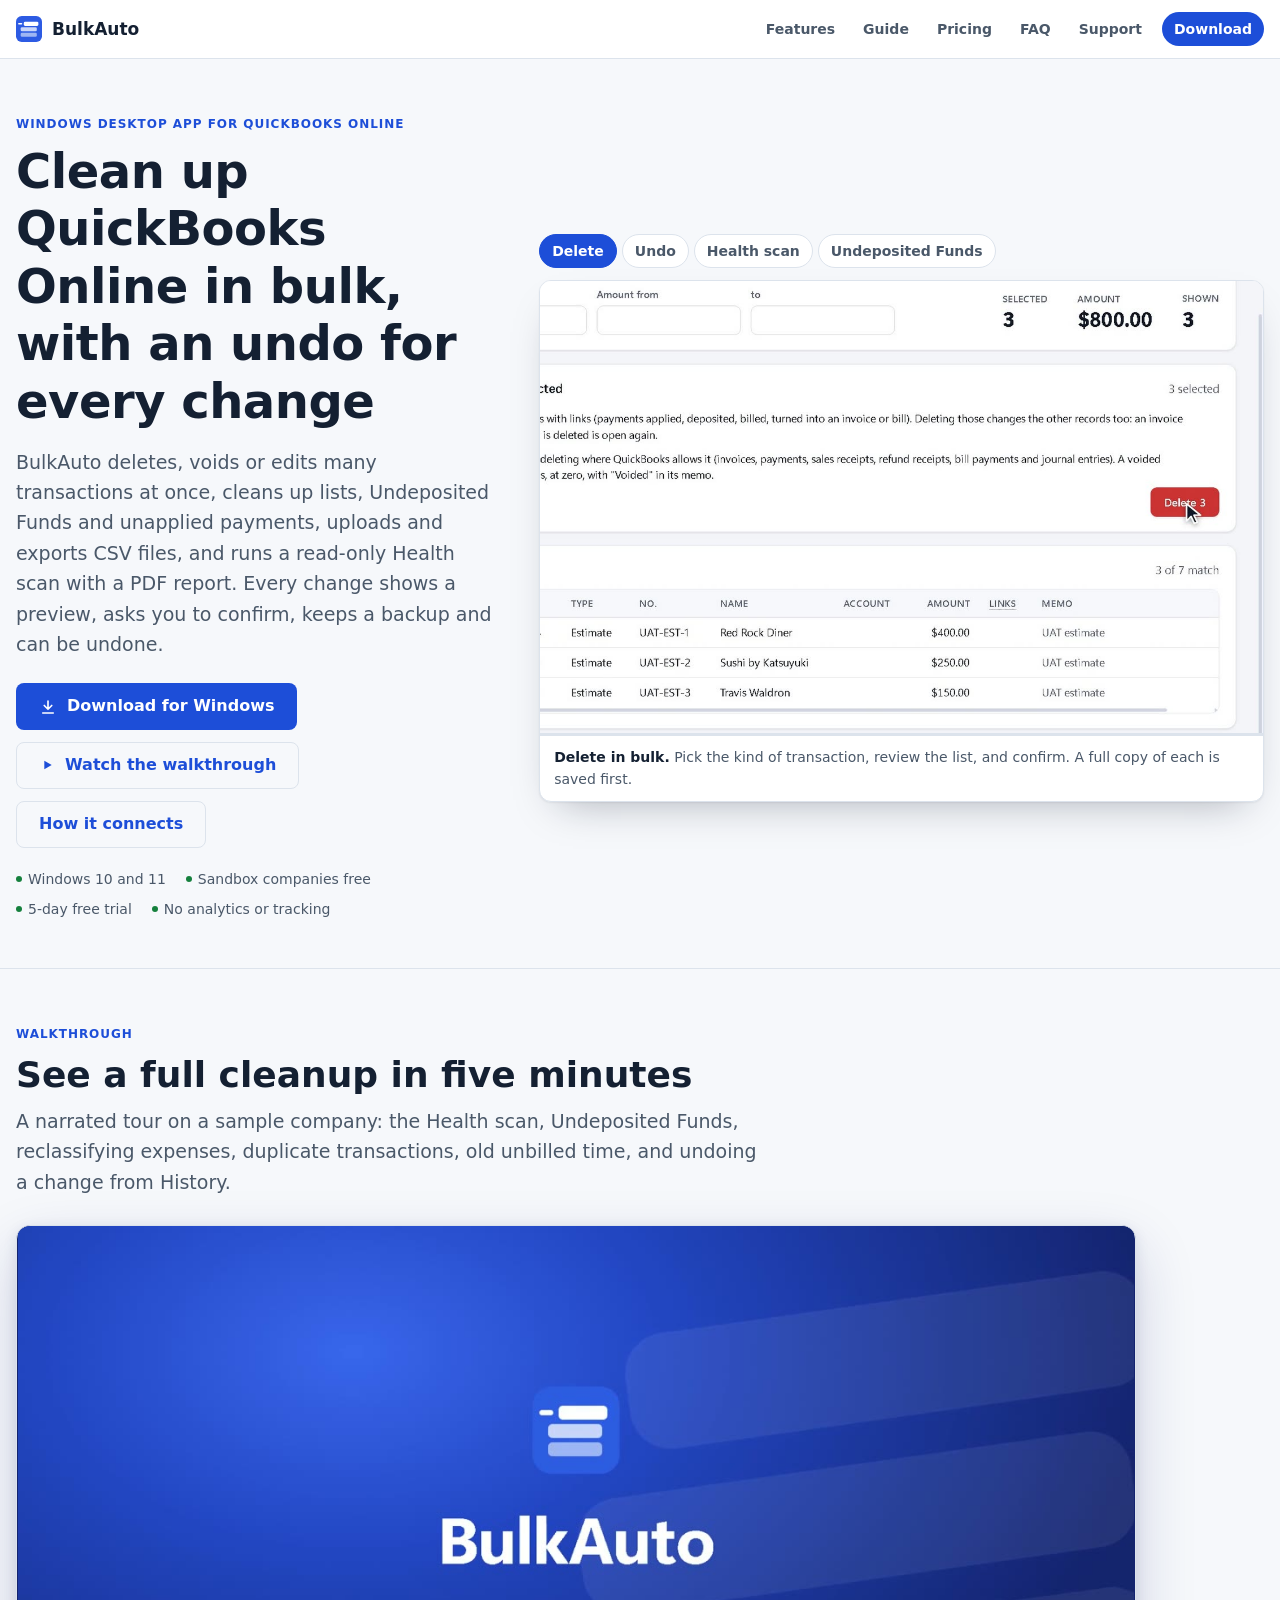
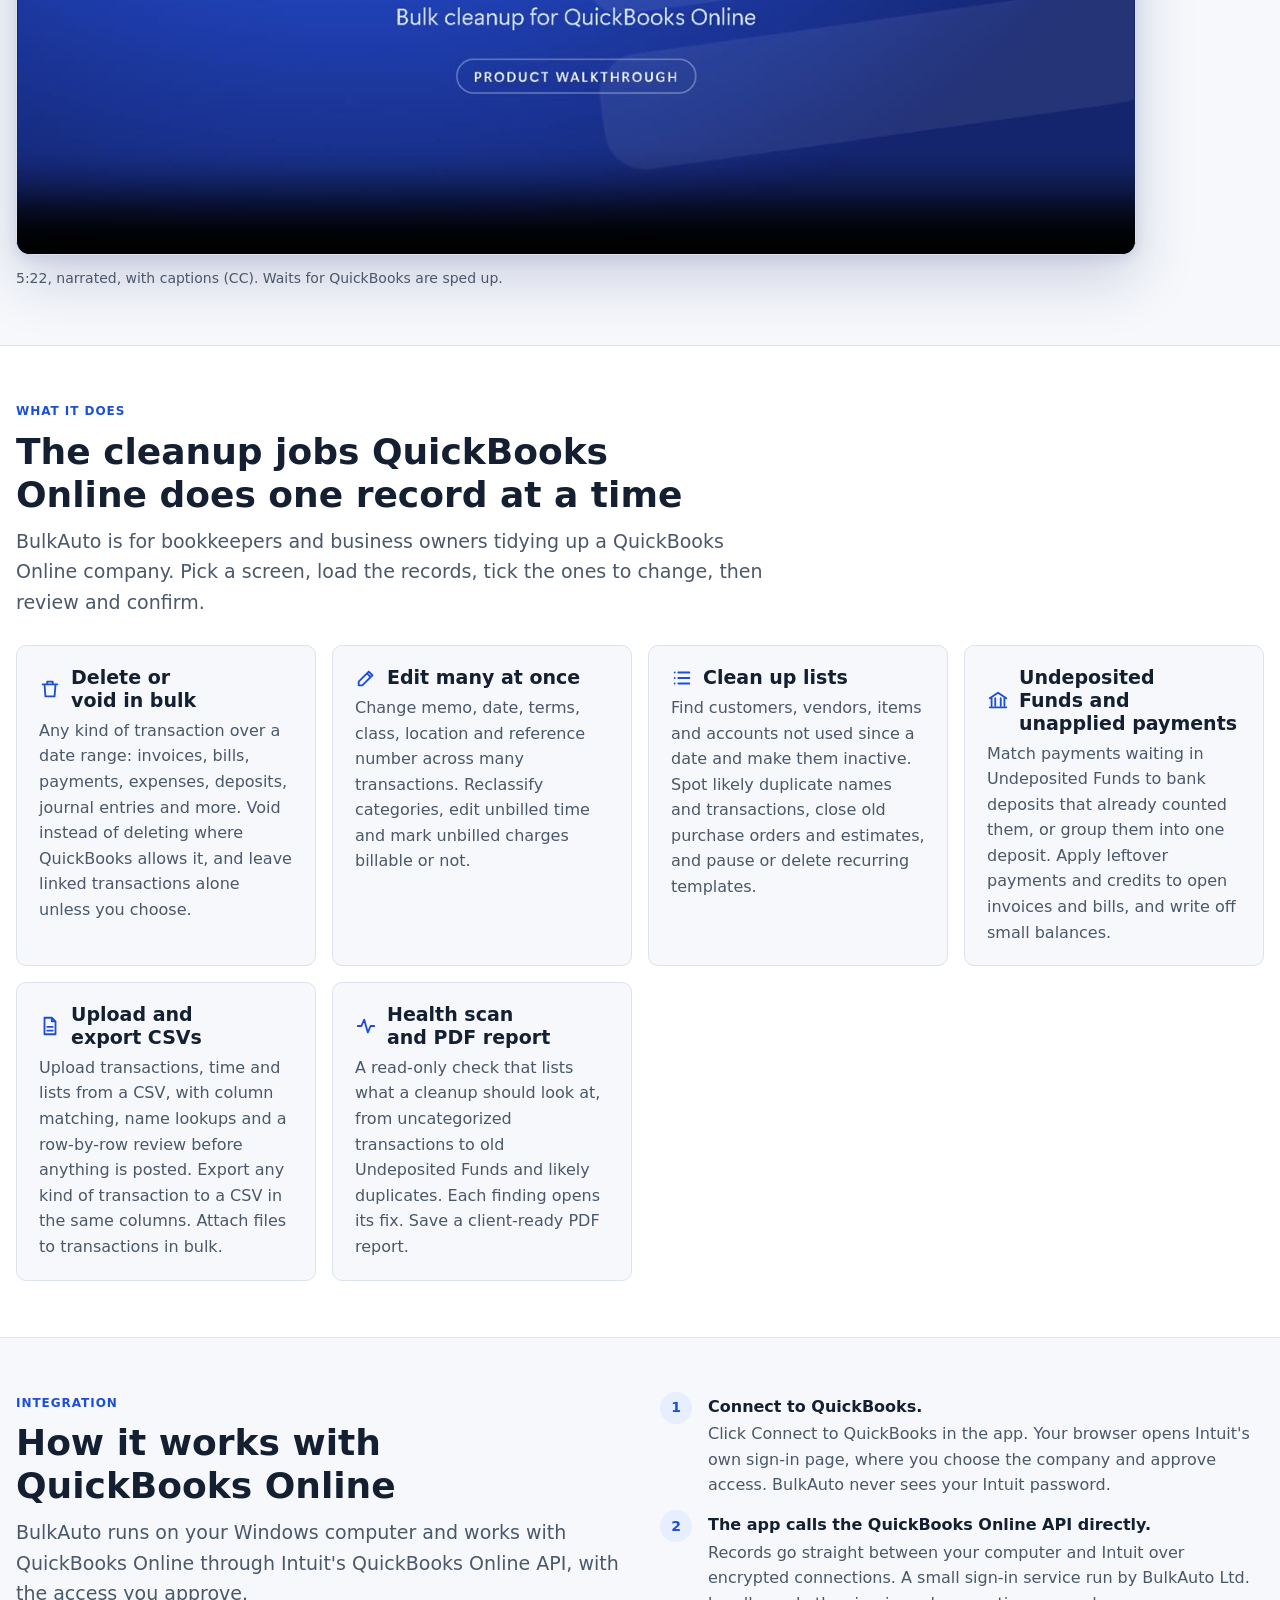
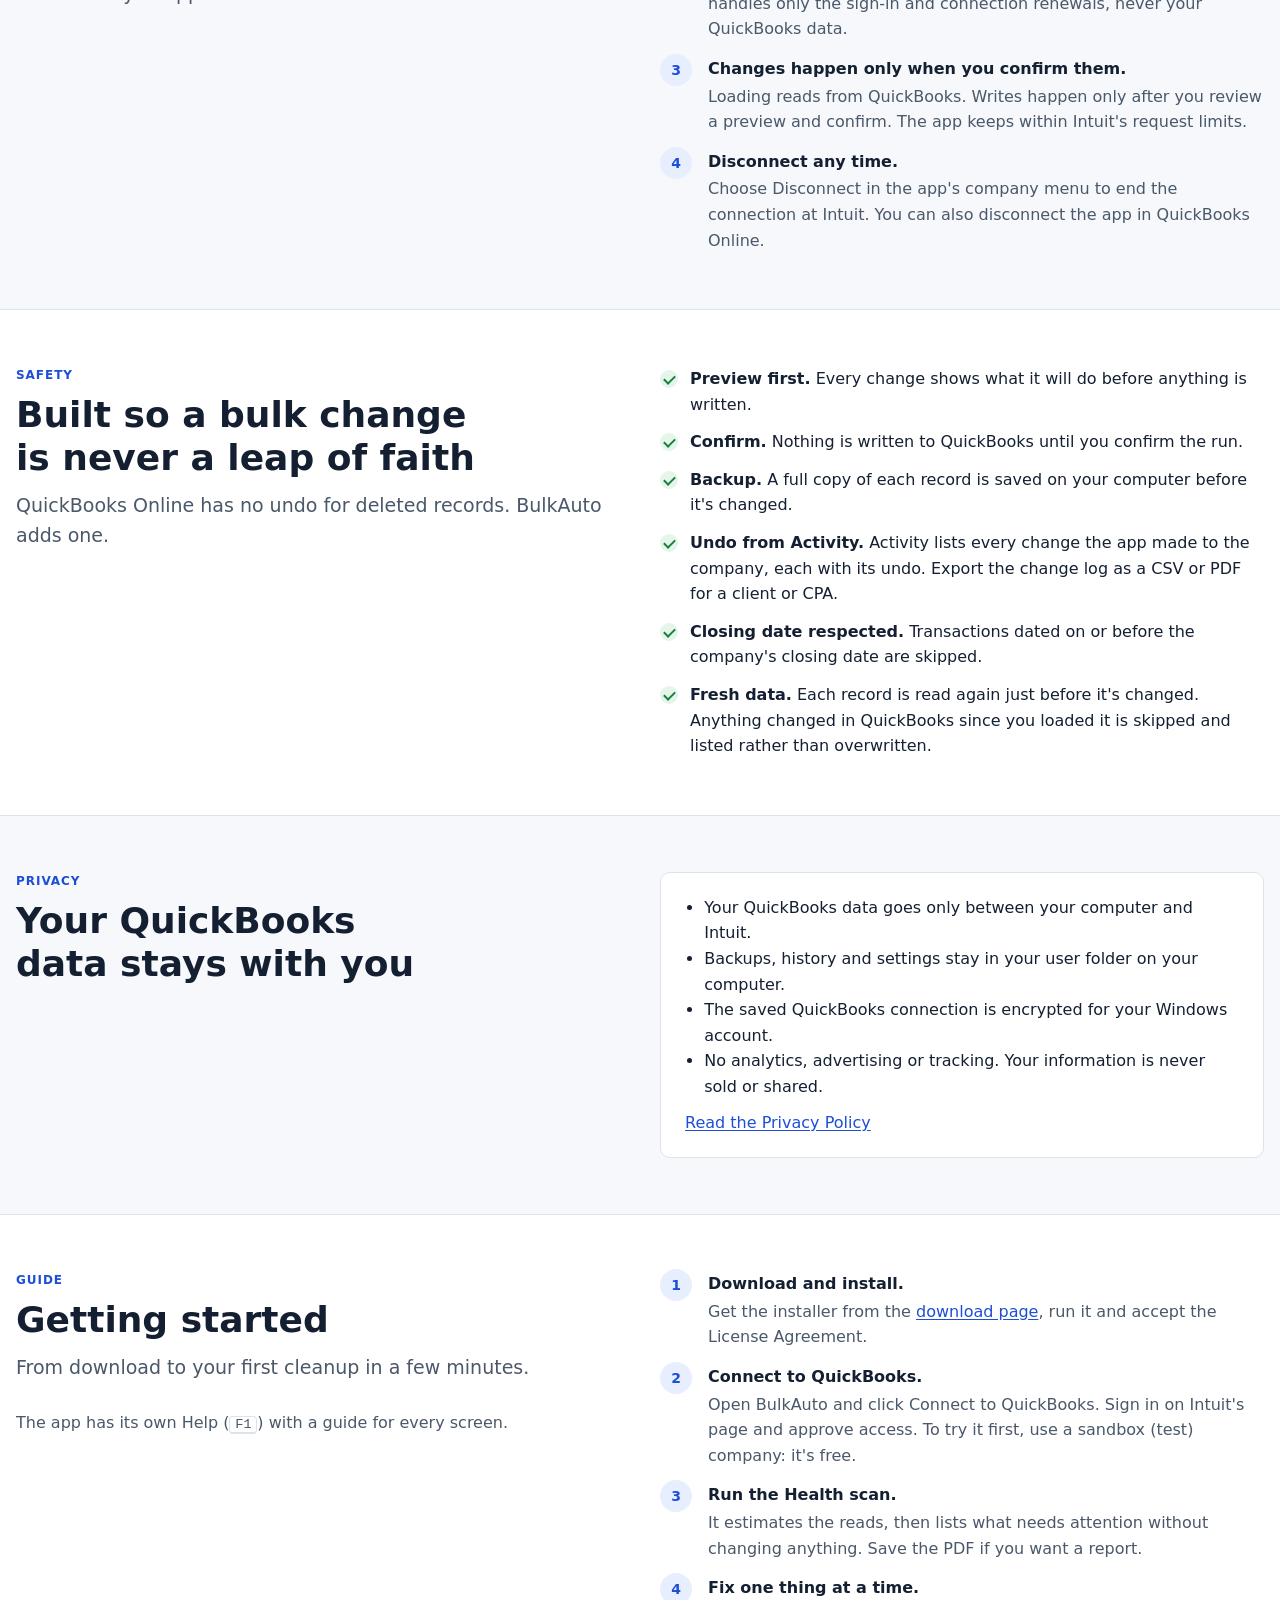
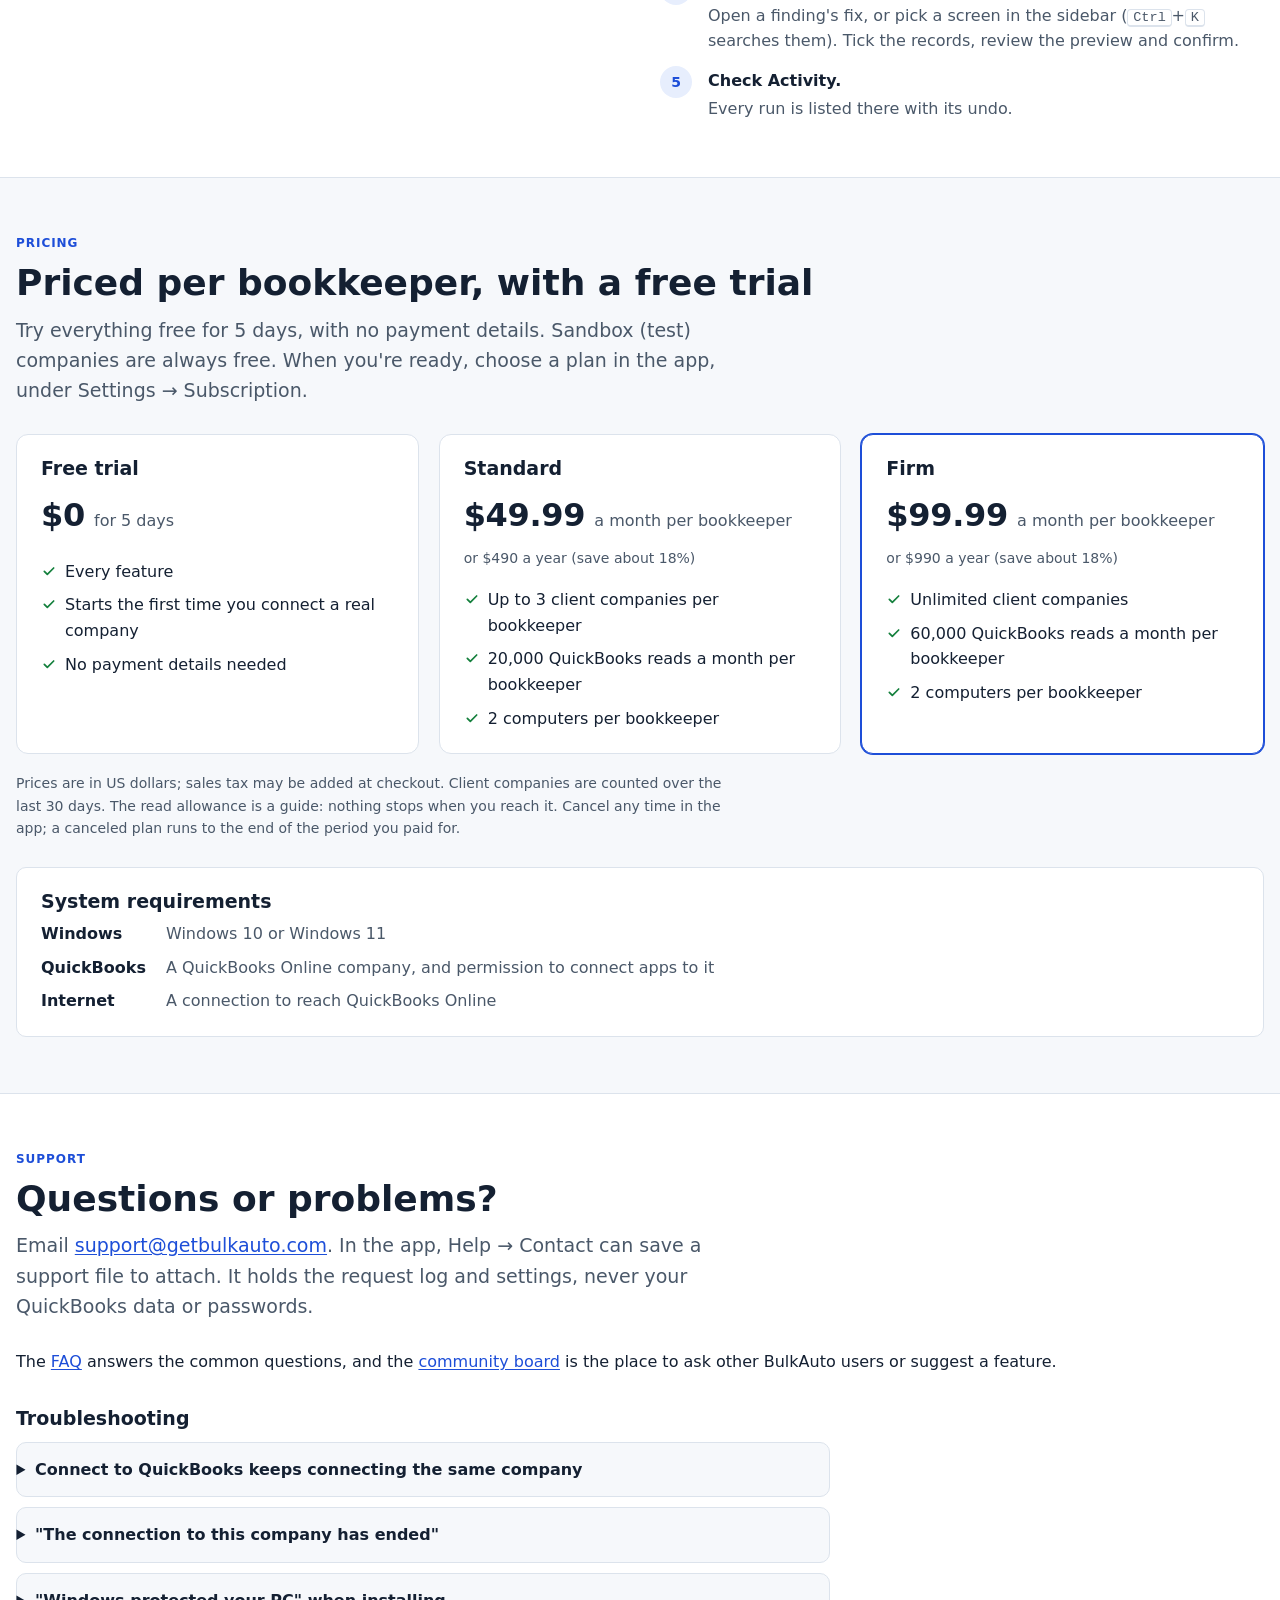
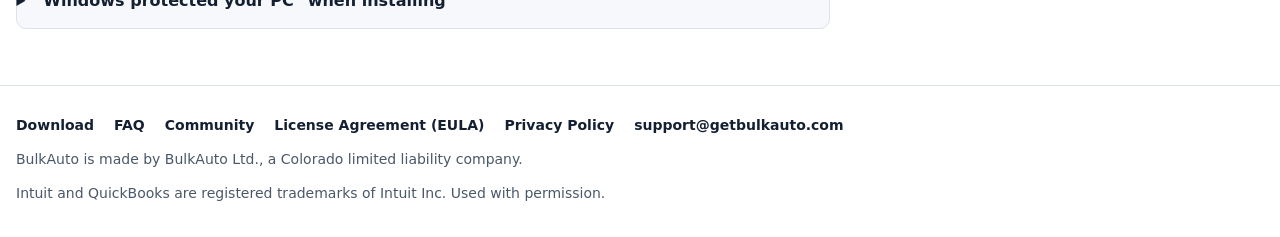
<file: index.html>
<!doctype html>
<html lang="en">
<head>
<meta charset="utf-8">
<meta name="viewport" content="width=device-width, initial-scale=1, viewport-fit=cover">
<title>BulkAuto: bulk cleanup for QuickBooks Online</title>
<meta name="description" content="BulkAuto is a Windows desktop app that cleans up QuickBooks Online in bulk: delete, void or edit many transactions at once, tidy lists, Undeposited Funds and unapplied payments, upload and export CSVs, and run a read-only Health scan. Every change is previewed, confirmed, backed up and can be undone.">
<meta name="color-scheme" content="light dark">
<link rel="icon" href="/favicon.ico" sizes="48x48">
<link rel="icon" href="/favicon.svg" type="image/svg+xml">
<link rel="icon" href="/favicon-96.png" type="image/png" sizes="96x96">
<link rel="apple-touch-icon" href="/apple-touch-icon.png">
<link rel="canonical" href="https://getbulkauto.com/">
<meta property="og:site_name" content="BulkAuto">
<meta property="og:type" content="website">
<meta property="og:url" content="https://getbulkauto.com/">
<meta property="og:title" content="BulkAuto: bulk cleanup for QuickBooks Online">
<meta property="og:description" content="A Windows app that cleans up QuickBooks Online in bulk. Every change is previewed, backed up and can be undone.">
<meta property="og:image" content="https://getbulkauto.com/media/walkthrough.jpg">
<script type="application/ld+json">
{
  "@context": "https://schema.org",
  "@graph": [
    {
      "@type": "WebSite",
      "@id": "https://getbulkauto.com/#website",
      "name": "BulkAuto",
      "alternateName": ["BulkAuto for QuickBooks Online", "getbulkauto.com"],
      "url": "https://getbulkauto.com/",
      "publisher": { "@id": "https://getbulkauto.com/#org" }
    },
    {
      "@type": "Organization",
      "@id": "https://getbulkauto.com/#org",
      "name": "BulkAuto Ltd.",
      "url": "https://getbulkauto.com/",
      "logo": "https://getbulkauto.com/logo-512.png",
      "email": "support@getbulkauto.com"
    }
  ]
}
</script>
<link rel="stylesheet" href="style.css">
</head>
<body>
<a class="skip" href="#main">Skip to content</a>
<header class="masthead">
  <div class="masthead-inner">
    <a class="product" href="./"><svg width="26" height="26" viewBox="0 0 100 100" aria-hidden="true"><rect width="100" height="100" rx="22" fill="#2d5be3"></rect><rect x="18" y="64" width="62" height="16" rx="5" fill="#9fb6f3"></rect><rect x="18" y="43" width="62" height="16" rx="5" fill="#c9d6fa"></rect><rect x="30" y="22" width="56" height="16" rx="5" fill="#ffffff"></rect><rect x="8" y="27" width="16" height="6" rx="3" fill="#ffffff"></rect></svg> BulkAuto</a>
    <nav class="doc-nav" aria-label="Site">
      <a href="#features">Features</a>
      <a href="#getting-started">Guide</a>
      <a href="#pricing">Pricing</a>
      <a href="faq/">FAQ</a>
      <a href="#support">Support</a>
      <a class="nav-cta" href="download/">Download</a>
    </nav>
  </div>
</header>

<main id="main">
  <section class="hero" aria-labelledby="hero-title">
    <div class="wrap hero-grid">
      <div>
        <p class="eyebrow">Windows desktop app for QuickBooks Online</p>
        <h1 id="hero-title">Clean up QuickBooks Online in bulk, with an undo for every change</h1>
        <p class="lead">BulkAuto deletes, voids or edits many transactions at once, cleans up lists, Undeposited Funds and
          unapplied payments, uploads and exports CSV files, and runs a read-only Health scan with a PDF report. Every
          change shows a preview, asks you to confirm, keeps a backup and can be undone.</p>
        <div class="actions">
          <a class="button" href="download/"><svg width="18" height="18" viewBox="0 0 24 24" aria-hidden="true" fill="none" stroke="currentColor" stroke-width="2.2" stroke-linecap="round" stroke-linejoin="round"><path d="M12 4v11M7 10l5 5 5-5M5 20h14"/></svg>Download for Windows</a>
          <a class="button secondary" href="#walkthrough"><svg width="16" height="16" viewBox="0 0 24 24" aria-hidden="true" fill="currentColor"><path d="M8 5.5v13l11-6.5z"/></svg>Watch the walkthrough</a>
          <a class="button secondary" href="#how-it-connects">How it connects</a>
        </div>
        <ul class="facts">
          <li>Windows 10 and 11</li>
          <li>Sandbox companies free</li>
          <li>5-day free trial</li>
          <li>No analytics or tracking</li>
        </ul>
      </div>
      <div class="hero-art demo-carousel" role="region" aria-roledescription="carousel" aria-label="BulkAuto in action">
        <div class="demo-tabs" role="tablist" aria-label="Flows">
          <button type="button" role="tab" id="tab-delete" aria-selected="true" tabindex="0" aria-controls="demo-stage"
            data-clip="delete" data-title="Delete in bulk." data-text="Pick the kind of transaction, review the list, and confirm. A full copy of each is saved first.">Delete</button>
          <button type="button" role="tab" id="tab-undo" aria-selected="false" tabindex="-1" aria-controls="demo-stage"
            data-clip="undo" data-title="Undo a run." data-text="Activity lists every change BulkAuto made. Undo puts it back, after you confirm.">Undo</button>
          <button type="button" role="tab" id="tab-health" aria-selected="false" tabindex="-1" aria-controls="demo-stage"
            data-clip="health" data-title="Health scan." data-text="A read-only check of the books, with the screen that fixes each finding and a PDF for your client.">Health scan</button>
          <button type="button" role="tab" id="tab-uf" aria-selected="false" tabindex="-1" aria-controls="demo-stage"
            data-clip="uf" data-title="Undeposited Funds." data-text="Payments a bank deposit already counted are found, with the reason, and moved into that deposit.">Undeposited Funds</button>
        </div>
        <figure class="demo-frame" id="demo-stage" role="tabpanel" aria-labelledby="tab-delete">
          <video class="demo" src="media/delete.mp4" poster="media/delete.jpg" width="1280" height="800"
            muted playsinline autoplay preload="auto"
            aria-label="BulkAuto at work on a demo QuickBooks Online company. Waits for QuickBooks are sped up."></video>
          <div class="demo-progress" aria-hidden="true"><span></span></div>
          <figcaption id="demo-caption"><b>Delete in bulk.</b> Pick the kind of transaction, review the list, and confirm. A full copy of each is saved first.</figcaption>
        </figure>
      </div>
    </div>
  </section>

  <section class="section" id="walkthrough" aria-labelledby="walkthrough-title">
    <div class="wrap">
      <p class="eyebrow">Walkthrough</p>
      <h2 id="walkthrough-title">See a full cleanup in five minutes</h2>
      <p class="lead">A narrated tour on a sample company: the Health scan, Undeposited Funds, reclassifying expenses,
        duplicate transactions, old unbilled time, and undoing a change from History.</p>
      <figure class="walkthrough">
        <video controls playsinline preload="metadata" poster="media/walkthrough.jpg" width="1920" height="1080">
          <source src="media/walkthrough.mp4" type="video/mp4">
          <track kind="captions" src="media/walkthrough.vtt" srclang="en" label="English">
          Your browser can't play this video. <a href="media/walkthrough.mp4">Download the walkthrough</a>.
        </video>
        <figcaption>5:22, narrated, with captions (CC). Waits for QuickBooks are sped up.</figcaption>
      </figure>
    </div>
  </section>

  <section class="section alt" id="features" aria-labelledby="features-title">
    <div class="wrap">
      <p class="eyebrow">What it does</p>
      <h2 id="features-title">The cleanup jobs QuickBooks Online does one record at a time</h2>
      <p class="lead">BulkAuto is for bookkeepers and business owners tidying up a QuickBooks Online company. Pick a
        screen, load the records, tick the ones to change, then review and confirm.</p>
      <div class="grid">
        <article class="feature">
          <h3><svg width="22" height="22" viewBox="0 0 24 24" aria-hidden="true" fill="none" stroke="currentColor" stroke-width="2" stroke-linecap="round" stroke-linejoin="round"><path d="M4 7h16M9 7V4h6v3M6 7l1 13h10l1-13"/></svg>Delete or void in bulk</h3>
          <p>Any kind of transaction over a date range: invoices, bills, payments, expenses, deposits, journal entries
            and more. Void instead of deleting where QuickBooks allows it, and leave linked transactions alone unless
            you choose.</p>
        </article>
        <article class="feature">
          <h3><svg width="22" height="22" viewBox="0 0 24 24" aria-hidden="true" fill="none" stroke="currentColor" stroke-width="2" stroke-linecap="round" stroke-linejoin="round"><path d="M4 20h4L19 9l-4-4L4 16v4zM13 7l4 4"/></svg>Edit many at once</h3>
          <p>Change memo, date, terms, class, location and reference number across many transactions. Reclassify
            categories, edit unbilled time and mark unbilled charges billable or not.</p>
        </article>
        <article class="feature">
          <h3><svg width="22" height="22" viewBox="0 0 24 24" aria-hidden="true" fill="none" stroke="currentColor" stroke-width="2" stroke-linecap="round" stroke-linejoin="round"><path d="M8 6h12M8 12h12M8 18h12M4 6h.01M4 12h.01M4 18h.01"/></svg>Clean up lists</h3>
          <p>Find customers, vendors, items and accounts not used since a date and make them inactive. Spot likely
            duplicate names and transactions, close old purchase orders and estimates, and pause or delete recurring
            templates.</p>
        </article>
        <article class="feature">
          <h3><svg width="22" height="22" viewBox="0 0 24 24" aria-hidden="true" fill="none" stroke="currentColor" stroke-width="2" stroke-linecap="round" stroke-linejoin="round"><path d="M3 10l9-6 9 6M5 10v8M19 10v8M9 10v8M15 10v8M3 20h18"/></svg>Undeposited Funds and unapplied payments</h3>
          <p>Match payments waiting in Undeposited Funds to bank deposits that already counted them, or group them
            into one deposit. Apply leftover payments and credits to open invoices and bills, and write off small
            balances.</p>
        </article>
        <article class="feature">
          <h3><svg width="22" height="22" viewBox="0 0 24 24" aria-hidden="true" fill="none" stroke="currentColor" stroke-width="2" stroke-linecap="round" stroke-linejoin="round"><path d="M14 3H6v18h12V7l-4-4zM14 3v4h4M9 13h6M9 17h6"/></svg>Upload and export CSVs</h3>
          <p>Upload transactions, time and lists from a CSV, with column matching, name lookups and a row-by-row review
            before anything is posted. Export any kind of transaction to a CSV in the same columns. Attach files to
            transactions in bulk.</p>
        </article>
        <article class="feature">
          <h3><svg width="22" height="22" viewBox="0 0 24 24" aria-hidden="true" fill="none" stroke="currentColor" stroke-width="2" stroke-linecap="round" stroke-linejoin="round"><path d="M3 12h4l3-7 4 14 3-7h4"/></svg>Health scan and PDF report</h3>
          <p>A read-only check that lists what a cleanup should look at, from uncategorized transactions to old
            Undeposited Funds and likely duplicates. Each finding opens its fix. Save a client-ready PDF report.</p>
        </article>
      </div>
    </div>
  </section>

  <section class="section" id="how-it-connects" aria-labelledby="connect-title">
    <div class="wrap two-col">
      <div>
        <p class="eyebrow">Integration</p>
        <h2 id="connect-title">How it works with QuickBooks Online</h2>
        <p class="lead">BulkAuto runs on your Windows computer and works with QuickBooks Online through Intuit's
          QuickBooks Online API, with the access you approve.</p>
      </div>
      <ol class="steps">
        <li><b>Connect to QuickBooks.</b>
          <p>Click Connect to QuickBooks in the app. Your browser opens Intuit's own sign-in page, where you choose the
            company and approve access. BulkAuto never sees your Intuit password.</p></li>
        <li><b>The app calls the QuickBooks Online API directly.</b>
          <p>Records go straight between your computer and Intuit over encrypted connections. A small sign-in service
            run by BulkAuto Ltd. handles only the sign-in and connection renewals, never your QuickBooks data.</p></li>
        <li><b>Changes happen only when you confirm them.</b>
          <p>Loading reads from QuickBooks. Writes happen only after you review a preview and confirm. The app keeps
            within Intuit's request limits.</p></li>
        <li><b>Disconnect any time.</b>
          <p>Choose Disconnect in the app's company menu to end the connection at Intuit. You can also disconnect the
            app in QuickBooks Online.</p></li>
      </ol>
    </div>
  </section>

  <section class="section alt" id="safety" aria-labelledby="safety-title">
    <div class="wrap two-col">
      <div>
        <p class="eyebrow">Safety</p>
        <h2 id="safety-title">Built so a bulk change is never a leap of faith</h2>
        <p class="lead">QuickBooks Online has no undo for deleted records. BulkAuto adds one.</p>
      </div>
      <ul class="checks">
        <li><b>Preview first.</b> Every change shows what it will do before anything is written.</li>
        <li><b>Confirm.</b> Nothing is written to QuickBooks until you confirm the run.</li>
        <li><b>Backup.</b> A full copy of each record is saved on your computer before it's changed.</li>
        <li><b>Undo from Activity.</b> Activity lists every change the app made to the company, each with its undo.
          Export the change log as a CSV or PDF for a client or CPA.</li>
        <li><b>Closing date respected.</b> Transactions dated on or before the company's closing date are skipped.</li>
        <li><b>Fresh data.</b> Each record is read again just before it's changed. Anything changed in QuickBooks since
          you loaded it is skipped and listed rather than overwritten.</li>
      </ul>
    </div>
  </section>

  <section class="section" id="privacy" aria-labelledby="privacy-title">
    <div class="wrap two-col">
      <div>
        <p class="eyebrow">Privacy</p>
        <h2 id="privacy-title">Your QuickBooks data stays with you</h2>
      </div>
      <div class="panel">
        <ul>
          <li>Your QuickBooks data goes only between your computer and Intuit.</li>
          <li>Backups, history and settings stay in your user folder on your computer.</li>
          <li>The saved QuickBooks connection is encrypted for your Windows account.</li>
          <li>No analytics, advertising or tracking. Your information is never sold or shared.</li>
        </ul>
        <p><a href="privacy/">Read the Privacy Policy</a></p>
      </div>
    </div>
  </section>

  <section class="section alt" id="getting-started" aria-labelledby="start-title">
    <div class="wrap two-col">
      <div>
        <p class="eyebrow">Guide</p>
        <h2 id="start-title">Getting started</h2>
        <p class="lead">From download to your first cleanup in a few minutes.</p>
        <p class="muted">The app has its own Help (<kbd>F1</kbd>) with a guide for every screen.</p>
      </div>
      <ol class="steps">
        <li><b>Download and install.</b>
          <p>Get the installer from the <a href="download/">download page</a>, run it and accept the License
            Agreement.</p></li>
        <li><b>Connect to QuickBooks.</b>
          <p>Open BulkAuto and click Connect to QuickBooks. Sign in on Intuit's page and approve access. To try it
            first, use a sandbox (test) company: it's free.</p></li>
        <li><b>Run the Health scan.</b>
          <p>It estimates the reads, then lists what needs attention without changing anything. Save the PDF if you
            want a report.</p></li>
        <li><b>Fix one thing at a time.</b>
          <p>Open a finding's fix, or pick a screen in the sidebar (<kbd>Ctrl</kbd>+<kbd>K</kbd> searches them). Tick
            the records, review the preview and confirm.</p></li>
        <li><b>Check Activity.</b>
          <p>Every run is listed there with its undo.</p></li>
      </ol>
    </div>
  </section>

  <section class="section" id="pricing" aria-labelledby="pricing-title">
    <div class="wrap">
      <p class="eyebrow">Pricing</p>
      <h2 id="pricing-title">Priced per bookkeeper, with a free trial</h2>
      <p class="lead">Try everything free for 5 days, with no payment details. Sandbox (test) companies are always free.
        When you're ready, choose a plan in the app, under Settings → Subscription.</p>
      <div class="price-grid">
        <article class="price-card">
          <h3>Free trial</h3>
          <p class="price"><b>$0</b> for 5 days</p>
          <ul class="price-list">
            <li><svg width="16" height="16" viewBox="0 0 24 24" aria-hidden="true" fill="none" stroke="currentColor" stroke-width="2.6" stroke-linecap="round" stroke-linejoin="round"><path d="M5 12.5l4.5 4.5L19 7.5"/></svg><span>Every feature</span></li>
            <li><svg width="16" height="16" viewBox="0 0 24 24" aria-hidden="true" fill="none" stroke="currentColor" stroke-width="2.6" stroke-linecap="round" stroke-linejoin="round"><path d="M5 12.5l4.5 4.5L19 7.5"/></svg><span>Starts the first time you connect a real company</span></li>
            <li><svg width="16" height="16" viewBox="0 0 24 24" aria-hidden="true" fill="none" stroke="currentColor" stroke-width="2.6" stroke-linecap="round" stroke-linejoin="round"><path d="M5 12.5l4.5 4.5L19 7.5"/></svg><span>No payment details needed</span></li>
          </ul>
        </article>
        <article class="price-card">
          <h3>Standard</h3>
          <p class="price"><b>$49.99</b> a month per bookkeeper</p>
          <p class="price-alt">or $490 a year (save about 18%)</p>
          <ul class="price-list">
            <li><svg width="16" height="16" viewBox="0 0 24 24" aria-hidden="true" fill="none" stroke="currentColor" stroke-width="2.6" stroke-linecap="round" stroke-linejoin="round"><path d="M5 12.5l4.5 4.5L19 7.5"/></svg><span>Up to 3 client companies per bookkeeper</span></li>
            <li><svg width="16" height="16" viewBox="0 0 24 24" aria-hidden="true" fill="none" stroke="currentColor" stroke-width="2.6" stroke-linecap="round" stroke-linejoin="round"><path d="M5 12.5l4.5 4.5L19 7.5"/></svg><span>20,000 QuickBooks reads a month per bookkeeper</span></li>
            <li><svg width="16" height="16" viewBox="0 0 24 24" aria-hidden="true" fill="none" stroke="currentColor" stroke-width="2.6" stroke-linecap="round" stroke-linejoin="round"><path d="M5 12.5l4.5 4.5L19 7.5"/></svg><span>2 computers per bookkeeper</span></li>
          </ul>
        </article>
        <article class="price-card featured">
          <h3>Firm</h3>
          <p class="price"><b>$99.99</b> a month per bookkeeper</p>
          <p class="price-alt">or $990 a year (save about 18%)</p>
          <ul class="price-list">
            <li><svg width="16" height="16" viewBox="0 0 24 24" aria-hidden="true" fill="none" stroke="currentColor" stroke-width="2.6" stroke-linecap="round" stroke-linejoin="round"><path d="M5 12.5l4.5 4.5L19 7.5"/></svg><span>Unlimited client companies</span></li>
            <li><svg width="16" height="16" viewBox="0 0 24 24" aria-hidden="true" fill="none" stroke="currentColor" stroke-width="2.6" stroke-linecap="round" stroke-linejoin="round"><path d="M5 12.5l4.5 4.5L19 7.5"/></svg><span>60,000 QuickBooks reads a month per bookkeeper</span></li>
            <li><svg width="16" height="16" viewBox="0 0 24 24" aria-hidden="true" fill="none" stroke="currentColor" stroke-width="2.6" stroke-linecap="round" stroke-linejoin="round"><path d="M5 12.5l4.5 4.5L19 7.5"/></svg><span>2 computers per bookkeeper</span></li>
          </ul>
        </article>
      </div>
      <p class="price-notes">Prices are in US dollars; sales tax may be added at checkout. Client companies are counted over
        the last 30 days. The read allowance is a guide: nothing stops when you reach it. Cancel any time in the app;
        a canceled plan runs to the end of the period you paid for.</p>
      <div class="panel" id="requirements">
        <h3>System requirements</h3>
        <dl class="specs">
          <dt>Windows</dt><dd>Windows 10 or Windows 11</dd>
          <dt>QuickBooks</dt><dd>A QuickBooks Online company, and permission to connect apps to it</dd>
          <dt>Internet</dt><dd>A connection to reach QuickBooks Online</dd>
        </dl>
      </div>
    </div>
  </section>

  <section class="section alt" id="support" aria-labelledby="support-title">
    <div class="wrap">
      <p class="eyebrow">Support</p>
      <h2 id="support-title">Questions or problems?</h2>
      <p class="lead">Email <a href="mailto:support@getbulkauto.com">support@getbulkauto.com</a>. In the app, Help →
        Contact can save a support file to attach. It holds the request log and settings, never your QuickBooks data or
        passwords.</p>
      <p>The <a href="faq/">FAQ</a> answers the common questions, and the
        <a href="https://github.com/logcnoble-netizen/bulkauto-community/discussions" target="_blank" rel="noopener">community board</a>
        is the place to ask other BulkAuto users or suggest a feature.</p>
      <h3 class="faq-title" id="troubleshooting">Troubleshooting</h3>
      <div class="faq">
        <details>
          <summary>Connect to QuickBooks keeps connecting the same company</summary>
          <p>Your browser remembers the Intuit account you last signed in with, so Intuit signs you straight back in to
            it and connects its company again. To connect a company that belongs to a different Intuit login:</p>
          <ol>
            <li>In your browser, go to <a href="https://accounts.intuit.com" target="_blank" rel="noopener">accounts.intuit.com</a>
              (or QuickBooks Online) and sign out.</li>
            <li>In BulkAuto, click <b>Connect to QuickBooks</b>, or <b>Connect another company</b> in the company menu.</li>
            <li>Sign in to Intuit with the login for the company you want, choose it, and approve.</li>
          </ol>
          <p>Or open the Intuit sign-in in a private browser window, where nobody is signed in. If one Intuit login can
            reach several companies, Intuit asks which one on its approval page.</p>
        </details>
        <details>
          <summary>"The connection to this company has ended"</summary>
          <p>The company was disconnected, in BulkAuto or in QuickBooks Online, or BulkAuto wasn't used with it for 100
            days. Click <b>Connect to QuickBooks</b> and sign in again; your backups and history are kept.</p>
        </details>
        <details>
          <summary>"Windows protected your PC" when installing</summary>
          <p>The installer is signed by its publisher, Logan Noble. Windows can still show this while a new publisher's
            signature builds its reputation: click <b>More info</b>, then <b>Run anyway</b>.</p>
        </details>
      </div>
    </div>
  </section>
</main>
<script>
  // The demo carousel: each flow plays once, then the next; a tab picks a flow (which then loops) and stops the
  // advancing. It pauses off screen. Anyone who asks for less motion gets the still picture and play controls instead.
  (() => {
    const tabs = [...document.querySelectorAll('.demo-tabs [role=tab]')];
    const stage = document.getElementById('demo-stage');
    const video = stage.querySelector('video');
    const caption = document.getElementById('demo-caption');
    const bar = stage.querySelector('.demo-progress span');
    const still = matchMedia('(prefers-reduced-motion: reduce)').matches;
    let current = 0;
    let advancing = !still;
    let onScreen = true;
    function show(k, play) {
      current = k;
      tabs.forEach((t, j) => { t.setAttribute('aria-selected', String(j === k)); t.tabIndex = j === k ? 0 : -1; });
      const t = tabs[k];
      stage.setAttribute('aria-labelledby', t.id);
      video.poster = 'media/' + t.dataset.clip + '.jpg';
      video.src = 'media/' + t.dataset.clip + '.mp4';
      const b = document.createElement('b');
      b.textContent = t.dataset.title;
      caption.replaceChildren(b, ' ' + t.dataset.text);
      bar.style.transform = 'scaleX(0)';
      if (play && onScreen) video.play().catch(() => {});
    }
    tabs.forEach((t, k) => t.addEventListener('click', () => { advancing = false; video.loop = !still; show(k, !still); }));
    document.querySelector('.demo-tabs').addEventListener('keydown', (e) => {
      const step = e.key === 'ArrowRight' ? 1 : e.key === 'ArrowLeft' ? -1 : 0;
      if (!step) return;
      e.preventDefault();
      const k = (current + step + tabs.length) % tabs.length;
      tabs[k].focus();
      tabs[k].click();
    });
    video.addEventListener('ended', () => { if (advancing) show((current + 1) % tabs.length, true); });
    video.addEventListener('timeupdate', () => { bar.style.transform = 'scaleX(' + (video.duration ? video.currentTime / video.duration : 0) + ')'; });
    if (still) { video.removeAttribute('autoplay'); video.pause(); video.controls = true; stage.classList.add('still'); return; }
    if ('IntersectionObserver' in window) {
      new IntersectionObserver(([e]) => { onScreen = e.isIntersecting; onScreen ? video.play().catch(() => {}) : video.pause(); }, { threshold: 0.3 }).observe(video);
    }
  })();
</script>

<footer class="site-footer">
  <div class="wrap">
    <ul class="footer-links">
      <li><a href="download/">Download</a></li>
      <li><a href="faq/">FAQ</a></li>
      <li><a href="https://github.com/logcnoble-netizen/bulkauto-community/discussions" target="_blank" rel="noopener">Community</a></li>
      <li><a href="eula/">License Agreement (EULA)</a></li>
      <li><a href="privacy/">Privacy Policy</a></li>
      <li><a href="mailto:support@getbulkauto.com">support@getbulkauto.com</a></li>
    </ul>
    <p>BulkAuto is made by BulkAuto Ltd., a Colorado limited liability company.</p>
    <p>Intuit and QuickBooks are registered trademarks of Intuit Inc. Used with permission.</p>
  </div>
</footer>
</body>
</html>
</file>
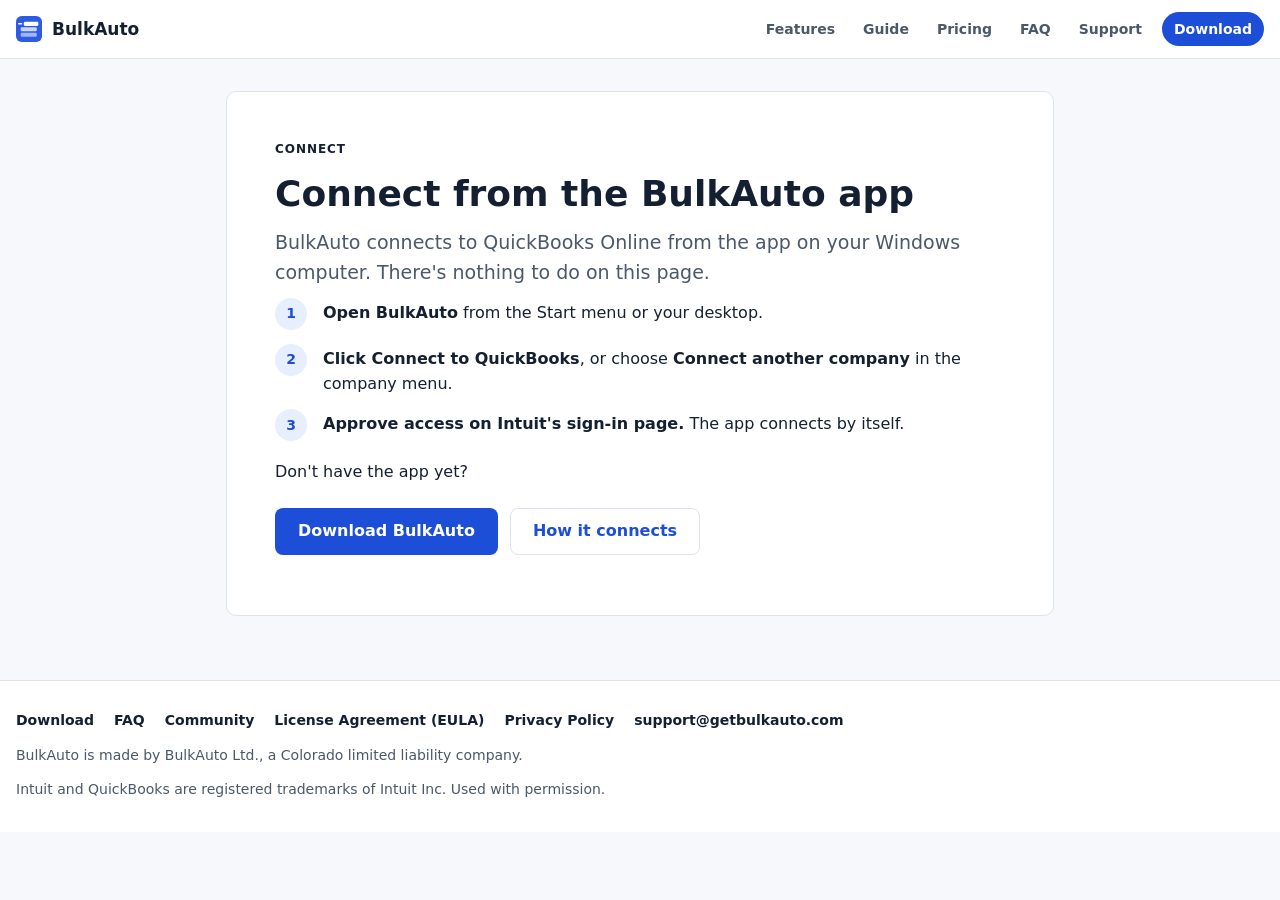
<file: connect/index.html>
<!doctype html>
<html lang="en">
<head>
<meta charset="utf-8">
<meta name="viewport" content="width=device-width, initial-scale=1, viewport-fit=cover">
<meta name="referrer" content="no-referrer">
<title>Connect BulkAuto to QuickBooks</title>
<meta name="description" content="BulkAuto connects to QuickBooks Online from the app on your Windows computer. How to connect, and where to download it.">
<meta name="color-scheme" content="light dark">
<link rel="icon" href="/favicon.ico" sizes="48x48">
<link rel="icon" href="/favicon.svg" type="image/svg+xml">
<link rel="icon" href="/favicon-96.png" type="image/png" sizes="96x96">
<link rel="apple-touch-icon" href="/apple-touch-icon.png">
<link rel="stylesheet" href="../style.css">
</head>
<body>
<a class="skip" href="#main">Skip to content</a>
<header class="masthead">
  <div class="masthead-inner">
    <a class="product" href="../"><svg width="26" height="26" viewBox="0 0 100 100" aria-hidden="true"><rect width="100" height="100" rx="22" fill="#2d5be3"></rect><rect x="18" y="64" width="62" height="16" rx="5" fill="#9fb6f3"></rect><rect x="18" y="43" width="62" height="16" rx="5" fill="#c9d6fa"></rect><rect x="30" y="22" width="56" height="16" rx="5" fill="#ffffff"></rect><rect x="8" y="27" width="16" height="6" rx="3" fill="#ffffff"></rect></svg> BulkAuto</a>
    <nav class="doc-nav" aria-label="Site">
      <a href="../#features">Features</a>
      <a href="../#getting-started">Guide</a>
      <a href="../#pricing">Pricing</a>
      <a href="../faq/">FAQ</a>
      <a href="../#support">Support</a>
      <a class="nav-cta" href="../download/">Download</a>
    </nav>
  </div>
</header>

<div class="page single">
  <main class="docs" id="main">
    <article class="doc" aria-labelledby="connect-title">
      <p class="eyebrow">Connect</p>
      <h1 id="connect-title">Connect from the BulkAuto app</h1>
      <p class="lead">BulkAuto connects to QuickBooks Online from the app on your Windows computer. There's nothing to
        do on this page.</p>
      <ol class="steps">
        <li><b>Open BulkAuto</b> from the Start menu or your desktop.</li>
        <li><b>Click Connect to QuickBooks</b>, or choose <b>Connect another company</b> in the company menu.</li>
        <li><b>Approve access on Intuit's sign-in page.</b> The app connects by itself.</li>
      </ol>
      <p>Don't have the app yet?</p>
      <div class="actions">
        <a class="button" href="../download/">Download BulkAuto</a>
        <a class="button secondary" href="../#how-it-connects">How it connects</a>
      </div>
    </article>
  </main>
</div>

<footer class="site-footer">
  <div class="wrap">
    <ul class="footer-links">
      <li><a href="../download/">Download</a></li>
      <li><a href="../faq/">FAQ</a></li>
      <li><a href="https://github.com/logcnoble-netizen/bulkauto-community/discussions" target="_blank" rel="noopener">Community</a></li>
      <li><a href="../eula/">License Agreement (EULA)</a></li>
      <li><a href="../privacy/">Privacy Policy</a></li>
      <li><a href="mailto:support@getbulkauto.com">support@getbulkauto.com</a></li>
    </ul>
    <p>BulkAuto is made by BulkAuto Ltd., a Colorado limited liability company.</p>
    <p>Intuit and QuickBooks are registered trademarks of Intuit Inc. Used with permission.</p>
  </div>
</footer>
</body>
</html>
</file>
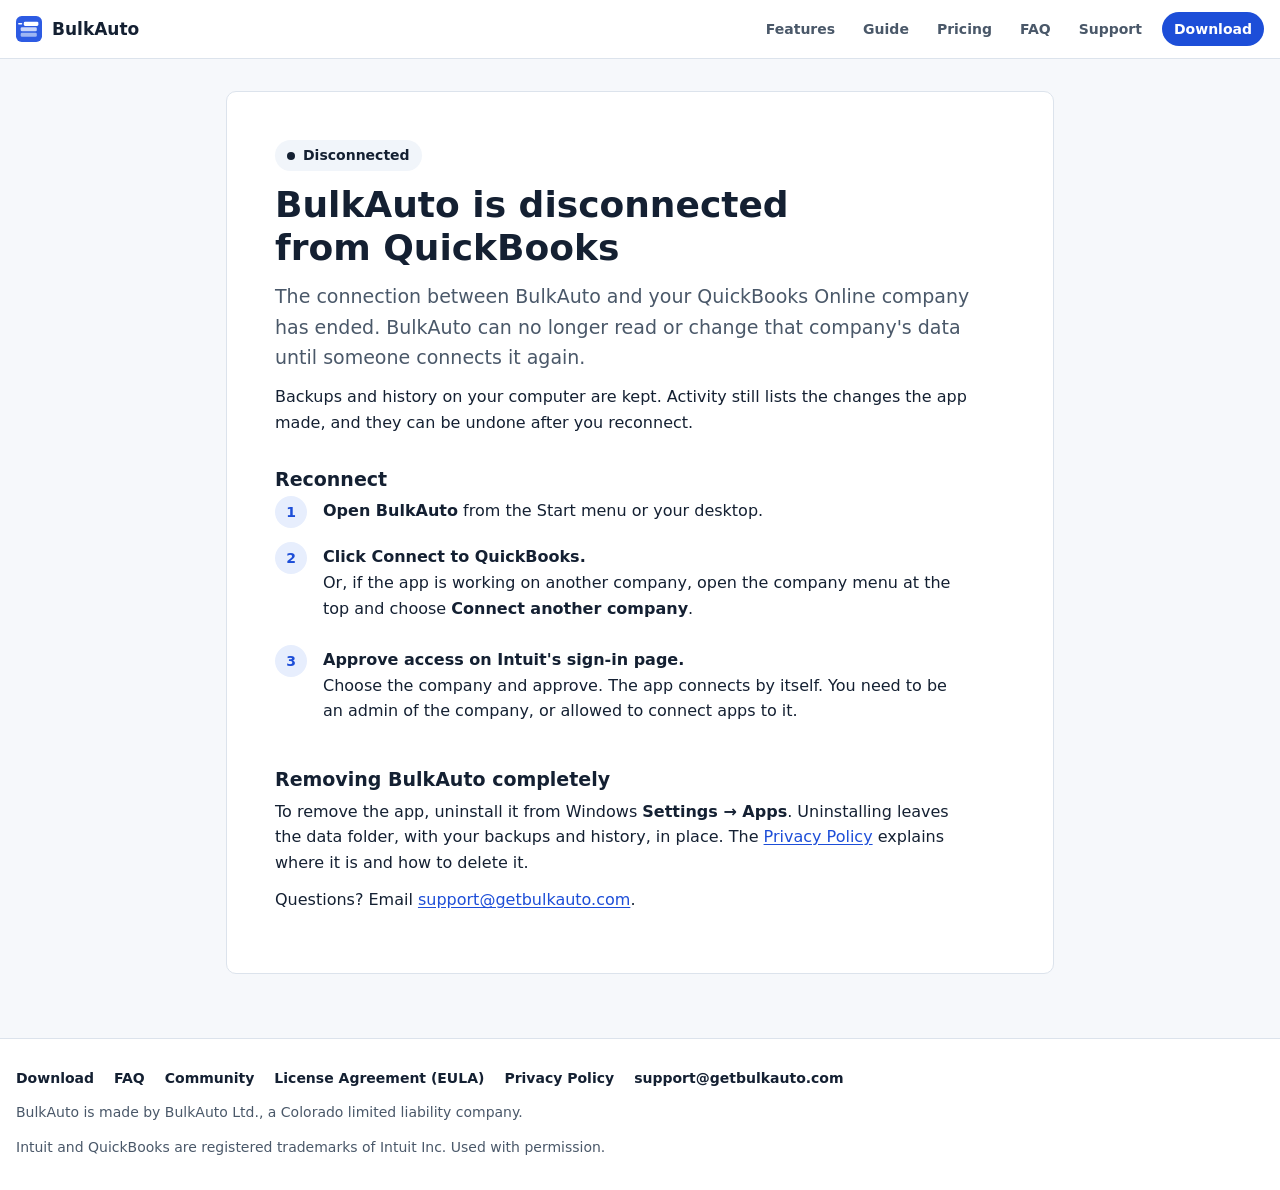
<file: disconnect/index.html>
<!doctype html>
<html lang="en">
<head>
<meta charset="utf-8">
<meta name="viewport" content="width=device-width, initial-scale=1, viewport-fit=cover">
<title>BulkAuto Disconnected</title>
<meta name="description" content="The connection between BulkAuto and your QuickBooks Online company has ended. How to reconnect.">
<meta name="color-scheme" content="light dark">
<link rel="icon" href="/favicon.ico" sizes="48x48">
<link rel="icon" href="/favicon.svg" type="image/svg+xml">
<link rel="icon" href="/favicon-96.png" type="image/png" sizes="96x96">
<link rel="apple-touch-icon" href="/apple-touch-icon.png">
<link rel="stylesheet" href="../style.css">
</head>
<body>
<a class="skip" href="#main">Skip to content</a>
<header class="masthead">
  <div class="masthead-inner">
    <a class="product" href="../"><svg width="26" height="26" viewBox="0 0 100 100" aria-hidden="true"><rect width="100" height="100" rx="22" fill="#2d5be3"></rect><rect x="18" y="64" width="62" height="16" rx="5" fill="#9fb6f3"></rect><rect x="18" y="43" width="62" height="16" rx="5" fill="#c9d6fa"></rect><rect x="30" y="22" width="56" height="16" rx="5" fill="#ffffff"></rect><rect x="8" y="27" width="16" height="6" rx="3" fill="#ffffff"></rect></svg> BulkAuto</a>
    <nav class="doc-nav" aria-label="Site">
      <a href="../#features">Features</a>
      <a href="../#getting-started">Guide</a>
      <a href="../#pricing">Pricing</a>
      <a href="../faq/">FAQ</a>
      <a href="../#support">Support</a>
      <a class="nav-cta" href="../download/">Download</a>
    </nav>
  </div>
</header>

<div class="page single">
  <main class="docs" id="main">
    <article class="doc" aria-labelledby="disc-title">
      <p class="status">Disconnected</p>
      <h1 id="disc-title">BulkAuto is disconnected from QuickBooks</h1>
      <p class="lead">The connection between BulkAuto and your QuickBooks Online company has ended. BulkAuto can no
        longer read or change that company's data until someone connects it again.</p>
      <p>Backups and history on your computer are kept. Activity still lists the changes the app made, and they can be
        undone after you reconnect.</p>

      <h2>Reconnect</h2>
      <ol class="steps">
        <li><b>Open BulkAuto</b> from the Start menu or your desktop.</li>
        <li><b>Click Connect to QuickBooks.</b>
          <p>Or, if the app is working on another company, open the company menu at the top and choose <b>Connect
            another company</b>.</p></li>
        <li><b>Approve access on Intuit's sign-in page.</b>
          <p>Choose the company and approve. The app connects by itself. You need to be an admin of the company, or
            allowed to connect apps to it.</p></li>
      </ol>

      <h2>Removing BulkAuto completely</h2>
      <p>To remove the app, uninstall it from Windows <b>Settings → Apps</b>. Uninstalling leaves the data folder, with
        your backups and history, in place. The <a href="../privacy/">Privacy Policy</a> explains where it is and how to
        delete it.</p>
      <p>Questions? Email <a href="mailto:support@getbulkauto.com">support@getbulkauto.com</a>.</p>
    </article>
  </main>
</div>

<footer class="site-footer">
  <div class="wrap">
    <ul class="footer-links">
      <li><a href="../download/">Download</a></li>
      <li><a href="../faq/">FAQ</a></li>
      <li><a href="https://github.com/logcnoble-netizen/bulkauto-community/discussions" target="_blank" rel="noopener">Community</a></li>
      <li><a href="../eula/">License Agreement (EULA)</a></li>
      <li><a href="../privacy/">Privacy Policy</a></li>
      <li><a href="mailto:support@getbulkauto.com">support@getbulkauto.com</a></li>
    </ul>
    <p>BulkAuto is made by BulkAuto Ltd., a Colorado limited liability company.</p>
    <p>Intuit and QuickBooks are registered trademarks of Intuit Inc. Used with permission.</p>
  </div>
</footer>
</body>
</html>
</file>
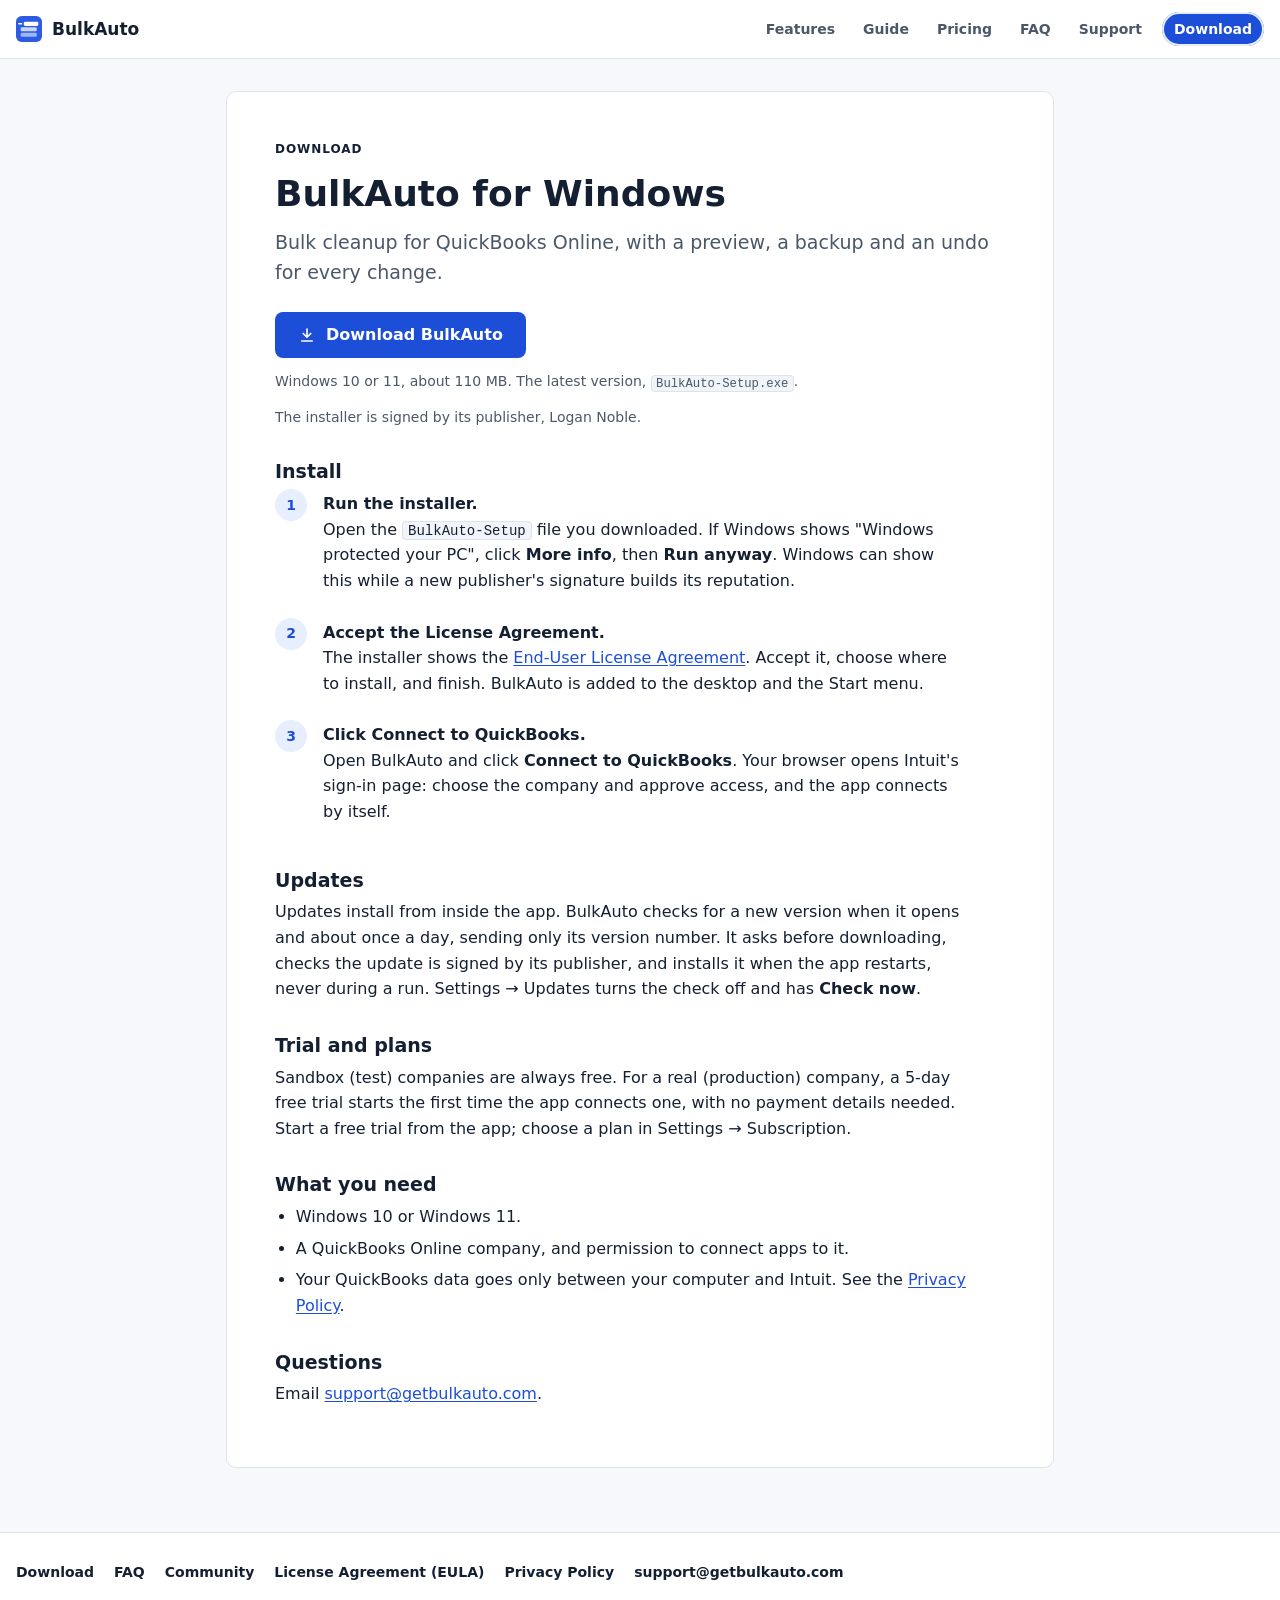
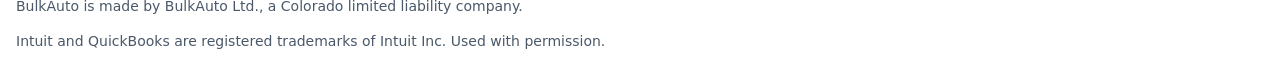
<file: download/index.html>
<!doctype html>
<html lang="en">
<head>
<meta charset="utf-8">
<meta name="viewport" content="width=device-width, initial-scale=1, viewport-fit=cover">
<title>Download BulkAuto for Windows</title>
<meta name="description" content="Download BulkAuto for Windows 10 and 11: bulk cleanup for QuickBooks Online, with a preview, a backup and an undo for every change.">
<meta name="color-scheme" content="light dark">
<link rel="icon" href="/favicon.ico" sizes="48x48">
<link rel="icon" href="/favicon.svg" type="image/svg+xml">
<link rel="icon" href="/favicon-96.png" type="image/png" sizes="96x96">
<link rel="apple-touch-icon" href="/apple-touch-icon.png">
<link rel="stylesheet" href="../style.css">
</head>
<body>
<a class="skip" href="#main">Skip to content</a>
<header class="masthead">
  <div class="masthead-inner">
    <a class="product" href="../"><svg width="26" height="26" viewBox="0 0 100 100" aria-hidden="true"><rect width="100" height="100" rx="22" fill="#2d5be3"></rect><rect x="18" y="64" width="62" height="16" rx="5" fill="#9fb6f3"></rect><rect x="18" y="43" width="62" height="16" rx="5" fill="#c9d6fa"></rect><rect x="30" y="22" width="56" height="16" rx="5" fill="#ffffff"></rect><rect x="8" y="27" width="16" height="6" rx="3" fill="#ffffff"></rect></svg> BulkAuto</a>
    <nav class="doc-nav" aria-label="Site">
      <a href="../#features">Features</a>
      <a href="../#getting-started">Guide</a>
      <a href="../#pricing">Pricing</a>
      <a href="../faq/">FAQ</a>
      <a href="../#support">Support</a>
      <a class="nav-cta current" href="./" aria-current="page">Download</a>
    </nav>
  </div>
</header>

<div class="page single">
  <main class="docs" id="main">
    <article class="doc" aria-labelledby="dl-title">
      <p class="eyebrow">Download</p>
      <h1 id="dl-title">BulkAuto for Windows</h1>
      <p class="lead">Bulk cleanup for QuickBooks Online, with a preview, a backup and an undo for every change.</p>

      <div class="actions">
        <a class="button" href="https://github.com/logcnoble-netizen/bulkauto-releases/releases/latest/download/BulkAuto-Setup.exe"><svg width="18" height="18" viewBox="0 0 24 24" aria-hidden="true" fill="none" stroke="currentColor" stroke-width="2.2" stroke-linecap="round" stroke-linejoin="round"><path d="M12 4v11M7 10l5 5 5-5M5 20h14"/></svg>Download BulkAuto</a>
        <span class="hint-inline">Windows 10 or 11, about 110 MB. The latest version, <code>BulkAuto-Setup.exe</code>.</span>
      </div>
      <p class="hint">The installer is signed by its publisher, Logan Noble.</p>

      <h2>Install</h2>
      <ol class="steps">
        <li><b>Run the installer.</b>
          <p>Open the <code>BulkAuto-Setup</code> file you downloaded. If Windows shows "Windows protected your PC",
            click <b>More info</b>, then <b>Run anyway</b>. Windows can show this while a new publisher's signature
            builds its reputation.</p></li>
        <li><b>Accept the License Agreement.</b>
          <p>The installer shows the <a href="../eula/">End-User License Agreement</a>. Accept it, choose where to
            install, and finish. BulkAuto is added to the desktop and the Start menu.</p></li>
        <li><b>Click Connect to QuickBooks.</b>
          <p>Open BulkAuto and click <b>Connect to QuickBooks</b>. Your browser opens Intuit's sign-in page: choose
            the company and approve access, and the app connects by itself.</p></li>
      </ol>

      <h2>Updates</h2>
      <p>Updates install from inside the app. BulkAuto checks for a new version when it opens and about once a day,
        sending only its version number. It asks before downloading, checks the update is signed by its publisher, and
        installs it when the app restarts, never during a run. Settings → Updates turns the check off and has
        <b>Check now</b>.</p>

      <h2>Trial and plans</h2>
      <p>Sandbox (test) companies are always free. For a real (production) company, a 5-day free trial starts the first
        time the app connects one, with no payment details needed. Start a free trial from the app; choose a plan in
        Settings → Subscription.</p>

      <h2>What you need</h2>
      <ul>
        <li>Windows 10 or Windows 11.</li>
        <li>A QuickBooks Online company, and permission to connect apps to it.</li>
        <li>Your QuickBooks data goes only between your computer and Intuit. See the
          <a href="../privacy/">Privacy Policy</a>.</li>
      </ul>

      <h2>Questions</h2>
      <p>Email <a href="mailto:support@getbulkauto.com">support@getbulkauto.com</a>.</p>
    </article>
  </main>
</div>

<footer class="site-footer">
  <div class="wrap">
    <ul class="footer-links">
      <li><a href="./">Download</a></li>
      <li><a href="../faq/">FAQ</a></li>
      <li><a href="https://github.com/logcnoble-netizen/bulkauto-community/discussions" target="_blank" rel="noopener">Community</a></li>
      <li><a href="../eula/">License Agreement (EULA)</a></li>
      <li><a href="../privacy/">Privacy Policy</a></li>
      <li><a href="mailto:support@getbulkauto.com">support@getbulkauto.com</a></li>
    </ul>
    <p>BulkAuto is made by BulkAuto Ltd., a Colorado limited liability company.</p>
    <p>Intuit and QuickBooks are registered trademarks of Intuit Inc. Used with permission.</p>
  </div>
</footer>
</body>
</html>
</file>
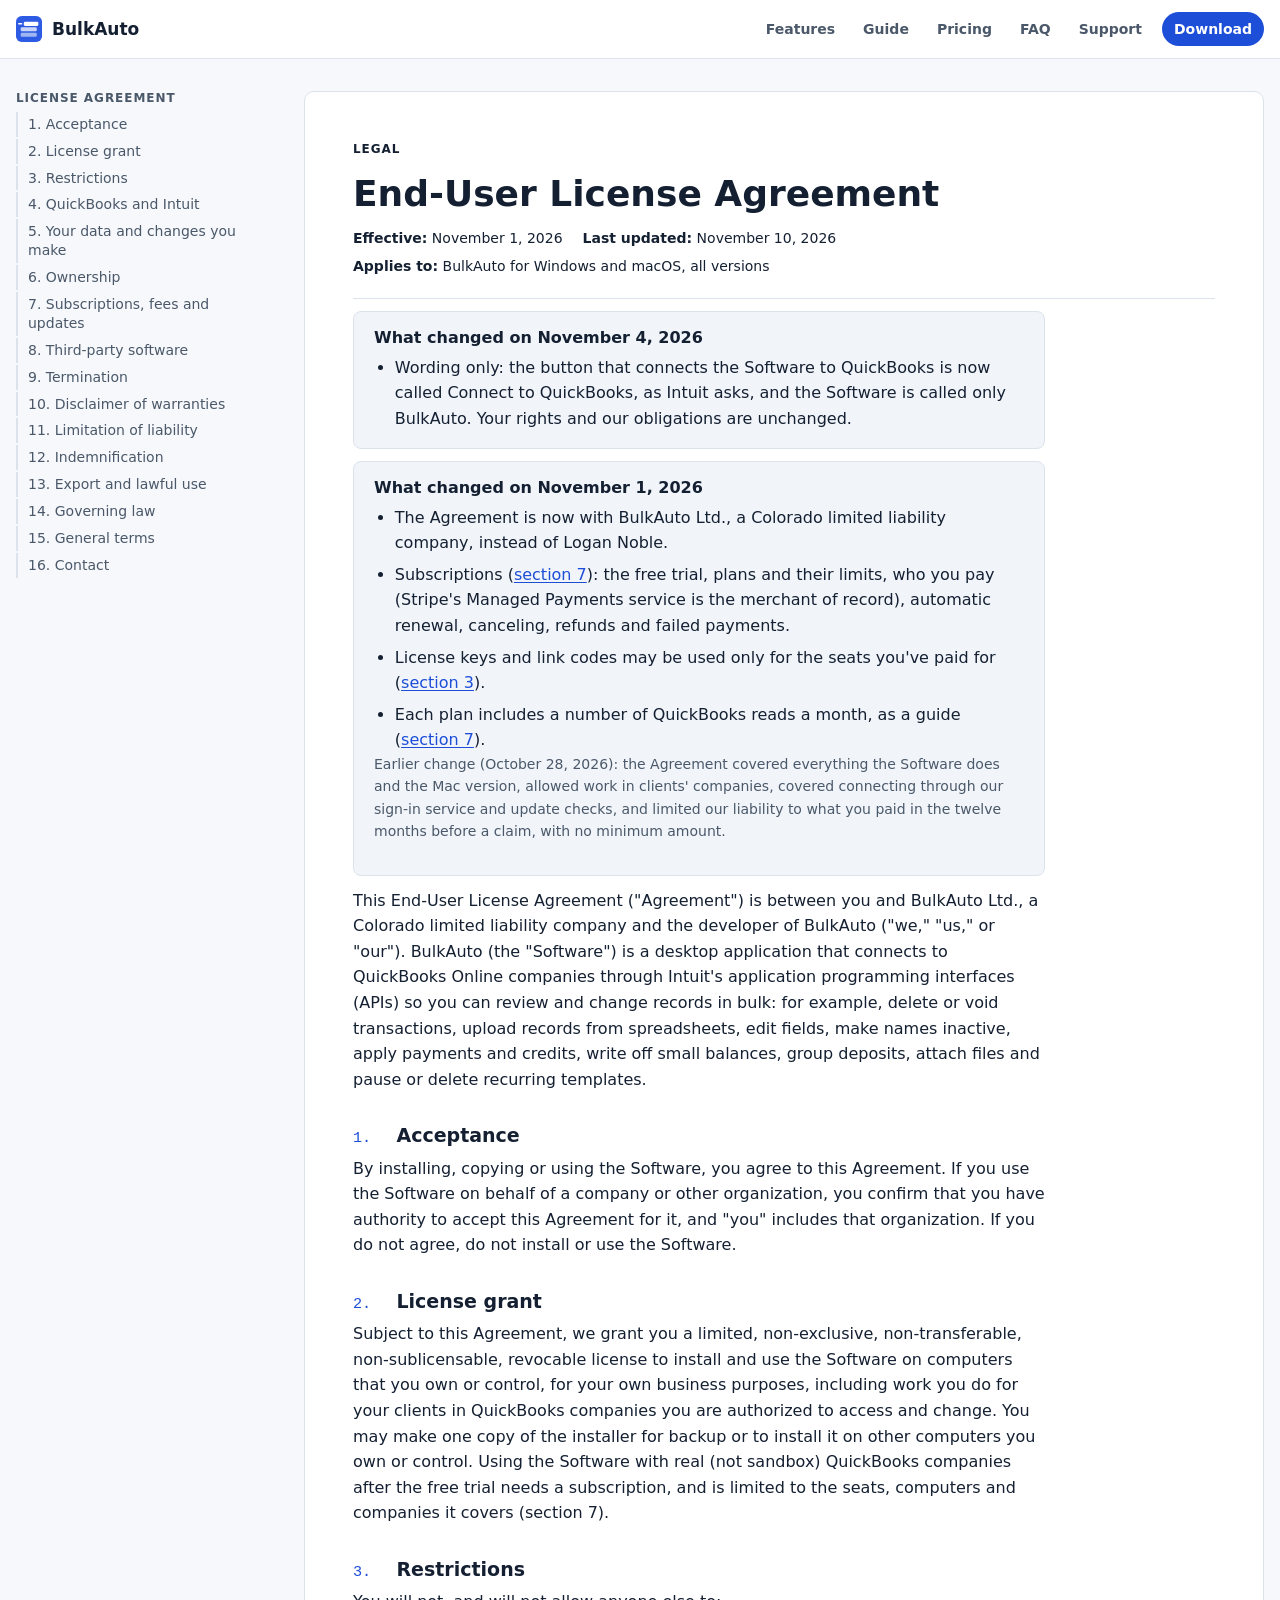
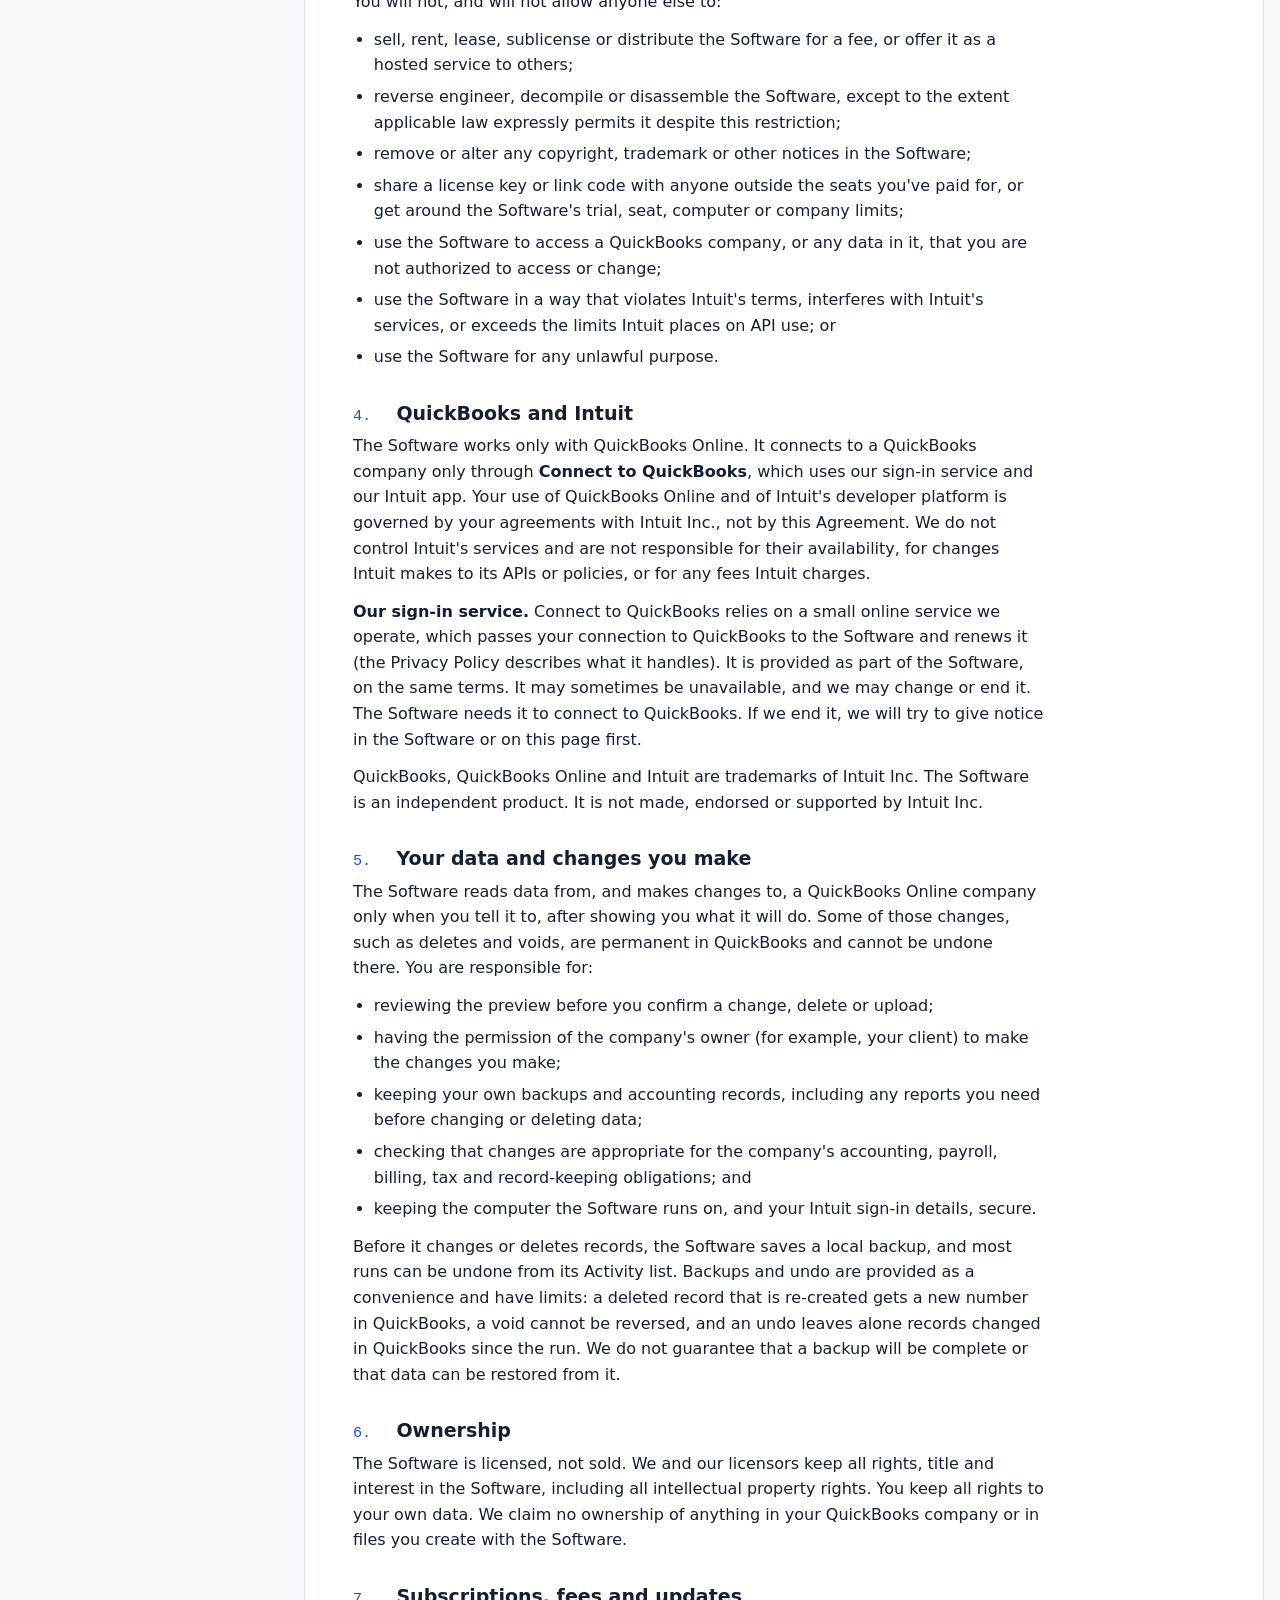
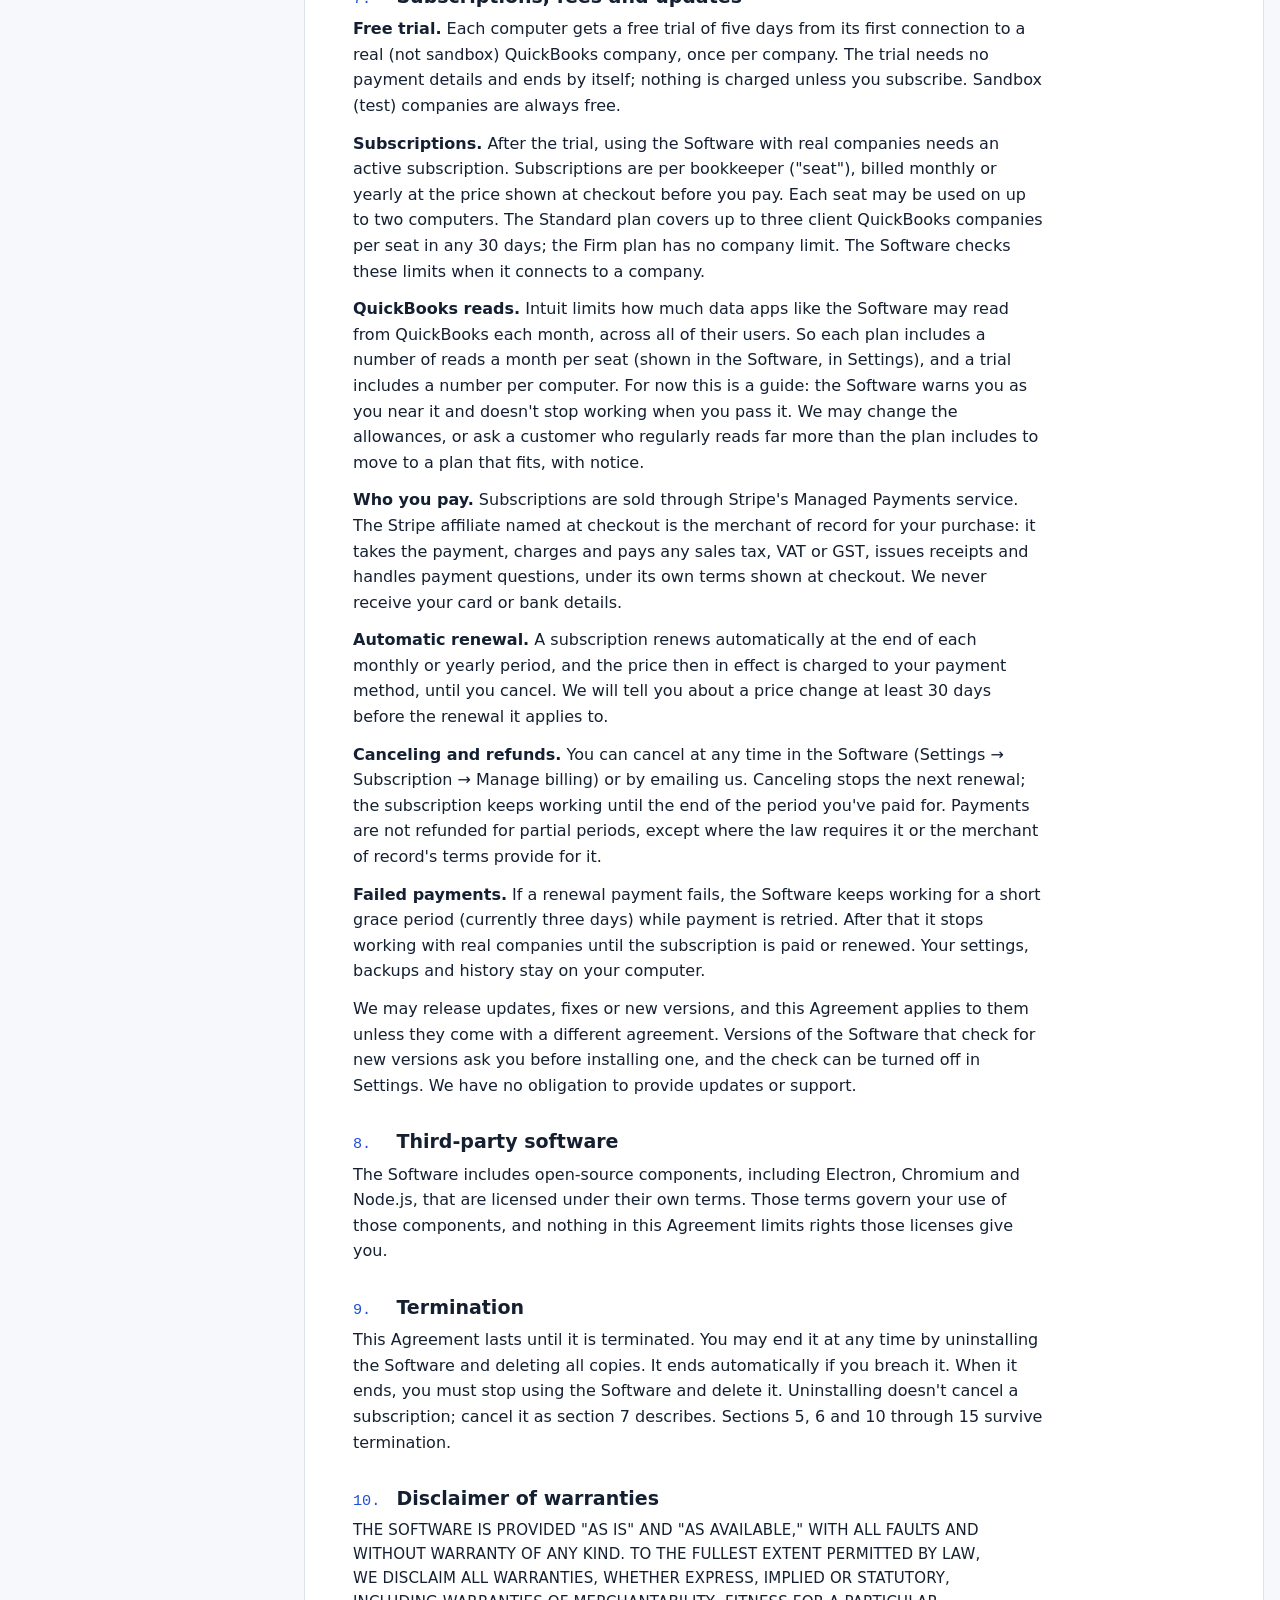
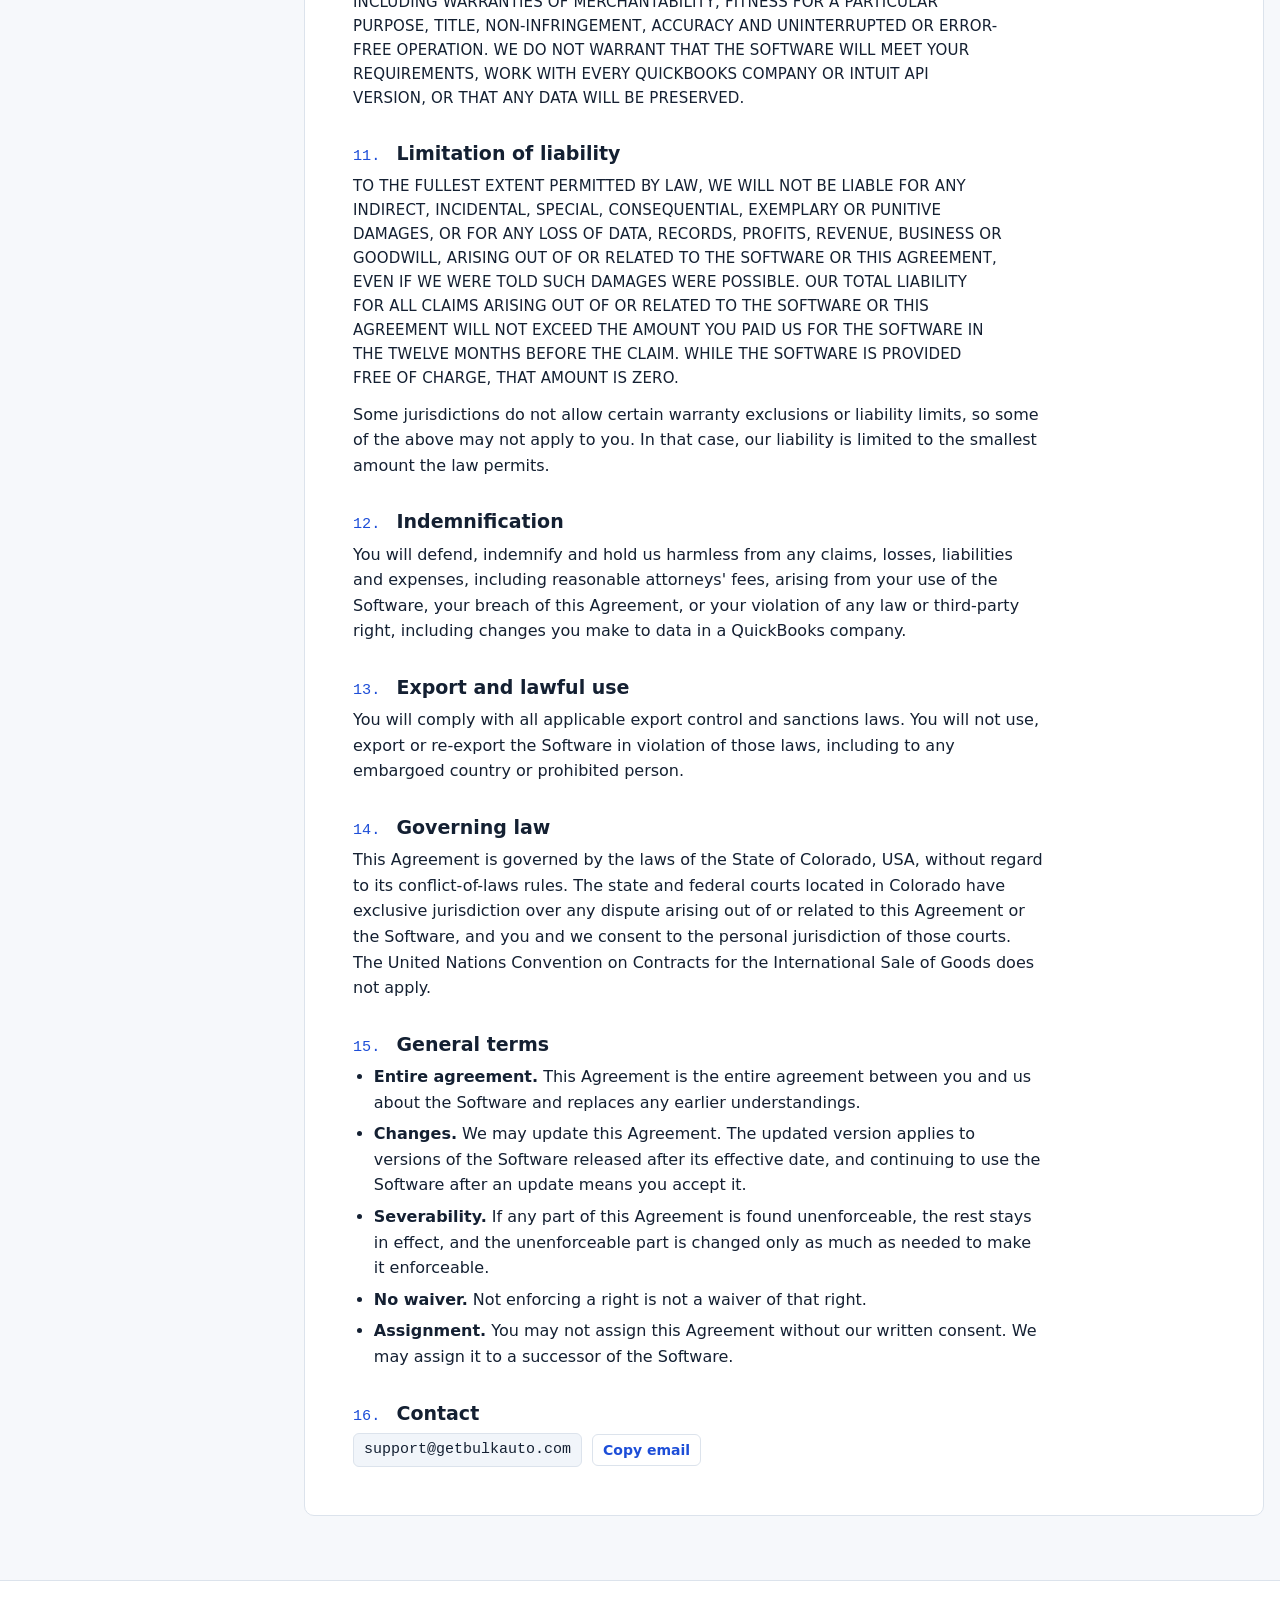
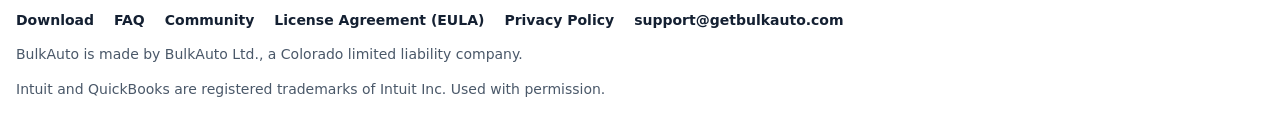
<file: eula/index.html>
<!doctype html>
<html lang="en">
<head>
<meta charset="utf-8">
<meta name="viewport" content="width=device-width, initial-scale=1, viewport-fit=cover">
<title>BulkAuto End-User License Agreement</title>
<meta name="description" content="End-User License Agreement for BulkAuto, a desktop app for cleaning up QuickBooks Online companies in bulk.">
<link rel="icon" href="/favicon.ico" sizes="48x48">
<link rel="icon" href="/favicon.svg" type="image/svg+xml">
<link rel="icon" href="/favicon-96.png" type="image/png" sizes="96x96">
<link rel="apple-touch-icon" href="/apple-touch-icon.png">
<meta name="color-scheme" content="light dark">
<link rel="stylesheet" href="../style.css">
</head>
<body>
<a class="skip" href="#main">Skip to content</a>
<header class="masthead">
  <div class="masthead-inner">
    <a class="product" href="../"><svg width="26" height="26" viewBox="0 0 100 100" aria-hidden="true"><rect width="100" height="100" rx="22" fill="#2d5be3"></rect><rect x="18" y="64" width="62" height="16" rx="5" fill="#9fb6f3"></rect><rect x="18" y="43" width="62" height="16" rx="5" fill="#c9d6fa"></rect><rect x="30" y="22" width="56" height="16" rx="5" fill="#ffffff"></rect><rect x="8" y="27" width="16" height="6" rx="3" fill="#ffffff"></rect></svg> BulkAuto</a>
    <nav class="doc-nav" aria-label="Site">
      <a href="../#features">Features</a>
      <a href="../#getting-started">Guide</a>
      <a href="../#pricing">Pricing</a>
      <a href="../faq/">FAQ</a>
      <a href="../#support">Support</a>
      <a class="nav-cta" href="../download/">Download</a>
    </nav>
  </div>
</header>
<div class="page">
  <aside class="rail" aria-label="Contents"><div>
    <h2>License Agreement</h2>
    <ol>
      <li><a href="#eula-1">1. Acceptance</a></li>
      <li><a href="#eula-2">2. License grant</a></li>
      <li><a href="#eula-3">3. Restrictions</a></li>
      <li><a href="#eula-4">4. QuickBooks and Intuit</a></li>
      <li><a href="#eula-5">5. Your data and changes you make</a></li>
      <li><a href="#eula-6">6. Ownership</a></li>
      <li><a href="#eula-7">7. Subscriptions, fees and updates</a></li>
      <li><a href="#eula-8">8. Third-party software</a></li>
      <li><a href="#eula-9">9. Termination</a></li>
      <li><a href="#eula-10">10. Disclaimer of warranties</a></li>
      <li><a href="#eula-11">11. Limitation of liability</a></li>
      <li><a href="#eula-12">12. Indemnification</a></li>
      <li><a href="#eula-13">13. Export and lawful use</a></li>
      <li><a href="#eula-14">14. Governing law</a></li>
      <li><a href="#eula-15">15. General terms</a></li>
      <li><a href="#eula-16">16. Contact</a></li>
    </ol>
  </div></aside>
  <main class="docs" id="main">
    <article class="doc" id="eula" aria-labelledby="eula-title">
      <p class="eyebrow">Legal</p>
      <h1 id="eula-title">End-User License Agreement</h1>
      <p class="meta"><span><b>Effective:</b> November 1, 2026</span><span><b>Last updated:</b> November 10, 2026</span><span><b>Applies to:</b> BulkAuto for Windows and macOS, all versions</span></p>

      <section class="summary" aria-label="What changed">
        <h2>What changed on November 4, 2026</h2>
        <ul>
          <li>Wording only: the button that connects the Software to QuickBooks is now called Connect to QuickBooks, as
            Intuit asks, and the Software is called only BulkAuto. Your rights and our obligations are unchanged.</li>
        </ul>
      </section>
      <section class="summary" aria-label="Earlier changes">
        <h2>What changed on November 1, 2026</h2>
        <ul>
          <li>The Agreement is now with BulkAuto Ltd., a Colorado limited liability company, instead of Logan Noble.</li>
          <li>Subscriptions (<a href="#eula-7">section 7</a>): the free trial, plans and their limits, who you pay (Stripe's
            Managed Payments service is the merchant of record), automatic renewal, canceling, refunds and failed payments.</li>
          <li>License keys and link codes may be used only for the seats you've paid for (<a href="#eula-3">section 3</a>).</li>
          <li>Each plan includes a number of QuickBooks reads a month, as a guide (<a href="#eula-7">section 7</a>).</li>
        </ul>
        <p class="hint">Earlier change (October 28, 2026): the Agreement covered everything the Software does and the Mac
          version, allowed work in clients' companies, covered connecting through our sign-in service and update checks, and limited our
          liability to what you paid in the twelve months before a claim, with no minimum amount.</p>
      </section>

      <p>This End-User License Agreement ("Agreement") is between you and BulkAuto Ltd., a Colorado limited liability
        company and the developer of BulkAuto ("we," "us," or "our"). BulkAuto (the "Software") is a desktop application that connects to
        QuickBooks Online companies through Intuit's application programming interfaces (APIs) so you can review and
        change records in bulk: for example, delete or void transactions, upload records from spreadsheets, edit fields,
        make names inactive, apply payments and credits, write off small balances, group deposits, attach files and pause
        or delete recurring templates.</p>

      <h2 id="eula-1"><span class="n">1.</span>Acceptance</h2>
      <p>By installing, copying or using the Software, you agree to this Agreement. If you use the Software on behalf of
        a company or other organization, you confirm that you have authority to accept this Agreement for it, and "you"
        includes that organization. If you do not agree, do not install or use the Software.</p>

      <h2 id="eula-2"><span class="n">2.</span>License grant</h2>
      <p>Subject to this Agreement, we grant you a limited, non-exclusive, non-transferable, non-sublicensable, revocable
        license to install and use the Software on computers that you own or control, for your own business purposes,
        including work you do for your clients in QuickBooks companies you are authorized to access and change. You may
        make one copy of the installer for backup or to install it on other computers you own or control. Using the
        Software with real (not sandbox) QuickBooks companies after the free trial needs a subscription, and is limited to
        the seats, computers and companies it covers (section 7).</p>

      <h2 id="eula-3"><span class="n">3.</span>Restrictions</h2>
      <p>You will not, and will not allow anyone else to:</p>
      <ul>
        <li>sell, rent, lease, sublicense or distribute the Software for a fee, or offer it as a hosted service to others;</li>
        <li>reverse engineer, decompile or disassemble the Software, except to the extent applicable law expressly
          permits it despite this restriction;</li>
        <li>remove or alter any copyright, trademark or other notices in the Software;</li>
        <li>share a license key or link code with anyone outside the seats you've paid for, or get around the
          Software's trial, seat, computer or company limits;</li>
        <li>use the Software to access a QuickBooks company, or any data in it, that you are not authorized to access or change;</li>
        <li>use the Software in a way that violates Intuit's terms, interferes with Intuit's services, or exceeds the
          limits Intuit places on API use; or</li>
        <li>use the Software for any unlawful purpose.</li>
      </ul>

      <h2 id="eula-4"><span class="n">4.</span>QuickBooks and Intuit</h2>
      <p>The Software works only with QuickBooks Online. It connects to a QuickBooks company only through
        <b>Connect to QuickBooks</b>, which uses our sign-in service and our Intuit app. Your use of QuickBooks Online and of Intuit's developer
        platform is governed by your agreements with Intuit Inc., not by this Agreement. We do not control Intuit's
        services and are not responsible for their availability, for changes Intuit makes to its APIs or policies, or for
        any fees Intuit charges.</p>
      <p><b>Our sign-in service.</b> Connect to QuickBooks relies on a small online service we operate, which passes your
        connection to QuickBooks to the Software and renews it (the Privacy Policy describes what it handles). It is
        provided as part of the Software, on the same terms. It may sometimes be unavailable, and we may change or end it.
        The Software needs it to connect to QuickBooks. If we end it, we will try to give notice in the Software or on this
        page first.</p>
      <p>QuickBooks, QuickBooks Online and Intuit are trademarks of Intuit Inc. The Software is an independent product. It
        is not made, endorsed or supported by Intuit Inc.</p>

      <h2 id="eula-5"><span class="n">5.</span>Your data and changes you make</h2>
      <p>The Software reads data from, and makes changes to, a QuickBooks Online company only when you tell it to, after
        showing you what it will do. Some of those changes, such as deletes and voids, are permanent in QuickBooks and
        cannot be undone there. You are responsible for:</p>
      <ul>
        <li>reviewing the preview before you confirm a change, delete or upload;</li>
        <li>having the permission of the company's owner (for example, your client) to make the changes you make;</li>
        <li>keeping your own backups and accounting records, including any reports you need before changing or deleting data;</li>
        <li>checking that changes are appropriate for the company's accounting, payroll, billing, tax and record-keeping
          obligations; and</li>
        <li>keeping the computer the Software runs on, and your Intuit sign-in details, secure.</li>
      </ul>
      <p>Before it changes or deletes records, the Software saves a local backup, and most runs can be undone from its
        Activity list. Backups and undo are provided as a convenience and have limits: a deleted record that is re-created
        gets a new number in QuickBooks, a void cannot be reversed, and an undo leaves alone records changed in QuickBooks
        since the run. We do not guarantee that a backup will be complete or that data can be restored from it.</p>

      <h2 id="eula-6"><span class="n">6.</span>Ownership</h2>
      <p>The Software is licensed, not sold. We and our licensors keep all rights, title and interest in the Software,
        including all intellectual property rights. You keep all rights to your own data. We claim no ownership of
        anything in your QuickBooks company or in files you create with the Software.</p>

      <h2 id="eula-7"><span class="n">7.</span>Subscriptions, fees and updates</h2>
      <p><b>Free trial.</b> Each computer gets a free trial of five days from its first connection to a real (not
        sandbox) QuickBooks company, once per company. The trial needs no payment details and ends by itself; nothing is
        charged unless you subscribe. Sandbox (test) companies are always free.</p>
      <p><b>Subscriptions.</b> After the trial, using the Software with real companies needs an active subscription.
        Subscriptions are per bookkeeper ("seat"), billed monthly or yearly at the price shown at checkout before you pay.
        Each seat may be used on up to two computers. The Standard plan covers up to three client QuickBooks companies per
        seat in any 30 days; the Firm plan has no company limit. The Software checks these limits when it connects to a
        company.</p>
      <p><b>QuickBooks reads.</b> Intuit limits how much data apps like the Software may read from QuickBooks each month,
        across all of their users. So each plan includes a number of reads a month per seat (shown in the Software, in
        Settings), and a trial includes a number per computer. For now this is a guide: the Software warns you as you
        near it and doesn't stop working when you pass it. We may change the allowances, or ask a customer who regularly
        reads far more than the plan includes to move to a plan that fits, with notice.</p>
      <p><b>Who you pay.</b> Subscriptions are sold through Stripe's Managed Payments service. The Stripe affiliate named at
        checkout is the merchant of record for your purchase: it takes the payment, charges and pays any sales tax, VAT or
        GST, issues receipts and handles payment questions, under its own terms shown at checkout. We never receive your
        card or bank details.</p>
      <p><b>Automatic renewal.</b> A subscription renews automatically at the end of each monthly or yearly period, and the
        price then in effect is charged to your payment method, until you cancel. We will tell you about a price change at
        least 30 days before the renewal it applies to.</p>
      <p><b>Canceling and refunds.</b> You can cancel at any time in the Software (Settings → Subscription → Manage
        billing) or by emailing us. Canceling stops the next renewal; the subscription keeps working until the end of the
        period you've paid for. Payments are not refunded for partial periods, except where the law requires it or the
        merchant of record's terms provide for it.</p>
      <p><b>Failed payments.</b> If a renewal payment fails, the Software keeps working for a short grace period
        (currently three days) while payment is retried. After that it stops working with real companies until the
        subscription is paid or renewed. Your settings, backups and history stay on your computer.</p>
      <p>We may release updates, fixes or new versions, and this Agreement applies to them unless they come with a
        different agreement. Versions of the Software that check for new versions ask you before installing one, and the
        check can be turned off in Settings. We have no obligation to provide updates or support.</p>

      <h2 id="eula-8"><span class="n">8.</span>Third-party software</h2>
      <p>The Software includes open-source components, including Electron, Chromium and Node.js, that are licensed under
        their own terms. Those terms govern your use of those components, and nothing in this Agreement limits rights
        those licenses give you.</p>

      <h2 id="eula-9"><span class="n">9.</span>Termination</h2>
      <p>This Agreement lasts until it is terminated. You may end it at any time by uninstalling the Software and deleting
        all copies. It ends automatically if you breach it. When it ends, you must stop using the Software and delete it.
        Uninstalling doesn't cancel a subscription; cancel it as section 7 describes. Sections 5, 6 and 10 through 15
        survive termination.</p>

      <h2 id="eula-10"><span class="n">10.</span>Disclaimer of warranties</h2>
      <p class="caps">The Software is provided "as is" and "as available," with all faults and without warranty of any
        kind. To the fullest extent permitted by law, we disclaim all warranties, whether express, implied or statutory,
        including warranties of merchantability, fitness for a particular purpose, title, non-infringement, accuracy and
        uninterrupted or error-free operation. We do not warrant that the Software will meet your requirements, work
        with every QuickBooks company or Intuit API version, or that any data will be preserved.</p>

      <h2 id="eula-11"><span class="n">11.</span>Limitation of liability</h2>
      <p class="caps">To the fullest extent permitted by law, we will not be liable for any indirect, incidental, special,
        consequential, exemplary or punitive damages, or for any loss of data, records, profits, revenue, business or
        goodwill, arising out of or related to the Software or this Agreement, even if we were told such damages were
        possible. Our total liability for all claims arising out of or related to the Software or this Agreement will
        not exceed the amount you paid us for the Software in the twelve months before the claim. While the Software
        is provided free of charge, that amount is zero.</p>
      <p>Some jurisdictions do not allow certain warranty exclusions or liability limits, so some of the above may not
        apply to you. In that case, our liability is limited to the smallest amount the law permits.</p>

      <h2 id="eula-12"><span class="n">12.</span>Indemnification</h2>
      <p>You will defend, indemnify and hold us harmless from any claims, losses, liabilities and expenses, including
        reasonable attorneys' fees, arising from your use of the Software, your breach of this Agreement, or your
        violation of any law or third-party right, including changes you make to data in a QuickBooks company.</p>

      <h2 id="eula-13"><span class="n">13.</span>Export and lawful use</h2>
      <p>You will comply with all applicable export control and sanctions laws. You will not use, export or re-export the
        Software in violation of those laws, including to any embargoed country or prohibited person.</p>

      <h2 id="eula-14"><span class="n">14.</span>Governing law</h2>
      <p>This Agreement is governed by the laws of the State of Colorado, USA, without regard to its conflict-of-laws
        rules. The state and federal courts located in Colorado have exclusive jurisdiction over any dispute arising out
        of or related to this Agreement or the Software, and you and we consent to the personal jurisdiction of those
        courts. The United Nations Convention on Contracts for the International Sale of Goods does not apply.</p>

      <h2 id="eula-15"><span class="n">15.</span>General terms</h2>
      <ul>
        <li><b>Entire agreement.</b> This Agreement is the entire agreement between you and us about the Software and
          replaces any earlier understandings.</li>
        <li><b>Changes.</b> We may update this Agreement. The updated version applies to versions of the Software released
          after its effective date, and continuing to use the Software after an update means you accept it.</li>
        <li><b>Severability.</b> If any part of this Agreement is found unenforceable, the rest stays in effect, and the
          unenforceable part is changed only as much as needed to make it enforceable.</li>
        <li><b>No waiver.</b> Not enforcing a right is not a waiver of that right.</li>
        <li><b>Assignment.</b> You may not assign this Agreement without our written consent. We may assign it to a
          successor of the Software.</li>
      </ul>

      <h2 id="eula-16"><span class="n">16.</span>Contact</h2>
      <div class="contact">
        <span class="email" id="emailEula">support@getbulkauto.com</span>
        <button class="copy" type="button" data-copy="emailEula">Copy email</button>
      </div>
    </article>
  </main>
</div>
<footer class="site-footer">
  <div class="wrap">
    <ul class="footer-links">
      <li><a href="../download/">Download</a></li>
      <li><a href="../faq/">FAQ</a></li>
      <li><a href="https://github.com/logcnoble-netizen/bulkauto-community/discussions" target="_blank" rel="noopener">Community</a></li>
      <li><a href="../eula/" aria-current="page">License Agreement (EULA)</a></li>
      <li><a href="../privacy/">Privacy Policy</a></li>
      <li><a href="mailto:support@getbulkauto.com">support@getbulkauto.com</a></li>
    </ul>
    <p>BulkAuto is made by BulkAuto Ltd., a Colorado limited liability company.</p>
    <p>Intuit and QuickBooks are registered trademarks of Intuit Inc. Used with permission.</p>
  </div>
</footer>
<script>// Copy buttons: clipboard write inside the click, with a select-the-text fallback.
  document.querySelectorAll('[data-copy]').forEach(function (btn) {
    btn.addEventListener('click', function () {
      var el = document.getElementById(btn.getAttribute('data-copy'));
      var text = el.textContent.trim();
      var done = function () { btn.textContent = 'Copied'; setTimeout(function () { btn.textContent = 'Copy email'; }, 1600); };
      var fallback = function () {
        var r = document.createRange(); r.selectNodeContents(el);
        var s = window.getSelection(); s.removeAllRanges(); s.addRange(r);
        btn.textContent = 'Selected, press Ctrl+C';
      };
      try {
        navigator.clipboard.writeText(text).then(done, fallback);
      } catch (e) { fallback(); }
    });
  });</script>
</body>
</html>
</file>
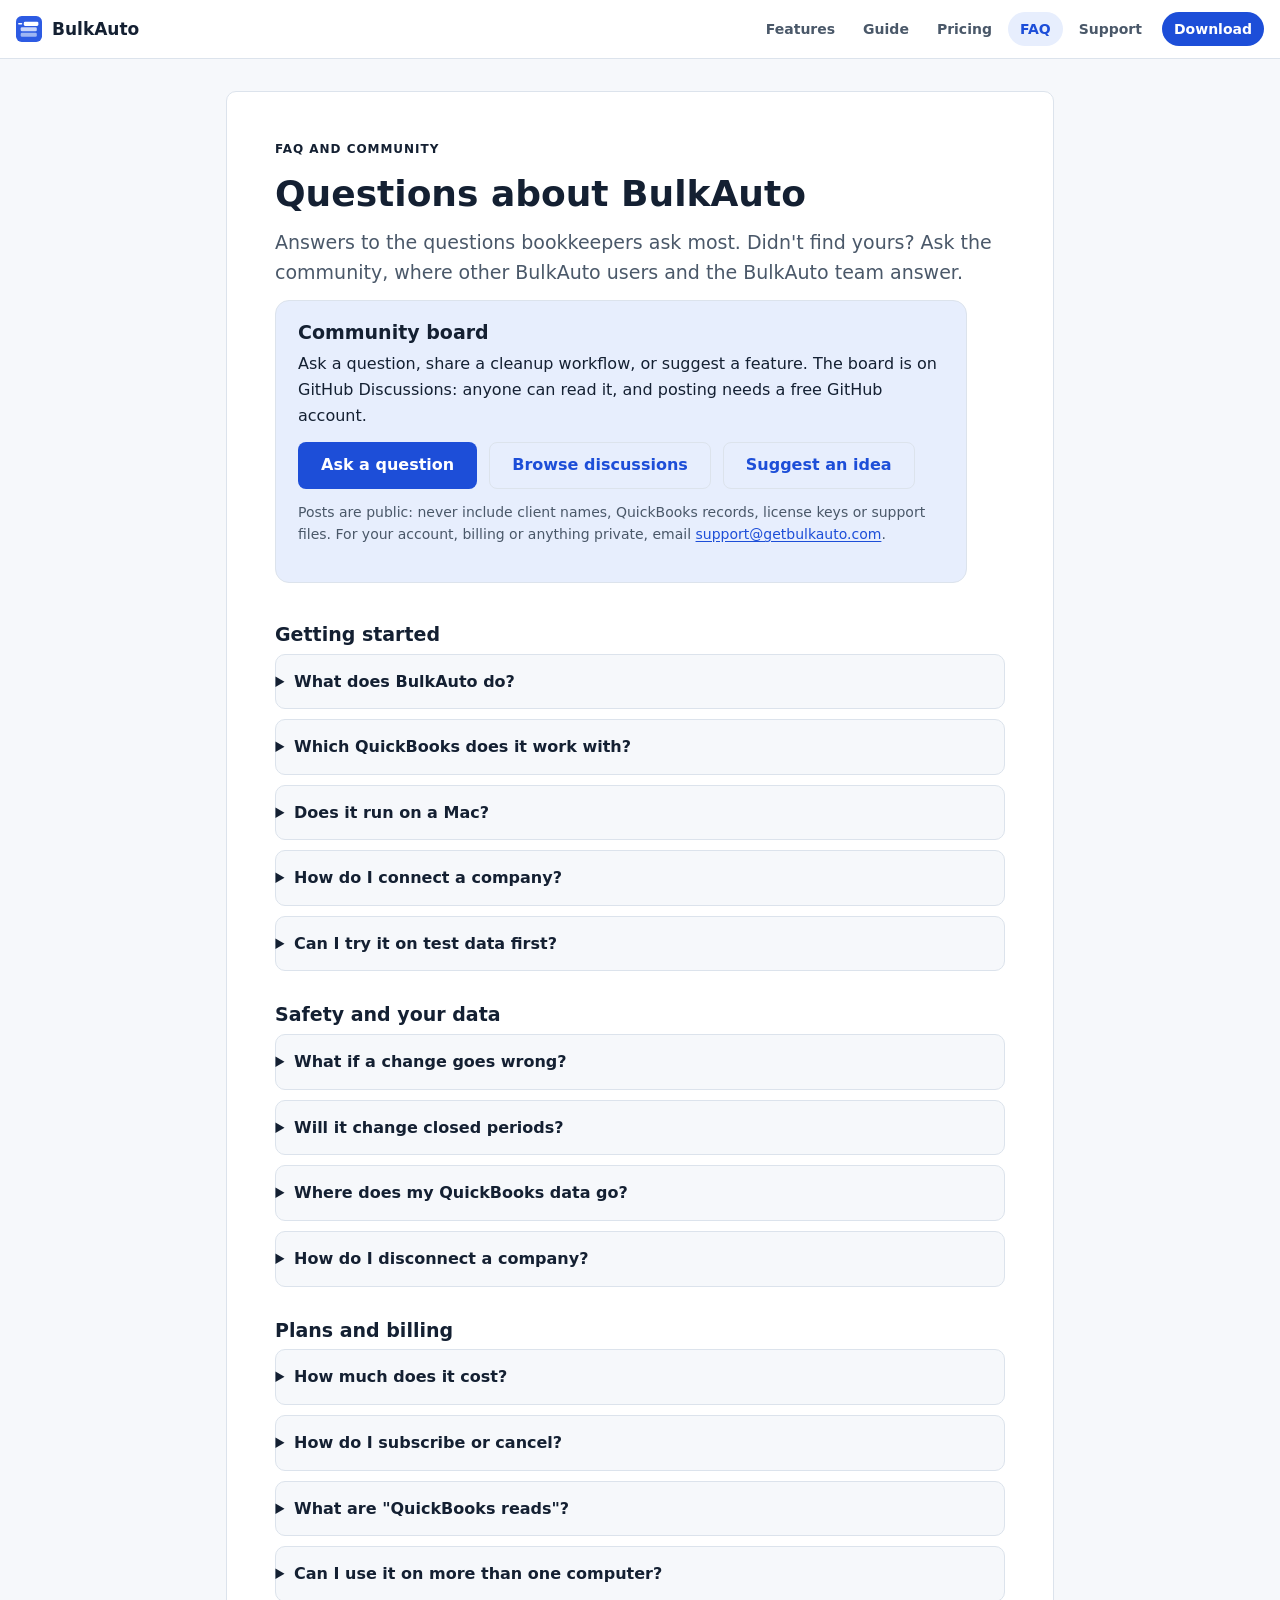
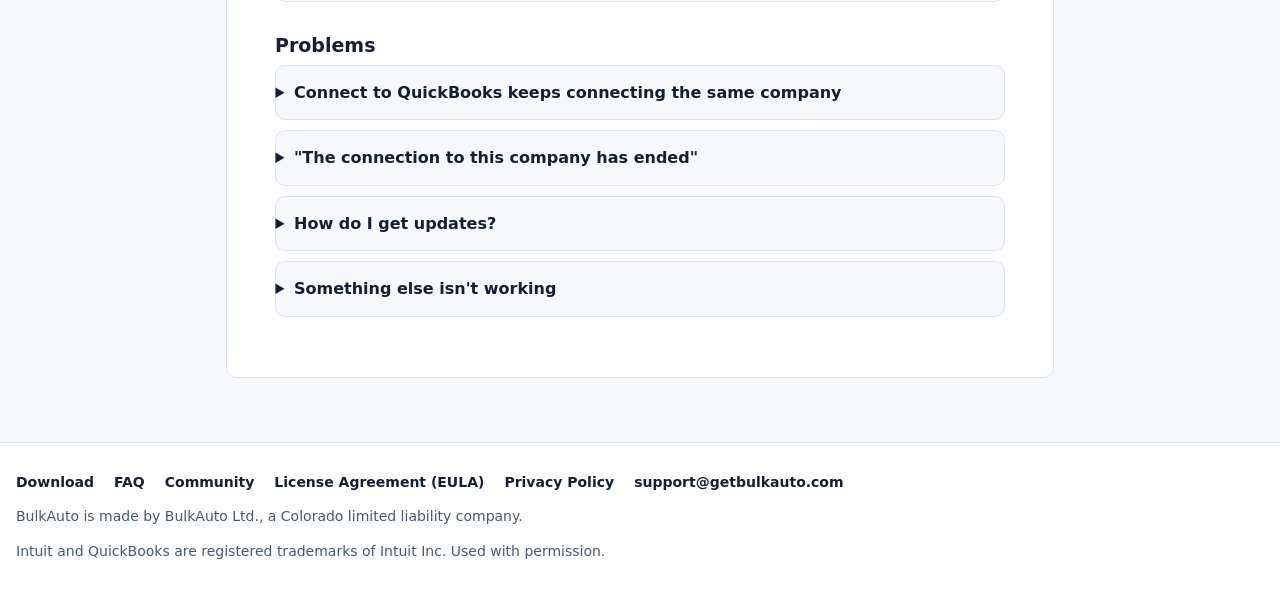
<file: faq/index.html>
<!doctype html>
<html lang="en">
<head>
<meta charset="utf-8">
<meta name="viewport" content="width=device-width, initial-scale=1, viewport-fit=cover">
<title>BulkAuto FAQ and Community</title>
<meta name="description" content="Answers to common questions about BulkAuto, the bulk cleanup app for QuickBooks Online, and a community board to ask questions and share ideas.">
<meta name="color-scheme" content="light dark">
<link rel="icon" href="/favicon.ico" sizes="48x48">
<link rel="icon" href="/favicon.svg" type="image/svg+xml">
<link rel="icon" href="/favicon-96.png" type="image/png" sizes="96x96">
<link rel="apple-touch-icon" href="/apple-touch-icon.png">
<link rel="stylesheet" href="../style.css">
</head>
<body>
<a class="skip" href="#main">Skip to content</a>
<header class="masthead">
  <div class="masthead-inner">
    <a class="product" href="../"><svg width="26" height="26" viewBox="0 0 100 100" aria-hidden="true"><rect width="100" height="100" rx="22" fill="#2d5be3"></rect><rect x="18" y="64" width="62" height="16" rx="5" fill="#9fb6f3"></rect><rect x="18" y="43" width="62" height="16" rx="5" fill="#c9d6fa"></rect><rect x="30" y="22" width="56" height="16" rx="5" fill="#ffffff"></rect><rect x="8" y="27" width="16" height="6" rx="3" fill="#ffffff"></rect></svg> BulkAuto</a>
    <nav class="doc-nav" aria-label="Site">
      <a href="../#features">Features</a>
      <a href="../#getting-started">Guide</a>
      <a href="../#pricing">Pricing</a>
      <a class="current" href="./" aria-current="page">FAQ</a>
      <a href="../#support">Support</a>
      <a class="nav-cta" href="../download/">Download</a>
    </nav>
  </div>
</header>

<div class="page single">
  <main class="docs" id="main">
    <article class="doc" aria-labelledby="faq-title">
      <p class="eyebrow">FAQ and community</p>
      <h1 id="faq-title">Questions about BulkAuto</h1>
      <p class="lead">Answers to the questions bookkeepers ask most. Didn't find yours? Ask the community, where other
        BulkAuto users and the BulkAuto team answer.</p>

      <section class="community-card" aria-labelledby="community-title">
        <h2 id="community-title">Community board</h2>
        <p>Ask a question, share a cleanup workflow, or suggest a feature. The board is on GitHub Discussions: anyone
          can read it, and posting needs a free GitHub account.</p>
        <div class="actions">
          <a class="button" href="https://github.com/logcnoble-netizen/bulkauto-community/discussions/new?category=q-a" target="_blank" rel="noopener">Ask a question</a>
          <a class="button secondary" href="https://github.com/logcnoble-netizen/bulkauto-community/discussions" target="_blank" rel="noopener">Browse discussions</a>
          <a class="button secondary" href="https://github.com/logcnoble-netizen/bulkauto-community/discussions/new?category=ideas" target="_blank" rel="noopener">Suggest an idea</a>
        </div>
        <p class="hint">Posts are public: never include client names, QuickBooks records, license keys or support files.
          For your account, billing or anything private, email <a href="mailto:support@getbulkauto.com">support@getbulkauto.com</a>.</p>
      </section>

      <h2>Getting started</h2>
      <div class="faq">
        <details>
          <summary>What does BulkAuto do?</summary>
          <p>It cleans up QuickBooks Online in bulk: deleting or voiding transactions, reclassifying lines, removing
            duplicates, clearing Undeposited Funds, applying credits, writing off small balances, deleting old unbilled
            time, making unused names inactive and more. A read-only Health scan finds what needs attention first, and
            each finding opens the screen that fixes it.</p>
        </details>
        <details>
          <summary>Which QuickBooks does it work with?</summary>
          <p>QuickBooks Online only, not QuickBooks Desktop. It works with any QuickBooks Online company you can sign in
            to and connect apps to: your own, or a client's.</p>
        </details>
        <details>
          <summary>Does it run on a Mac?</summary>
          <p>Not yet. BulkAuto runs on Windows 10 and Windows 11.</p>
        </details>
        <details>
          <summary>How do I connect a company?</summary>
          <p>Open BulkAuto and click <b>Connect to QuickBooks</b>. Your browser opens Intuit's own sign-in page; choose
            the company and approve access. To add more companies, use <b>Connect another company</b> in the company menu
            at the top. BulkAuto never sees your Intuit password.</p>
        </details>
        <details>
          <summary>Can I try it on test data first?</summary>
          <p>Yes. Intuit's test companies (sandboxes) are always free in BulkAuto. In the app, <b>Settings → Company</b>
            switches between your real companies and a test company.</p>
        </details>
      </div>

      <h2>Safety and your data</h2>
      <div class="faq">
        <details>
          <summary>What if a change goes wrong?</summary>
          <p>Every change shows a preview first and asks you to confirm. BulkAuto saves a backup of every record before
            changing it, and <b>History</b> undoes any run. History also exports a change log you can give your client.</p>
        </details>
        <details>
          <summary>Will it change closed periods?</summary>
          <p>No. Transactions in a period your QuickBooks closing date protects are left alone, and BulkAuto marks the ones
            it can't change.</p>
        </details>
        <details>
          <summary>Where does my QuickBooks data go?</summary>
          <p>Only between your computer and Intuit. Backups stay on your computer. The license check sends how many
            QuickBooks reads you used that month, never your QuickBooks data. See the <a href="../privacy/">Privacy Policy</a>.</p>
        </details>
        <details>
          <summary>How do I disconnect a company?</summary>
          <p>In BulkAuto, open the company menu and choose <b>Disconnect this company from BulkAuto</b>. You can also
            disconnect it in QuickBooks Online, under its connected apps. Your backups and history stay on your computer.</p>
        </details>
      </div>

      <h2>Plans and billing</h2>
      <div class="faq">
        <details>
          <summary>How much does it cost?</summary>
          <p>A 5-day free trial with every feature, then <b>Standard</b> at $49.99 a month per bookkeeper (up to 3
            client companies) or <b>Firm</b> at $99.99 a month per bookkeeper (unlimited companies). Paying yearly saves
            about 18%. See <a href="../#pricing">Pricing</a>.</p>
        </details>
        <details>
          <summary>How do I subscribe or cancel?</summary>
          <p>In the app, under <b>Settings → Subscription</b>. A canceled plan runs to the end of the period you paid for.</p>
        </details>
        <details>
          <summary>What are "QuickBooks reads"?</summary>
          <p>Each time BulkAuto loads records from QuickBooks counts as reads. Standard includes 20,000 a month per
            bookkeeper and Firm 60,000. The allowance is a guide: nothing stops when you reach it. <b>Settings →
            QuickBooks usage</b> shows this month's count.</p>
        </details>
        <details>
          <summary>Can I use it on more than one computer?</summary>
          <p>Yes, on 2 computers per bookkeeper. <b>Settings → Subscription</b> gives you a code to add the second one.</p>
        </details>
      </div>

      <h2>Problems</h2>
      <div class="faq">
        <details>
          <summary>Connect to QuickBooks keeps connecting the same company</summary>
          <p>Your browser remembers the Intuit login you used last. Sign out at
            <a href="https://accounts.intuit.com" target="_blank" rel="noopener">accounts.intuit.com</a>, then connect
            again and sign in with the login for the company you want. More in <a href="../#troubleshooting">Troubleshooting</a>.</p>
        </details>
        <details>
          <summary>"The connection to this company has ended"</summary>
          <p>The company was disconnected, or BulkAuto wasn't used with it for 100 days. Click <b>Connect to
            QuickBooks</b> and sign in again; your backups and history are kept.</p>
        </details>
        <details>
          <summary>How do I get updates?</summary>
          <p>BulkAuto checks for a new version when it opens and about once a day, and asks before downloading it. It installs when BulkAuto restarts.
            <b>Settings → Updates</b> shows your version and has <b>Check now</b>.</p>
        </details>
        <details>
          <summary>Something else isn't working</summary>
          <p>Ask on the <a href="https://github.com/logcnoble-netizen/bulkauto-community/discussions/new?category=q-a" target="_blank" rel="noopener">community board</a>
            with your BulkAuto version and what you expected, without real names or amounts. Or email
            <a href="mailto:support@getbulkauto.com">support@getbulkauto.com</a>; in the app, <b>Help → Contact</b>
            makes a support file you can attach.</p>
        </details>
      </div>
    </article>
  </main>
</div>

<footer class="site-footer">
  <div class="wrap">
    <ul class="footer-links">
      <li><a href="../download/">Download</a></li>
      <li><a href="./">FAQ</a></li>
      <li><a href="https://github.com/logcnoble-netizen/bulkauto-community/discussions" target="_blank" rel="noopener">Community</a></li>
      <li><a href="../eula/">License Agreement (EULA)</a></li>
      <li><a href="../privacy/">Privacy Policy</a></li>
      <li><a href="mailto:support@getbulkauto.com">support@getbulkauto.com</a></li>
    </ul>
    <p>BulkAuto is made by BulkAuto Ltd., a Colorado limited liability company.</p>
    <p>Intuit and QuickBooks are registered trademarks of Intuit Inc. Used with permission.</p>
  </div>
</footer>
</body>
</html>
</file>
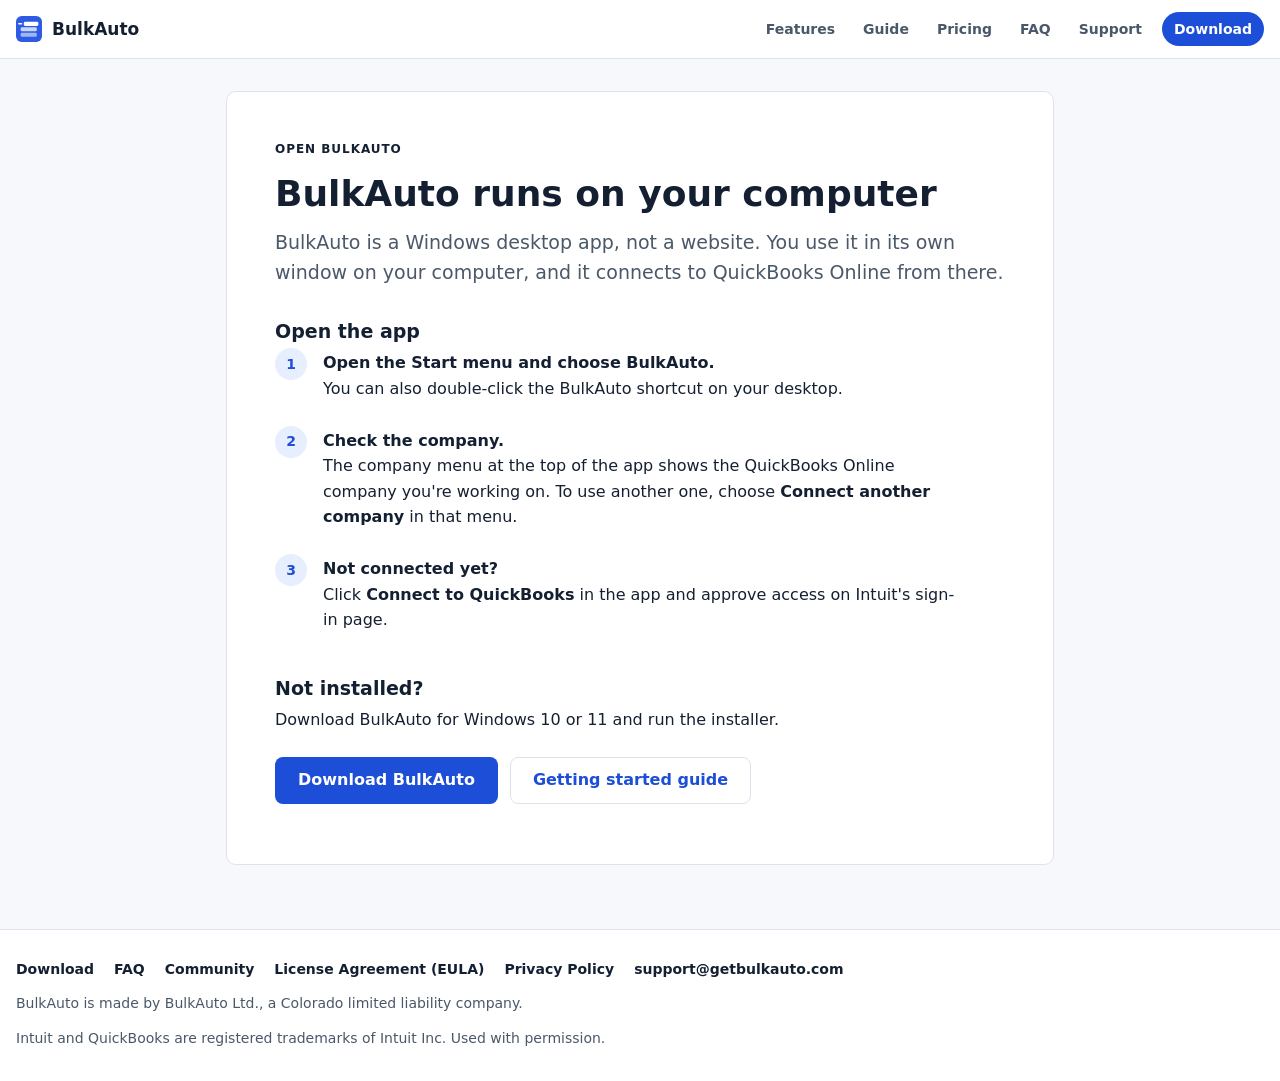
<file: launch/index.html>
<!doctype html>
<html lang="en">
<head>
<meta charset="utf-8">
<meta name="viewport" content="width=device-width, initial-scale=1, viewport-fit=cover">
<title>Open BulkAuto</title>
<meta name="description" content="BulkAuto is a Windows desktop app for QuickBooks Online. Open it from the Start menu, or download it.">
<meta name="color-scheme" content="light dark">
<link rel="icon" href="/favicon.ico" sizes="48x48">
<link rel="icon" href="/favicon.svg" type="image/svg+xml">
<link rel="icon" href="/favicon-96.png" type="image/png" sizes="96x96">
<link rel="apple-touch-icon" href="/apple-touch-icon.png">
<link rel="stylesheet" href="../style.css">
</head>
<body>
<a class="skip" href="#main">Skip to content</a>
<header class="masthead">
  <div class="masthead-inner">
    <a class="product" href="../"><svg width="26" height="26" viewBox="0 0 100 100" aria-hidden="true"><rect width="100" height="100" rx="22" fill="#2d5be3"></rect><rect x="18" y="64" width="62" height="16" rx="5" fill="#9fb6f3"></rect><rect x="18" y="43" width="62" height="16" rx="5" fill="#c9d6fa"></rect><rect x="30" y="22" width="56" height="16" rx="5" fill="#ffffff"></rect><rect x="8" y="27" width="16" height="6" rx="3" fill="#ffffff"></rect></svg> BulkAuto</a>
    <nav class="doc-nav" aria-label="Site">
      <a href="../#features">Features</a>
      <a href="../#getting-started">Guide</a>
      <a href="../#pricing">Pricing</a>
      <a href="../faq/">FAQ</a>
      <a href="../#support">Support</a>
      <a class="nav-cta" href="../download/">Download</a>
    </nav>
  </div>
</header>

<div class="page single">
  <main class="docs" id="main">
    <article class="doc" aria-labelledby="launch-title">
      <p class="eyebrow">Open BulkAuto</p>
      <h1 id="launch-title">BulkAuto runs on your computer</h1>
      <p class="lead">BulkAuto is a Windows desktop app, not a website. You use it in its own window on your
        computer, and it connects to QuickBooks Online from there.</p>

      <h2>Open the app</h2>
      <ol class="steps">
        <li><b>Open the Start menu and choose BulkAuto.</b>
          <p>You can also double-click the BulkAuto shortcut on your desktop.</p></li>
        <li><b>Check the company.</b>
          <p>The company menu at the top of the app shows the QuickBooks Online company you're working on. To use
            another one, choose <b>Connect another company</b> in that menu.</p></li>
        <li><b>Not connected yet?</b>
          <p>Click <b>Connect to QuickBooks</b> in the app and approve access on Intuit's sign-in page.</p></li>
      </ol>

      <h2>Not installed?</h2>
      <p>Download BulkAuto for Windows 10 or 11 and run the installer.</p>
      <div class="actions">
        <a class="button" href="../download/">Download BulkAuto</a>
        <a class="button secondary" href="../#getting-started">Getting started guide</a>
      </div>
    </article>
  </main>
</div>

<footer class="site-footer">
  <div class="wrap">
    <ul class="footer-links">
      <li><a href="../download/">Download</a></li>
      <li><a href="../faq/">FAQ</a></li>
      <li><a href="https://github.com/logcnoble-netizen/bulkauto-community/discussions" target="_blank" rel="noopener">Community</a></li>
      <li><a href="../eula/">License Agreement (EULA)</a></li>
      <li><a href="../privacy/">Privacy Policy</a></li>
      <li><a href="mailto:support@getbulkauto.com">support@getbulkauto.com</a></li>
    </ul>
    <p>BulkAuto is made by BulkAuto Ltd., a Colorado limited liability company.</p>
    <p>Intuit and QuickBooks are registered trademarks of Intuit Inc. Used with permission.</p>
  </div>
</footer>
</body>
</html>
</file>
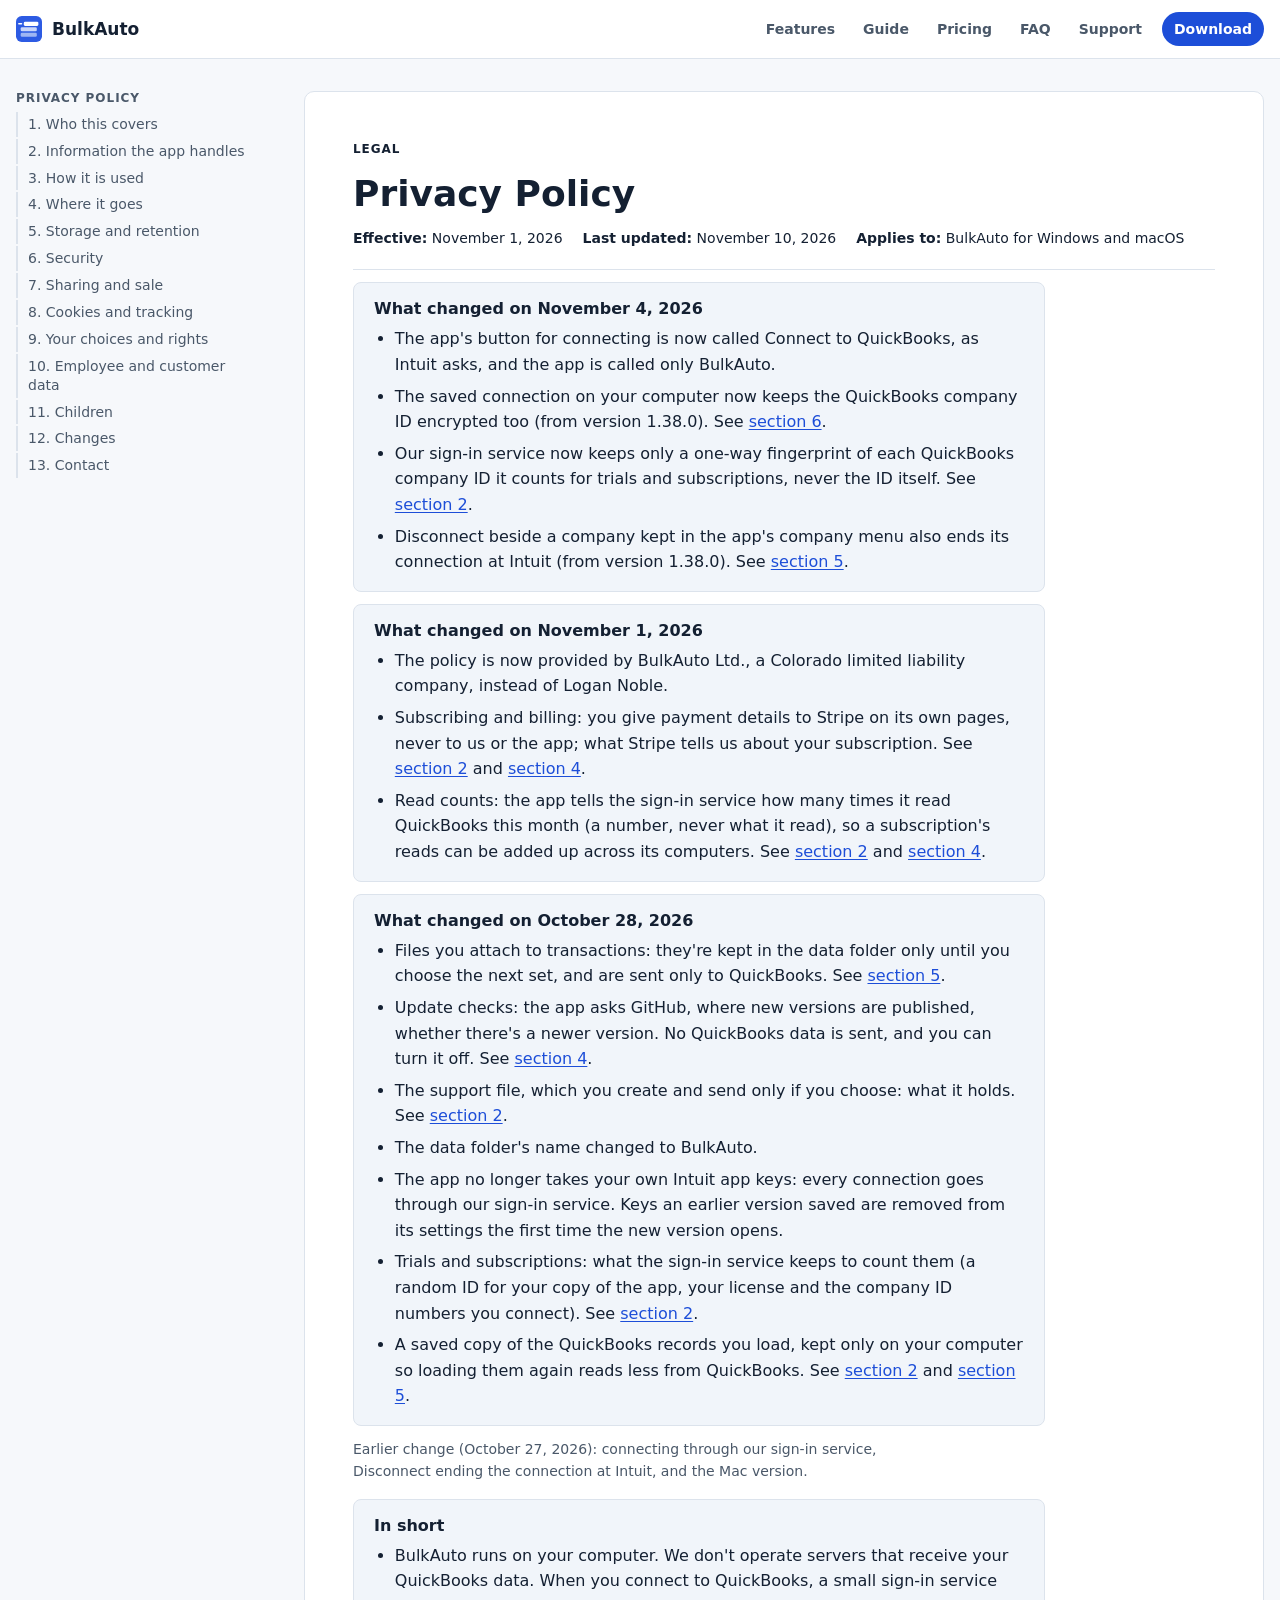
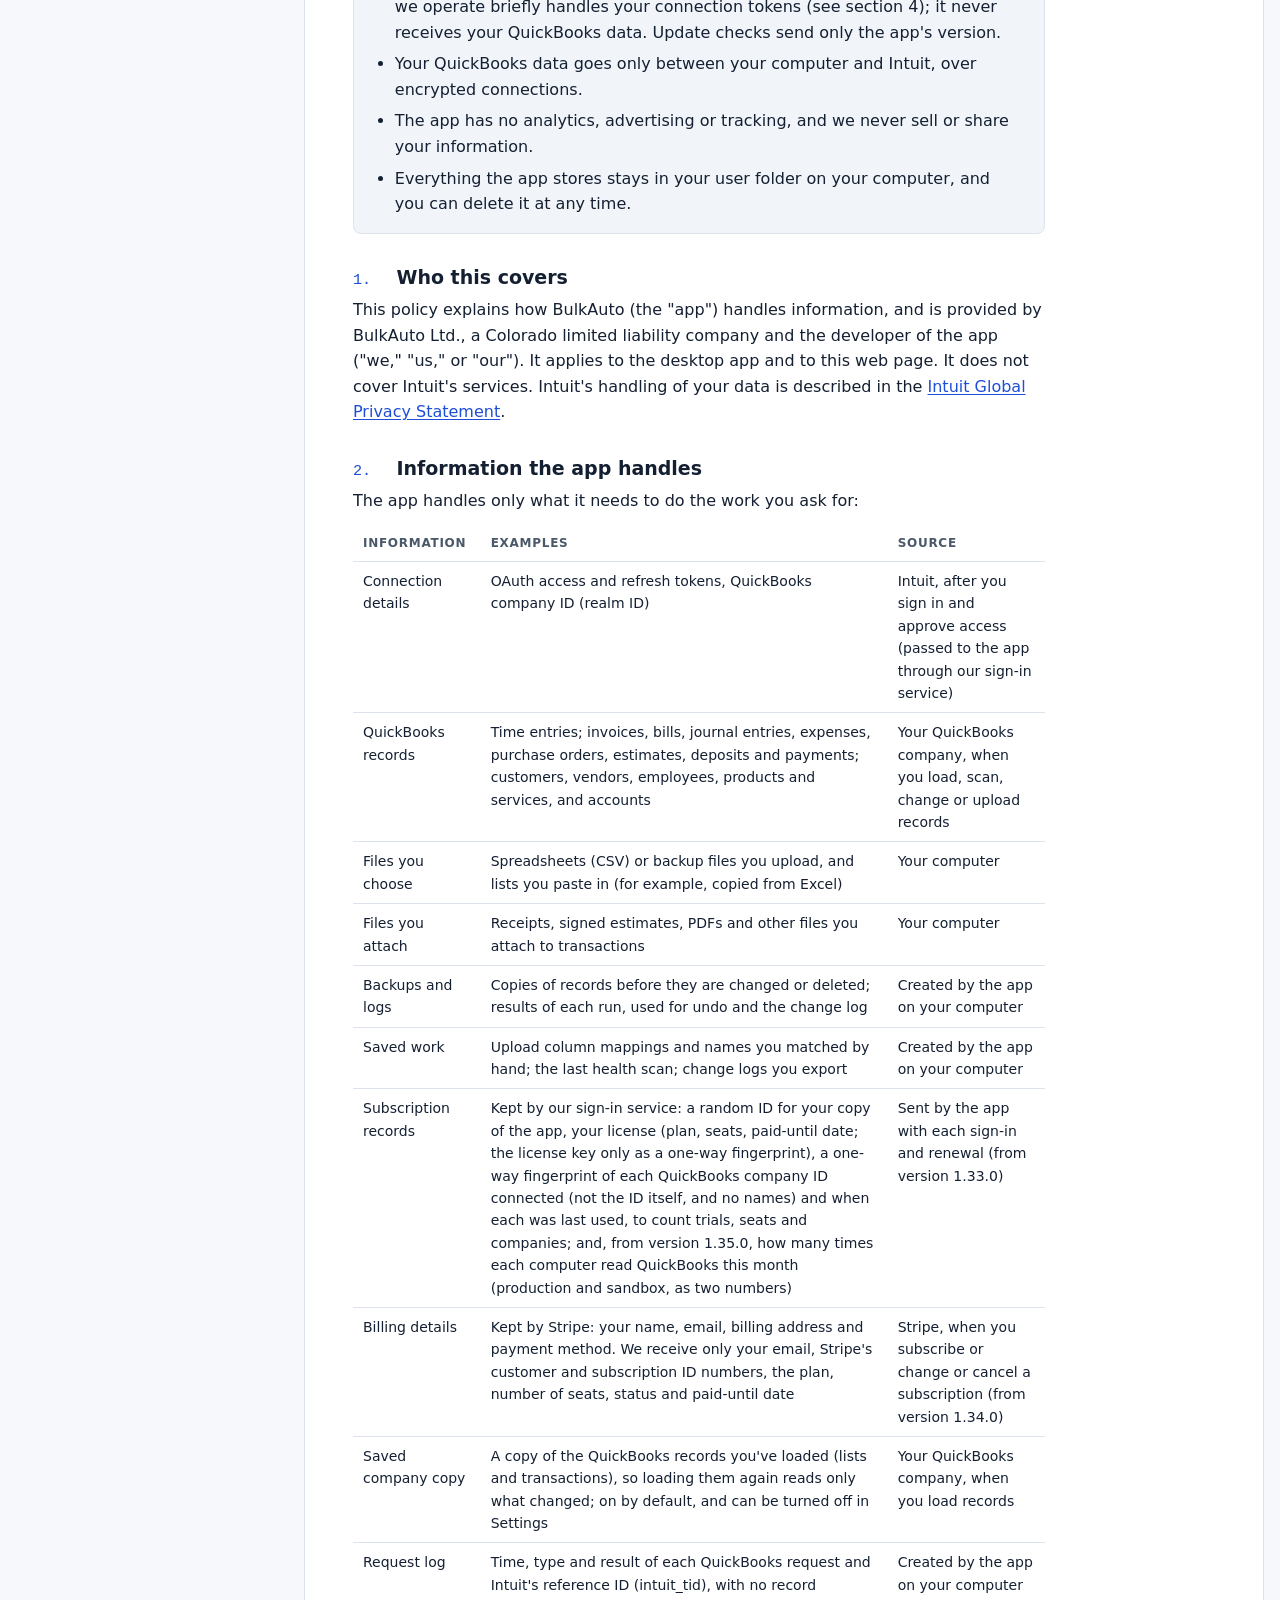
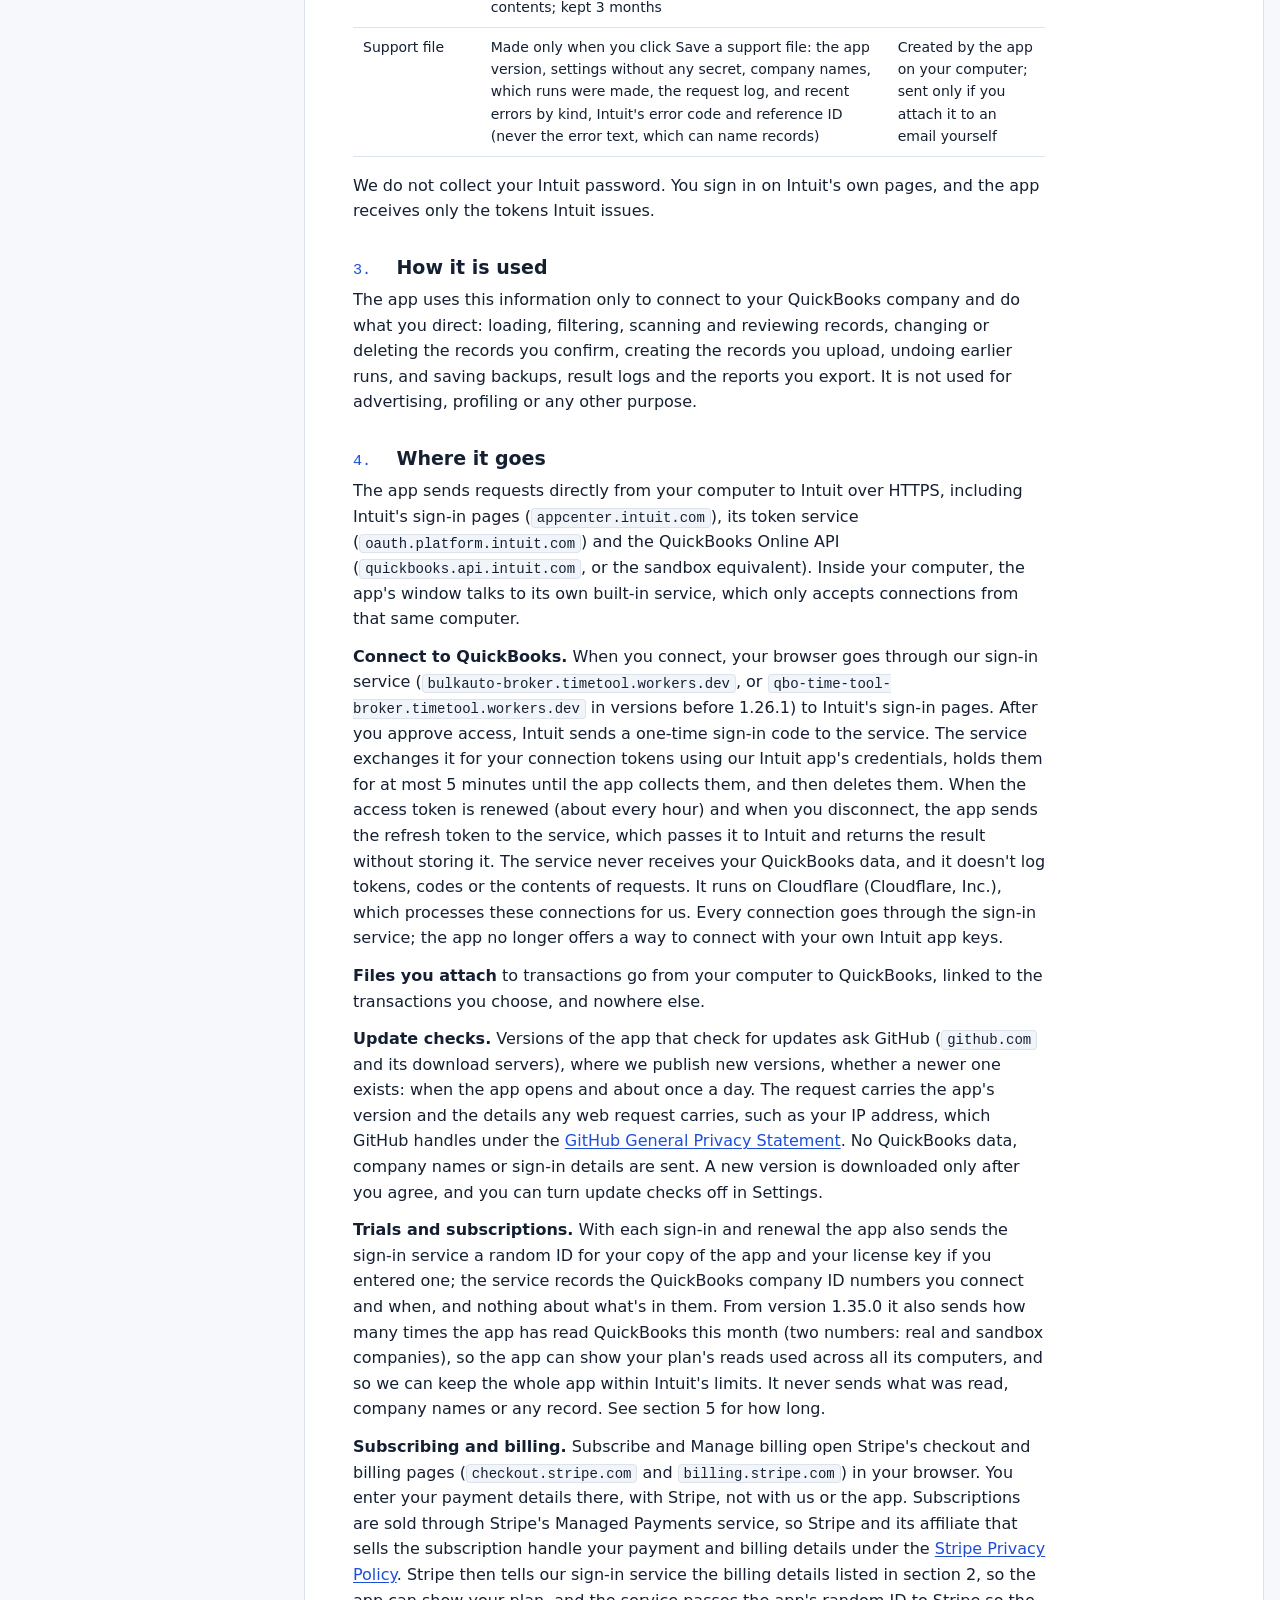
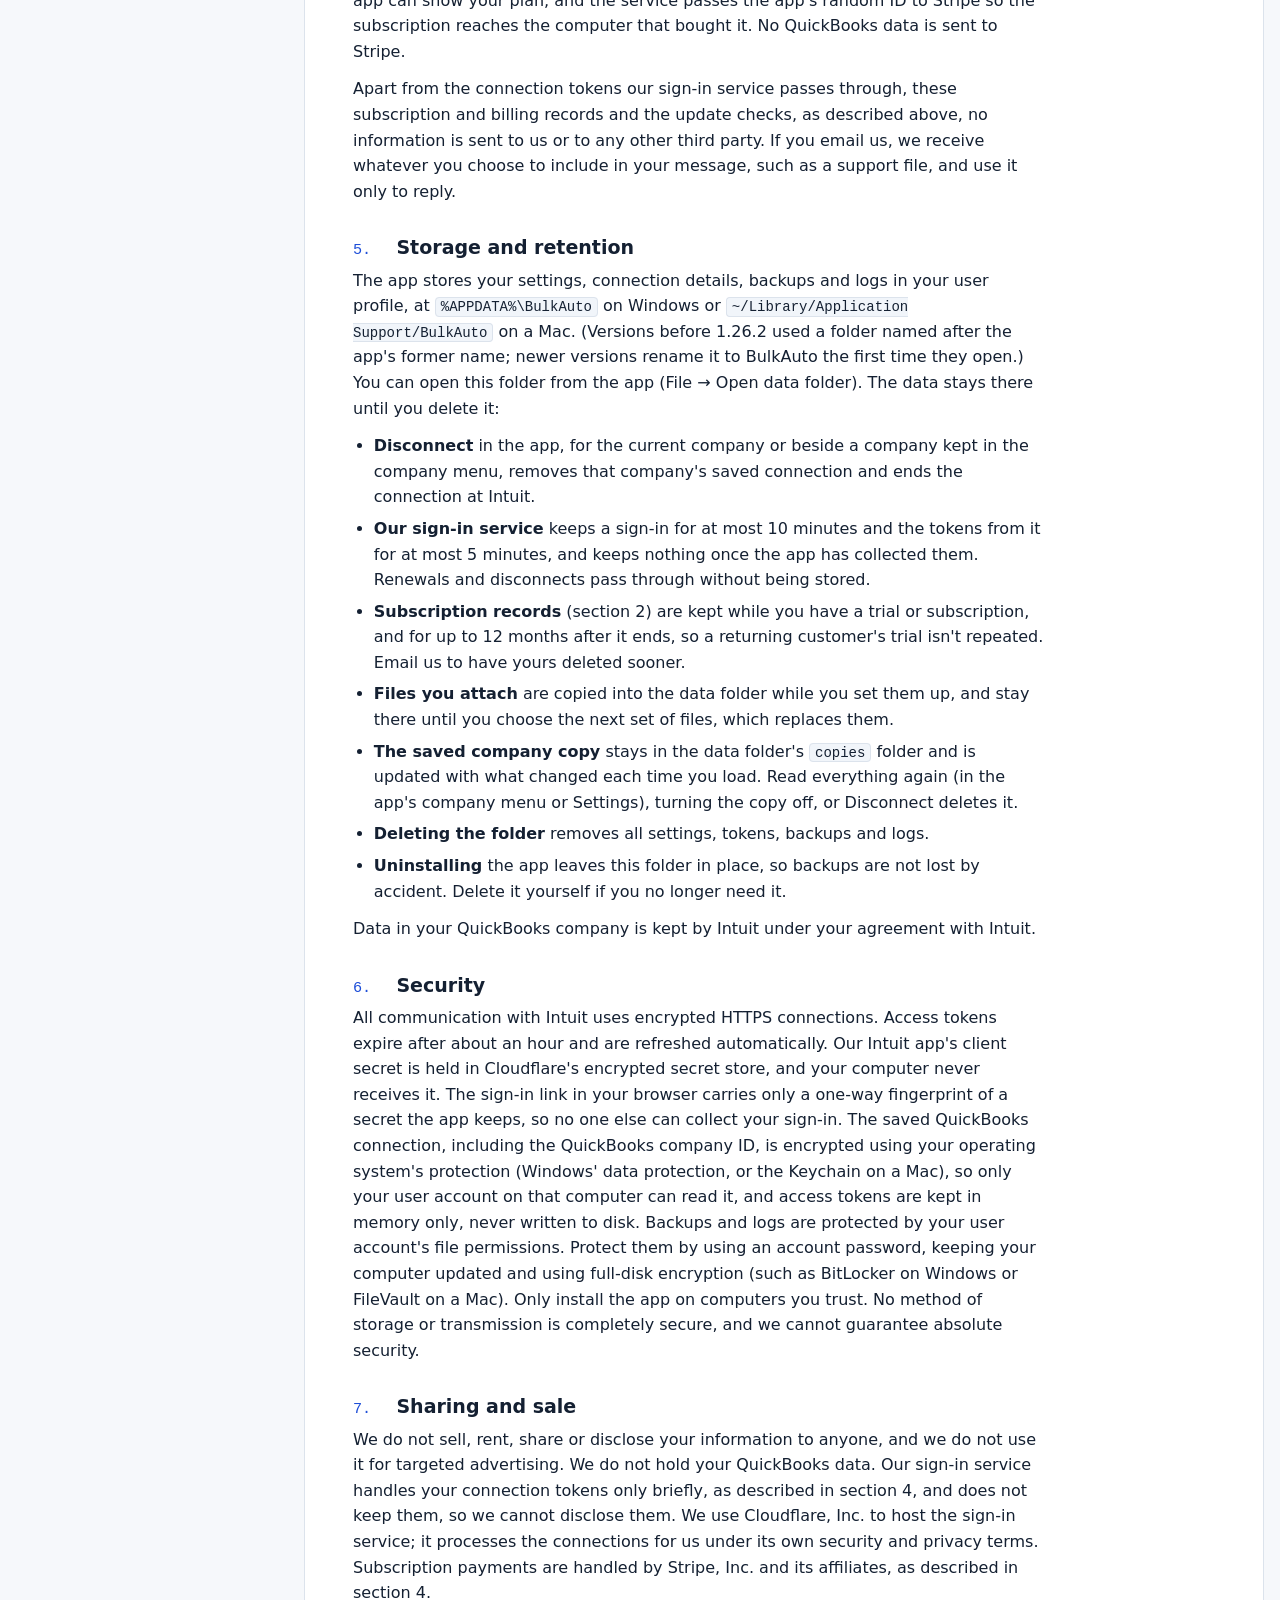
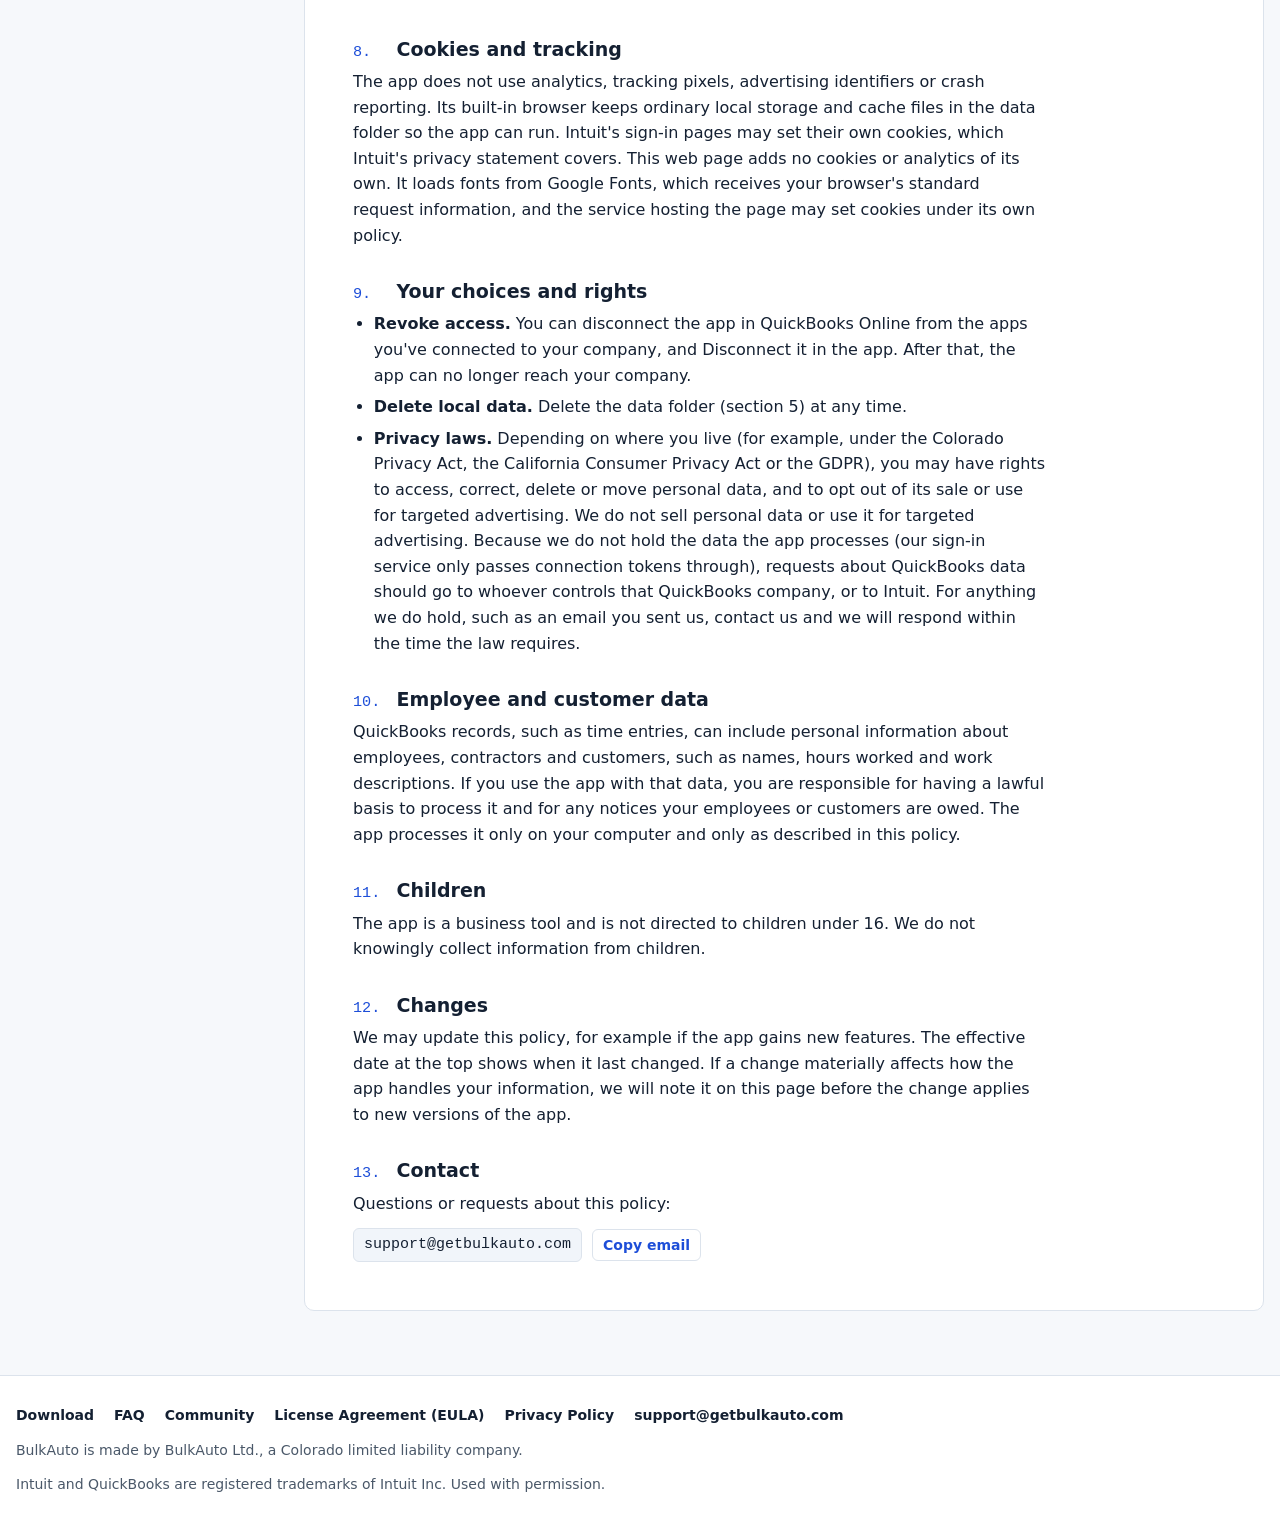
<file: privacy/index.html>
<!doctype html>
<html lang="en">
<head>
<meta charset="utf-8">
<meta name="viewport" content="width=device-width, initial-scale=1, viewport-fit=cover">
<title>BulkAuto Privacy Policy</title>
<meta name="description" content="How BulkAuto handles information: it runs on your computer and sends QuickBooks data only to Intuit.">
<link rel="icon" href="/favicon.ico" sizes="48x48">
<link rel="icon" href="/favicon.svg" type="image/svg+xml">
<link rel="icon" href="/favicon-96.png" type="image/png" sizes="96x96">
<link rel="apple-touch-icon" href="/apple-touch-icon.png">
<meta name="color-scheme" content="light dark">
<link rel="stylesheet" href="../style.css">
</head>
<body>
<a class="skip" href="#main">Skip to content</a>
<header class="masthead">
  <div class="masthead-inner">
    <a class="product" href="../"><svg width="26" height="26" viewBox="0 0 100 100" aria-hidden="true"><rect width="100" height="100" rx="22" fill="#2d5be3"></rect><rect x="18" y="64" width="62" height="16" rx="5" fill="#9fb6f3"></rect><rect x="18" y="43" width="62" height="16" rx="5" fill="#c9d6fa"></rect><rect x="30" y="22" width="56" height="16" rx="5" fill="#ffffff"></rect><rect x="8" y="27" width="16" height="6" rx="3" fill="#ffffff"></rect></svg> BulkAuto</a>
    <nav class="doc-nav" aria-label="Site">
      <a href="../#features">Features</a>
      <a href="../#getting-started">Guide</a>
      <a href="../#pricing">Pricing</a>
      <a href="../faq/">FAQ</a>
      <a href="../#support">Support</a>
      <a class="nav-cta" href="../download/">Download</a>
    </nav>
  </div>
</header>
<div class="page">
  <aside class="rail" aria-label="Contents"><div>
    <h2>Privacy Policy</h2>
    <ol>
      <li><a href="#privacy-1">1. Who this covers</a></li>
      <li><a href="#privacy-2">2. Information the app handles</a></li>
      <li><a href="#privacy-3">3. How it is used</a></li>
      <li><a href="#privacy-4">4. Where it goes</a></li>
      <li><a href="#privacy-5">5. Storage and retention</a></li>
      <li><a href="#privacy-6">6. Security</a></li>
      <li><a href="#privacy-7">7. Sharing and sale</a></li>
      <li><a href="#privacy-8">8. Cookies and tracking</a></li>
      <li><a href="#privacy-9">9. Your choices and rights</a></li>
      <li><a href="#privacy-10">10. Employee and customer data</a></li>
      <li><a href="#privacy-11">11. Children</a></li>
      <li><a href="#privacy-12">12. Changes</a></li>
      <li><a href="#privacy-13">13. Contact</a></li>
    </ol>
  </div></aside>
  <main class="docs" id="main">
    <article class="doc" id="privacy" aria-labelledby="privacy-title">
      <p class="eyebrow">Legal</p>
      <h1 id="privacy-title">Privacy Policy</h1>
      <p class="meta"><span><b>Effective:</b> November 1, 2026</span><span><b>Last updated:</b> November 10, 2026</span><span><b>Applies to:</b> BulkAuto for Windows and macOS</span></p>

      <section class="summary" aria-label="What changed">
        <h2>What changed on November 4, 2026</h2>
        <ul>
          <li>The app's button for connecting is now called Connect to QuickBooks, as Intuit asks, and the app is called
            only BulkAuto.</li>
          <li>The saved connection on your computer now keeps the QuickBooks company ID encrypted too (from version
            1.38.0). See <a href="#privacy-6">section 6</a>.</li>
          <li>Our sign-in service now keeps only a one-way fingerprint of each QuickBooks company ID it counts for trials
            and subscriptions, never the ID itself. See <a href="#privacy-2">section 2</a>.</li>
          <li>Disconnect beside a company kept in the app's company menu also ends its connection at Intuit (from version
            1.38.0). See <a href="#privacy-5">section 5</a>.</li>
        </ul>
      </section>
      <section class="summary" aria-label="Earlier changes">
        <h2>What changed on November 1, 2026</h2>
        <ul>
          <li>The policy is now provided by BulkAuto Ltd., a Colorado limited liability company, instead of Logan Noble.</li>
          <li>Subscribing and billing: you give payment details to Stripe on its own pages, never to us or the app; what
            Stripe tells us about your subscription. See <a href="#privacy-2">section 2</a> and <a href="#privacy-4">section 4</a>.</li>
          <li>Read counts: the app tells the sign-in service how many times it read QuickBooks this month (a number, never
            what it read), so a subscription's reads can be added up across its computers. See <a href="#privacy-2">section 2</a>
            and <a href="#privacy-4">section 4</a>.</li>
        </ul>
      </section>
      <section class="summary" aria-label="Earlier changes">
        <h2>What changed on October 28, 2026</h2>
        <ul>
          <li>Files you attach to transactions: they're kept in the data folder only until you choose the next set, and
            are sent only to QuickBooks. See <a href="#privacy-5">section 5</a>.</li>
          <li>Update checks: the app asks GitHub, where new versions are published, whether there's a newer version. No
            QuickBooks data is sent, and you can turn it off. See <a href="#privacy-4">section 4</a>.</li>
          <li>The support file, which you create and send only if you choose: what it holds. See <a href="#privacy-2">section 2</a>.</li>
          <li>The data folder's name changed to BulkAuto.</li>
          <li>The app no longer takes your own Intuit app keys: every connection goes through our sign-in service. Keys an
            earlier version saved are removed from its settings the first time the new version opens.</li>
          <li>Trials and subscriptions: what the sign-in service keeps to count them (a random ID for your copy of the
            app, your license and the company ID numbers you connect). See <a href="#privacy-2">section 2</a>.</li>
          <li>A saved copy of the QuickBooks records you load, kept only on your computer so loading them again reads
            less from QuickBooks. See <a href="#privacy-2">section 2</a> and <a href="#privacy-5">section 5</a>.</li>
        </ul>
      </section>
      <p class="hint">Earlier change (October 27, 2026): connecting through our sign-in service, Disconnect ending
        the connection at Intuit, and the Mac version.</p>

      <section class="summary" aria-label="Summary">
        <h2>In short</h2>
        <ul>
          <li>BulkAuto runs on your computer. We don't operate servers that receive your QuickBooks data. When you
            connect to QuickBooks, a small sign-in service we operate briefly handles your connection tokens (see section 4);
            it never receives your QuickBooks data. Update checks send only the app's version.</li>
          <li>Your QuickBooks data goes only between your computer and Intuit, over encrypted connections.</li>
          <li>The app has no analytics, advertising or tracking, and we never sell or share your information.</li>
          <li>Everything the app stores stays in your user folder on your computer, and you can delete it at any time.</li>
        </ul>
      </section>

      <h2 id="privacy-1"><span class="n">1.</span>Who this covers</h2>
      <p>This policy explains how BulkAuto (the "app") handles information, and is provided by BulkAuto Ltd.,
        a Colorado limited liability company and the developer of the app ("we," "us," or "our"). It applies to the desktop app and to this web page. It does not
        cover Intuit's services. Intuit's handling of your data is described in the
        <a href="https://www.intuit.com/privacy/statement/" target="_blank" rel="noopener">Intuit Global Privacy Statement</a>.</p>

      <h2 id="privacy-2"><span class="n">2.</span>Information the app handles</h2>
      <p>The app handles only what it needs to do the work you ask for:</p>
      <div class="table-wrap">
        <table>
          <thead><tr><th scope="col">Information</th><th scope="col">Examples</th><th scope="col">Source</th></tr></thead>
          <tbody>
            <tr><td>Connection details</td><td>OAuth access and refresh tokens, QuickBooks company ID (realm ID)</td><td>Intuit, after you sign in and approve access (passed to the app through our sign-in service)</td></tr>
            <tr><td>QuickBooks records</td><td>Time entries; invoices, bills, journal entries, expenses, purchase orders, estimates, deposits and payments; customers, vendors, employees, products and services, and accounts</td><td>Your QuickBooks company, when you load, scan, change or upload records</td></tr>
            <tr><td>Files you choose</td><td>Spreadsheets (CSV) or backup files you upload, and lists you paste in (for example, copied from Excel)</td><td>Your computer</td></tr>
            <tr><td>Files you attach</td><td>Receipts, signed estimates, PDFs and other files you attach to transactions</td><td>Your computer</td></tr>
            <tr><td>Backups and logs</td><td>Copies of records before they are changed or deleted; results of each run, used for undo and the change log</td><td>Created by the app on your computer</td></tr>
            <tr><td>Saved work</td><td>Upload column mappings and names you matched by hand; the last health scan; change logs you export</td><td>Created by the app on your computer</td></tr>
            <tr><td>Subscription records</td><td>Kept by our sign-in service: a random ID for your copy of the app, your license (plan, seats, paid-until date; the license key only as a one-way fingerprint), a one-way fingerprint of each QuickBooks company ID connected (not the ID itself, and no names) and when each was last used, to count trials, seats and companies; and, from version 1.35.0, how many times each computer read QuickBooks this month (production and sandbox, as two numbers)</td><td>Sent by the app with each sign-in and renewal (from version 1.33.0)</td></tr>
            <tr><td>Billing details</td><td>Kept by Stripe: your name, email, billing address and payment method. We receive only your email, Stripe's customer and subscription ID numbers, the plan, number of seats, status and paid-until date</td><td>Stripe, when you subscribe or change or cancel a subscription (from version 1.34.0)</td></tr>
            <tr><td>Saved company copy</td><td>A copy of the QuickBooks records you've loaded (lists and transactions), so loading them again reads only what changed; on by default, and can be turned off in Settings</td><td>Your QuickBooks company, when you load records</td></tr>
            <tr><td>Request log</td><td>Time, type and result of each QuickBooks request and Intuit's reference ID (intuit_tid), with no record contents; kept 3 months</td><td>Created by the app on your computer</td></tr>
            <tr><td>Support file</td><td>Made only when you click Save a support file: the app version, settings without any secret, company names, which runs were made, the request log, and recent errors by kind, Intuit's error code and reference ID (never the error text, which can name records)</td><td>Created by the app on your computer; sent only if you attach it to an email yourself</td></tr>
          </tbody>
        </table>
      </div>
      <p>We do not collect your Intuit password. You sign in on Intuit's own pages, and the app receives only the tokens
        Intuit issues.</p>

      <h2 id="privacy-3"><span class="n">3.</span>How it is used</h2>
      <p>The app uses this information only to connect to your QuickBooks company and do what you direct: loading,
        filtering, scanning and reviewing records, changing or deleting the records you confirm, creating the records you
        upload, undoing earlier runs, and saving backups, result logs and the reports you export. It is not used for
        advertising, profiling or any other purpose.</p>

      <h2 id="privacy-4"><span class="n">4.</span>Where it goes</h2>
      <p>The app sends requests directly from your computer to Intuit over HTTPS, including Intuit's sign-in pages
        (<code>appcenter.intuit.com</code>), its token service (<code>oauth.platform.intuit.com</code>) and the QuickBooks
        Online API (<code>quickbooks.api.intuit.com</code>, or the sandbox equivalent). Inside your computer, the app's
        window talks to its own built-in service, which only accepts connections from that same computer.</p>
      <p><b>Connect to QuickBooks.</b> When you connect, your browser goes through our sign-in service
        (<code>bulkauto-broker.timetool.workers.dev</code>, or <code>qbo-time-tool-broker.timetool.workers.dev</code> in
        versions before 1.26.1) to Intuit's sign-in pages. After you approve access,
        Intuit sends a one-time sign-in code to the service. The service exchanges it for your connection tokens using our
        Intuit app's credentials, holds them for at most 5 minutes until the app collects them, and then deletes them.
        When the access token is renewed (about every hour) and when you disconnect, the app sends the refresh token to the
        service, which passes it to Intuit and returns the result without storing it. The service never receives your
        QuickBooks data, and it doesn't log tokens, codes or the contents of requests. It runs on Cloudflare (Cloudflare,
        Inc.), which processes these connections for us. Every connection goes through the sign-in service; the app no longer
        offers a way to connect with your own Intuit app keys.</p>
      <p><b>Files you attach</b> to transactions go from your computer to QuickBooks, linked to the transactions you
        choose, and nowhere else.</p>
      <p><b>Update checks.</b> Versions of the app that check for updates ask GitHub (<code>github.com</code> and its
        download servers), where we publish new versions, whether a newer one exists: when the app opens and about once a
        day. The request carries the app's version and the details any web request carries, such as your IP address,
        which GitHub handles under the <a href="https://docs.github.com/site-policy/privacy-policies/github-general-privacy-statement" target="_blank" rel="noopener">GitHub
        General Privacy Statement</a>. No QuickBooks data, company names or sign-in details are sent. A new version is
        downloaded only after you agree, and you can turn update checks off in Settings.</p>
      <p><b>Trials and subscriptions.</b> With each sign-in and renewal the app also sends the sign-in service a random ID
        for your copy of the app and your license key if you entered one; the service records the QuickBooks company ID
        numbers you connect and when, and nothing about what's in them. From version 1.35.0 it also sends how many times
        the app has read QuickBooks this month (two numbers: real and sandbox companies), so the app can show your
        plan's reads used across all its computers, and so we can keep the whole app within Intuit's limits. It never
        sends what was read, company names or any record. See section 5 for how long.</p>
      <p><b>Subscribing and billing.</b> Subscribe and Manage billing open Stripe's checkout and billing pages
        (<code>checkout.stripe.com</code> and <code>billing.stripe.com</code>) in your browser. You enter your payment
        details there, with Stripe, not with us or the app. Subscriptions are sold through Stripe's Managed Payments service,
        so Stripe and its affiliate that sells the subscription handle your payment and billing details under the
        <a href="https://stripe.com/privacy" target="_blank" rel="noopener">Stripe Privacy Policy</a>. Stripe then tells
        our sign-in service the billing details listed in section 2, so the app can show your plan, and the service passes
        the app's random ID to Stripe so the subscription reaches the computer that bought it. No QuickBooks data is sent to
        Stripe.</p>
      <p>Apart from the connection tokens our sign-in service passes through, these subscription and billing records and
        the update checks, as described above, no information is sent to us or to any other third party. If you email us, we receive whatever you choose to
        include in your message, such as a support file, and use it only to reply.</p>

      <h2 id="privacy-5"><span class="n">5.</span>Storage and retention</h2>
      <p>The app stores your settings, connection details, backups and logs in your user profile, at
        <code>%APPDATA%\BulkAuto</code> on Windows or <code>~/Library/Application Support/BulkAuto</code> on a Mac.
        (Versions before 1.26.2 used a folder named after the app's former name; newer versions rename it to BulkAuto the
        first time they open.) You can open this folder from the app (File → Open data folder). The data
        stays there until you delete it:</p>
      <ul>
        <li><b>Disconnect</b> in the app, for the current company or beside a company kept in the company menu, removes
          that company's saved connection and ends the connection at Intuit.</li>
        <li><b>Our sign-in service</b> keeps a sign-in for at most 10 minutes and the tokens from it for at most 5
          minutes, and keeps nothing once the app has collected them. Renewals and disconnects pass through without being
          stored.</li>
        <li><b>Subscription records</b> (section 2) are kept while you have a trial or subscription, and for up to 12
          months after it ends, so a returning customer's trial isn't repeated. Email us to have yours deleted sooner.</li>
        <li><b>Files you attach</b> are copied into the data folder while you set them up, and stay there until you
          choose the next set of files, which replaces them.</li>
        <li><b>The saved company copy</b> stays in the data folder's <code>copies</code> folder and is updated with what
          changed each time you load. Read everything again (in the app's company menu or Settings), turning the copy
          off, or Disconnect deletes it.</li>
        <li><b>Deleting the folder</b> removes all settings, tokens, backups and logs.</li>
        <li><b>Uninstalling</b> the app leaves this folder in place, so backups are not lost by accident. Delete it
          yourself if you no longer need it.</li>
      </ul>
      <p>Data in your QuickBooks company is kept by Intuit under your agreement with Intuit.</p>

      <h2 id="privacy-6"><span class="n">6.</span>Security</h2>
      <p>All communication with Intuit uses encrypted HTTPS connections. Access tokens expire after about an hour and are
        refreshed automatically. Our Intuit app's client secret is held in Cloudflare's encrypted
        secret store, and your computer never receives it. The sign-in link in your browser carries only a one-way
        fingerprint of a secret the app keeps, so no one else can collect your sign-in. The saved QuickBooks connection, including the QuickBooks company ID, is encrypted using your operating system's protection (Windows' data
        protection, or the Keychain on a Mac), so only your user account on that computer can read it, and access tokens
        are kept in memory only, never written to disk. Backups and logs are protected by your user account's file
        permissions. Protect them by using an account password, keeping your computer updated and using full-disk
        encryption (such as BitLocker on Windows or FileVault on a Mac). Only install the app on computers you trust. No method
        of storage or transmission is completely secure, and we cannot guarantee absolute security.</p>

      <h2 id="privacy-7"><span class="n">7.</span>Sharing and sale</h2>
      <p>We do not sell, rent, share or disclose your information to anyone, and we do not use it for targeted
        advertising. We do not hold your QuickBooks data. Our sign-in service handles your connection tokens only briefly,
        as described in section 4, and does not keep them, so we cannot disclose them. We use Cloudflare, Inc. to host the
        sign-in service; it processes the connections for us under its own security and privacy terms. Subscription
        payments are handled by Stripe, Inc. and its affiliates, as described in section 4.</p>

      <h2 id="privacy-8"><span class="n">8.</span>Cookies and tracking</h2>
      <p>The app does not use analytics, tracking pixels, advertising identifiers or crash reporting. Its built-in browser
        keeps ordinary local storage and cache files in the data folder so the app can run. Intuit's sign-in pages may set
        their own cookies, which Intuit's privacy statement covers. This web page adds no cookies or analytics of its own.
        It loads fonts from Google Fonts, which receives your browser's standard request information, and the service
        hosting the page may set cookies under its own policy.</p>

      <h2 id="privacy-9"><span class="n">9.</span>Your choices and rights</h2>
      <ul>
        <li><b>Revoke access.</b> You can disconnect the app in QuickBooks Online from the apps you've connected to your
          company, and Disconnect it in the app. After that, the app can no longer reach your company.</li>
        <li><b>Delete local data.</b> Delete the data folder (section 5) at any time.</li>
        <li><b>Privacy laws.</b> Depending on where you live (for example, under the Colorado Privacy Act, the California
          Consumer Privacy Act or the GDPR), you may have rights to access, correct, delete or move personal data, and to
          opt out of its sale or use for targeted advertising. We do not sell personal data or use it for targeted
          advertising. Because we do not hold the data the app processes (our sign-in service only passes connection tokens through), requests about QuickBooks data
          should go to whoever controls that QuickBooks company, or to Intuit. For anything we do hold, such as an email
          you sent us, contact us and we will respond within the time the law requires.</li>
      </ul>

      <h2 id="privacy-10"><span class="n">10.</span>Employee and customer data</h2>
      <p>QuickBooks records, such as time entries, can include personal information about employees, contractors and customers, such as names, hours
        worked and work descriptions. If you use the app with that data, you are responsible for having a lawful basis to
        process it and for any notices your employees or customers are owed. The app processes it only on your computer
        and only as described in this policy.</p>

      <h2 id="privacy-11"><span class="n">11.</span>Children</h2>
      <p>The app is a business tool and is not directed to children under 16. We do not knowingly collect information from
        children.</p>

      <h2 id="privacy-12"><span class="n">12.</span>Changes</h2>
      <p>We may update this policy, for example if the app gains new features. The effective date at the top shows when it
        last changed. If a change materially affects how the app handles your information, we will note it on this page
        before the change applies to new versions of the app.</p>

      <h2 id="privacy-13"><span class="n">13.</span>Contact</h2>
      <p>Questions or requests about this policy:</p>
      <div class="contact">
        <span class="email" id="emailPrivacy">support@getbulkauto.com</span>
        <button class="copy" type="button" data-copy="emailPrivacy">Copy email</button>
      </div>
    </article>
  </main>
</div>
<footer class="site-footer">
  <div class="wrap">
    <ul class="footer-links">
      <li><a href="../download/">Download</a></li>
      <li><a href="../faq/">FAQ</a></li>
      <li><a href="https://github.com/logcnoble-netizen/bulkauto-community/discussions" target="_blank" rel="noopener">Community</a></li>
      <li><a href="../eula/">License Agreement (EULA)</a></li>
      <li><a href="../privacy/" aria-current="page">Privacy Policy</a></li>
      <li><a href="mailto:support@getbulkauto.com">support@getbulkauto.com</a></li>
    </ul>
    <p>BulkAuto is made by BulkAuto Ltd., a Colorado limited liability company.</p>
    <p>Intuit and QuickBooks are registered trademarks of Intuit Inc. Used with permission.</p>
  </div>
</footer>
<script>// Copy buttons: clipboard write inside the click, with a select-the-text fallback.
  document.querySelectorAll('[data-copy]').forEach(function (btn) {
    btn.addEventListener('click', function () {
      var el = document.getElementById(btn.getAttribute('data-copy'));
      var text = el.textContent.trim();
      var done = function () { btn.textContent = 'Copied'; setTimeout(function () { btn.textContent = 'Copy email'; }, 1600); };
      var fallback = function () {
        var r = document.createRange(); r.selectNodeContents(el);
        var s = window.getSelection(); s.removeAllRanges(); s.addRange(r);
        btn.textContent = 'Selected, press Ctrl+C';
      };
      try {
        navigator.clipboard.writeText(text).then(done, fallback);
      } catch (e) { fallback(); }
    });
  });</script>
</body>
</html>
</file>
<file: style.css>
/* BulkAuto site. Plain CSS, system fonts only: nothing is loaded from another site. */
:root {
  --paper: #f6f8fb;
  --sheet: #ffffff;
  --ink: #142032;
  --ink-soft: #4a5869;
  --rule: #dce3ec;
  --accent: #1d4ed8;
  --accent-ink: #ffffff;
  --accent-soft: #e7eefd;
  --note: #f1f5fa;
  --good: #15803d;
  --good-soft: #e5f5ea;
  --font-body: system-ui, -apple-system, "Segoe UI", Roboto, "Helvetica Neue", Arial, sans-serif;
  --font-display: var(--font-body);
  --font-mono: ui-monospace, "Cascadia Mono", Consolas, "SF Mono", Menlo, monospace;
  --step--1: 0.875rem;
  --step-0: 1rem;
  --step-1: 1.1875rem;
  --step-2: 1.5rem;
  --step-3: clamp(1.75rem, 1.2rem + 2.2vw, 2.25rem);
  --step-4: clamp(2rem, 1.3rem + 3.2vw, 3rem);
  --wrap: 1280px;
  --gutter: max(16px, env(safe-area-inset-left, 0px));
  --gutter-r: max(16px, env(safe-area-inset-right, 0px));
  color-scheme: light;
}
@media (prefers-color-scheme: dark) {
  :root:not([data-theme="light"]) {
    --paper: #0e131a;
    --sheet: #151c26;
    --ink: #e6ebf2;
    --ink-soft: #a6b2c2;
    --rule: #2a3545;
    --accent: #84a8ff;
    --accent-ink: #0e131a;
    --accent-soft: #1c2a47;
    --note: #1a2230;
    --good: #6fd08f;
    --good-soft: #17301f;
    color-scheme: dark;
  }
}
:root[data-theme="dark"] {
  --paper: #0e131a;
  --sheet: #151c26;
  --ink: #e6ebf2;
  --ink-soft: #a6b2c2;
  --rule: #2a3545;
  --accent: #84a8ff;
  --accent-ink: #0e131a;
  --accent-soft: #1c2a47;
  --note: #1a2230;
  --good: #6fd08f;
  --good-soft: #17301f;
  color-scheme: dark;
}

* { box-sizing: border-box; }
html { scroll-behavior: smooth; scroll-padding-top: 84px; -webkit-text-size-adjust: 100%; }
@media (prefers-reduced-motion: reduce) { html { scroll-behavior: auto; } }
body {
  margin: 0;
  background: var(--paper);
  color: var(--ink);
  font-family: var(--font-body);
  font-size: var(--step-0);
  line-height: 1.6;
  overflow-wrap: break-word;
}
img, svg { max-width: 100%; }
a { color: var(--accent); text-underline-offset: 2px; }
a:focus-visible, button:focus-visible { outline: 2px solid var(--accent); outline-offset: 2px; border-radius: 4px; }
h1, h2, h3 { font-family: var(--font-display); line-height: 1.2; text-wrap: balance; }
code { font-family: var(--font-mono); font-size: 0.875em; background: var(--note); border: 1px solid var(--rule); border-radius: 4px; padding: 0.05em 0.35em; overflow-wrap: anywhere; }
kbd { font-family: var(--font-mono); font-size: 0.85em; border: 1px solid var(--rule); border-bottom-width: 2px; border-radius: 4px; padding: 0 0.35em; background: var(--sheet); }
.skip { position: absolute; left: -9999px; top: 8px; z-index: 10; background: var(--sheet); padding: 8px 12px; border-radius: 6px; }
.skip:focus { left: 8px; }

/* ----- Header ----- */
.masthead {
  position: sticky;
  top: 0;
  z-index: 5;
  background: var(--sheet);
  border-bottom: 1px solid var(--rule);
}
.masthead-inner {
  max-width: var(--wrap);
  margin: 0 auto;
  padding: 12px var(--gutter-r) 12px var(--gutter);
  display: flex;
  align-items: center;
  gap: 8px 16px;
  flex-wrap: wrap;
}
.product { display: inline-flex; align-items: center; gap: 10px; font-weight: 700; font-size: 1.0625rem; color: inherit; text-decoration: none; }
.product svg { flex: none; }
.doc-nav { display: flex; flex-wrap: wrap; align-items: center; gap: 4px; margin-left: auto; }
.doc-nav a {
  text-decoration: none;
  color: var(--ink-soft);
  font-weight: 600;
  font-size: var(--step--1);
  padding: 6px 12px;
  border-radius: 999px;
}
.doc-nav a:hover { color: var(--ink); background: var(--note); }
.doc-nav a.current { color: var(--accent); background: var(--accent-soft); }
.doc-nav a.nav-cta { background: var(--accent); color: var(--accent-ink); margin-left: 4px; }
.doc-nav a.nav-cta:hover { filter: brightness(1.08); }
.doc-nav a.nav-cta.current { box-shadow: inset 0 0 0 2px var(--accent-soft); }

/* ----- Buttons ----- */
.button {
  display: inline-flex;
  align-items: center;
  gap: 10px;
  background: var(--accent);
  color: var(--accent-ink);
  font-weight: 650;
  text-decoration: none;
  padding: 12px 22px;
  border-radius: 8px;
  border: 1px solid transparent;
  line-height: 1.3;
}
.button:hover { filter: brightness(1.08); }
.button svg { flex: none; }
.button.secondary { background: transparent; color: var(--accent); border-color: var(--rule); }
.button.secondary:hover { background: var(--accent-soft); filter: none; }
.actions { display: flex; flex-wrap: wrap; align-items: center; gap: 12px; margin: 24px 0 12px; }
.hint-inline { color: var(--ink-soft); font-size: var(--step--1); }

/* ----- Home: sections ----- */
.wrap { max-width: var(--wrap); margin: 0 auto; padding-left: var(--gutter); padding-right: var(--gutter-r); }
.section { padding: 56px 0; border-top: 1px solid var(--rule); }
.section.alt { background: var(--sheet); }
.section h2 { font-size: var(--step-3); margin: 0 0 10px; }
.section .lead { color: var(--ink-soft); font-size: var(--step-1); max-width: 62ch; margin: 0 0 28px; }
.eyebrow { font-size: 0.75rem; font-weight: 700; letter-spacing: 0.08em; text-transform: uppercase; color: var(--accent); margin: 0 0 8px; }

.hero { padding: 56px 0 48px; }
.hero-grid { display: grid; grid-template-columns: minmax(0, 1.1fr) minmax(0, 0.9fr); gap: 48px; align-items: center; }
/* The hero is wider than the page and gives most of it to the demo carousel, so the clips are easy to follow. */
.hero .wrap.hero-grid { grid-template-columns: minmax(0, 0.8fr) minmax(0, 1.2fr); gap: 40px; }
.hero-grid h1 { font-size: clamp(2rem, 1.1rem + 1.5vw, 2.75rem); }
.hero h1 { font-size: var(--step-4); margin: 0 0 16px; letter-spacing: -0.01em; }
.hero .lead { font-size: var(--step-1); color: var(--ink-soft); max-width: 56ch; margin: 0; }
.hero .facts { list-style: none; padding: 0; margin: 20px 0 0; display: flex; flex-wrap: wrap; gap: 8px 20px; color: var(--ink-soft); font-size: var(--step--1); }
.hero .facts li { display: flex; align-items: center; gap: 6px; }
.hero .facts li::before { content: ""; width: 6px; height: 6px; border-radius: 50%; background: var(--good); flex: none; }

/* The illustration: an abstract app window with a preview list. Decorative only. */
.mock { background: var(--sheet); border: 1px solid var(--rule); border-radius: 12px; box-shadow: 0 18px 40px -24px rgba(20, 32, 50, 0.35); overflow: hidden; }
.mock-bar { display: flex; gap: 6px; padding: 10px 14px; border-bottom: 1px solid var(--rule); background: var(--note); }
.mock-bar span { width: 10px; height: 10px; border-radius: 50%; background: var(--rule); }
.mock-body { padding: 18px; display: grid; gap: 10px; }
.mock-title { height: 12px; width: 46%; border-radius: 6px; background: var(--ink-soft); opacity: 0.55; }
.mock-sub { height: 8px; width: 70%; border-radius: 6px; background: var(--rule); margin-bottom: 6px; }
.mock-row { display: grid; grid-template-columns: 16px 1fr 56px; gap: 12px; align-items: center; padding: 8px 10px; border: 1px solid var(--rule); border-radius: 8px; }
.mock-row i { width: 16px; height: 16px; border-radius: 4px; border: 2px solid var(--accent); background: var(--accent); position: relative; }
.mock-row i::after { content: ""; position: absolute; left: 3px; top: 0; width: 5px; height: 9px; border: solid var(--accent-ink); border-width: 0 2px 2px 0; transform: rotate(45deg); }
.mock-row.off i { background: transparent; }
.mock-row.off i::after { display: none; }
.mock-row b { height: 8px; border-radius: 6px; background: var(--rule); }
.mock-row em { height: 8px; border-radius: 6px; background: var(--rule); }
.mock-foot { display: flex; justify-content: flex-end; gap: 8px; margin-top: 6px; }
.mock-foot span { height: 28px; width: 84px; border-radius: 6px; border: 1px solid var(--rule); }
.mock-foot span.go { background: var(--accent); border-color: var(--accent); }
.flow { list-style: none; margin: 16px 0 0; padding: 0; display: flex; flex-wrap: wrap; gap: 8px; justify-content: center; }
.flow li { font-size: var(--step--1); font-weight: 600; color: var(--ink); background: var(--sheet); border: 1px solid var(--rule); border-radius: 999px; padding: 4px 12px; }
.flow li + li::before { content: "\2192"; color: var(--ink-soft); margin-right: 8px; }

/* Feature cards */
.grid { display: grid; gap: 16px; grid-template-columns: repeat(auto-fit, minmax(min(250px, 100%), 1fr)); }
.feature { background: var(--sheet); border: 1px solid var(--rule); border-radius: 10px; padding: 20px 22px; }
.section.alt .feature { background: var(--paper); }
.feature h3 { font-size: var(--step-1); margin: 0 0 6px; display: flex; align-items: center; gap: 10px; }
.feature h3 svg { flex: none; color: var(--accent); }
.feature p { margin: 0; color: var(--ink-soft); }

/* Numbered steps */
.steps { list-style: none; counter-reset: step; margin: 0; padding: 0; display: grid; gap: 14px; max-width: 72ch; }
.steps > li { counter-increment: step; position: relative; padding-left: 48px; min-height: 32px; }
.steps > li::before {
  content: counter(step);
  position: absolute; left: 0; top: -2px;
  width: 32px; height: 32px; border-radius: 50%;
  display: grid; place-items: center;
  font-weight: 700; font-size: var(--step--1);
  color: var(--accent); background: var(--accent-soft);
}
.steps b { color: var(--ink); }
.steps p { margin: 2px 0 0; color: var(--ink-soft); }

.two-col { display: grid; grid-template-columns: repeat(2, minmax(0, 1fr)); gap: 40px; align-items: start; }
.checks { list-style: none; margin: 0; padding: 0; display: grid; gap: 12px; }
.checks li { position: relative; padding-left: 30px; }
.checks li::before {
  content: ""; position: absolute; left: 0; top: 4px; width: 18px; height: 18px; border-radius: 50%; background: var(--good-soft);
}
.checks li::after {
  content: ""; position: absolute; left: 6px; top: 7px; width: 5px; height: 9px; border: solid var(--good); border-width: 0 2px 2px 0; transform: rotate(45deg);
}
.checks b { color: var(--ink); }
.panel { background: var(--sheet); border: 1px solid var(--rule); border-radius: 10px; padding: 22px 24px; }
.section.alt .panel { background: var(--paper); }
.panel h3 { margin: 0 0 8px; font-size: var(--step-1); }
.panel p { margin: 0 0 10px; }
.panel p:last-child { margin-bottom: 0; }
.panel ul { margin: 0 0 10px; padding-left: 1.2em; }
.muted { color: var(--ink-soft); }
dl.specs { margin: 0; display: grid; grid-template-columns: max-content minmax(0, 1fr); gap: 8px 20px; }
dl.specs dt { font-weight: 650; }
dl.specs dd { margin: 0; color: var(--ink-soft); }

/* ----- Single pages (download, launch, connect, disconnect) and the legal documents ----- */
.page {
  max-width: var(--wrap);
  margin: 0 auto;
  padding: 32px var(--gutter-r) 64px var(--gutter);
  display: grid;
  grid-template-columns: 240px minmax(0, 1fr);
  gap: 48px;
  align-items: start;
}
.page.single { grid-template-columns: minmax(0, 1fr); max-width: 860px; }
.rail { position: sticky; top: 84px; font-size: var(--step--1); display: grid; gap: 20px; }
.rail h2 { font-family: var(--font-body); font-size: 0.75rem; text-transform: uppercase; letter-spacing: 0.08em; color: var(--ink-soft); margin: 0 0 6px; }
.rail ol { list-style: none; margin: 0; padding: 0; display: grid; gap: 2px; }
.rail a { display: block; color: var(--ink-soft); text-decoration: none; padding: 3px 0 3px 10px; border-left: 2px solid var(--rule); line-height: 1.35; }
.rail a:hover { color: var(--ink); border-left-color: var(--accent); }

.docs { min-width: 0; display: grid; gap: 32px; }
.docs > * { min-width: 0; }
.doc { background: var(--sheet); border: 1px solid var(--rule); border-radius: 10px; padding: clamp(20px, 4vw, 48px); }
.doc > * { max-width: 68ch; }
.doc h1 { font-size: var(--step-3); margin: 0 0 12px; font-weight: 700; }
.doc h2 { font-size: var(--step-1); margin: 32px 0 8px; font-weight: 700; display: flex; gap: 10px; align-items: baseline; }
.doc h2 .n { font-family: var(--font-mono); font-size: 0.8em; font-weight: 500; color: var(--accent); min-width: 2.2em; }
.doc h3 { font-size: var(--step-0); margin: 20px 0 4px; font-weight: 700; }
.doc p, .doc li { color: var(--ink); }
.doc p { margin: 0 0 12px; }
.doc ul, .doc ol { margin: 0 0 12px; padding-left: 1.3em; display: grid; gap: 6px; }
.doc .steps { padding-left: 0; gap: 14px; margin: 8px 0 16px; }
.doc .lead { font-size: var(--step-1); color: var(--ink-soft); }
.doc p.hint { color: var(--ink-soft); font-size: var(--step--1); margin: 0 0 16px; }
.meta { display: flex; flex-wrap: wrap; gap: 6px 20px; color: var(--ink-soft); font-size: var(--step--1); margin: 0 0 24px; padding-bottom: 20px; border-bottom: 1px solid var(--rule); max-width: none; }
.meta b { color: var(--ink); font-weight: 600; }
.caps { text-transform: uppercase; font-size: 0.9375em; letter-spacing: 0.01em; }
.status { display: inline-flex; align-items: center; gap: 8px; font-size: var(--step--1); font-weight: 650; padding: 4px 12px; border-radius: 999px; background: var(--note); color: var(--ink-soft); margin: 0 0 14px; }
.status::before { content: ""; width: 8px; height: 8px; border-radius: 50%; background: currentColor; }
.status.good { background: var(--good-soft); color: var(--good); }

.summary {
  background: var(--note);
  border: 1px solid var(--rule);
  border-radius: 8px;
  padding: 16px 20px;
  margin: 0 0 12px;
}
.summary h2 { margin: 0 0 8px; font-size: var(--step-0); font-family: var(--font-body); }
.summary ul { margin: 0; }

.table-wrap { overflow-x: auto; margin: 8px 0 16px; max-width: 68ch; }
table { border-collapse: collapse; width: 100%; font-size: var(--step--1); }
th, td { text-align: left; vertical-align: top; padding: 8px 10px; border-bottom: 1px solid var(--rule); }
th { font-weight: 700; color: var(--ink-soft); font-size: 0.75rem; text-transform: uppercase; letter-spacing: 0.06em; }

.contact { display: flex; flex-wrap: wrap; align-items: center; gap: 10px; }
.email { font-family: var(--font-mono); font-size: 0.9375rem; background: var(--note); border: 1px solid var(--rule); border-radius: 6px; padding: 4px 10px; user-select: all; overflow-wrap: anywhere; }
.copy {
  font: inherit;
  font-size: var(--step--1);
  font-weight: 600;
  color: var(--accent);
  background: transparent;
  border: 1px solid var(--rule);
  border-radius: 6px;
  padding: 4px 10px;
  cursor: pointer;
}
.copy:hover { background: var(--accent-soft); }

/* ----- Footer ----- */
.site-footer { border-top: 1px solid var(--rule); background: var(--sheet); color: var(--ink-soft); font-size: var(--step--1); }
.site-footer .wrap { padding-top: 28px; padding-bottom: 32px; display: grid; gap: 12px; }
.footer-links { display: flex; flex-wrap: wrap; gap: 6px 20px; margin: 0; padding: 0; list-style: none; }
.footer-links a { color: var(--ink); font-weight: 600; text-decoration: none; }
.footer-links a:hover { color: var(--accent); text-decoration: underline; }
.site-footer p { margin: 0; max-width: 80ch; }
/* Older pages' footnote, kept for anything that still uses it. */
.footer { color: var(--ink-soft); font-size: var(--step--1); max-width: 68ch; }

/* ----- Narrow screens ----- */
@media (max-width: 1100px) {
  .hero .wrap.hero-grid { grid-template-columns: minmax(0, 1fr); gap: 32px; max-width: 920px; }
}
@media (max-width: 900px) {
  .hero-grid { grid-template-columns: minmax(0, 1fr); gap: 32px; }
  .two-col { grid-template-columns: minmax(0, 1fr); gap: 24px; }
  .page { grid-template-columns: minmax(0, 1fr); gap: 24px; padding-top: 20px; padding-bottom: 48px; }
  .rail { position: static; grid-template-columns: 1fr 1fr; }
}
@media (max-width: 640px) {
  .masthead { position: static; }
  html { scroll-padding-top: 12px; }
  .doc-nav { margin-left: -8px; width: calc(100% + 8px); gap: 0; }
  .doc-nav a { padding: 6px 8px; }
  .hero { padding: 32px 0 36px; }
  .section { padding: 40px 0; }
  .rail { grid-template-columns: 1fr; }
  dl.specs { grid-template-columns: minmax(0, 1fr); gap: 2px; }
  dl.specs dd { margin-bottom: 10px; }
}

/* The demo carousel in the hero: recorded flows of the app, with tabs to pick one. */
.demo-carousel { display: flex; flex-direction: column; gap: 12px; }
.demo-tabs { display: flex; flex-wrap: wrap; gap: 5px; }
.demo-tabs [role=tab] { font: inherit; font-size: var(--step--1); font-weight: 600; color: var(--ink-soft); background: var(--sheet);
  border: 1px solid var(--rule); border-radius: 999px; padding: 5px 12px; cursor: pointer; white-space: nowrap; }
.demo-tabs [role=tab]:hover { color: var(--ink); border-color: var(--ink-soft); }
.demo-tabs [role=tab][aria-selected=true] { color: #fff; background: var(--accent); border-color: var(--accent); }
.demo-tabs [role=tab]:focus-visible { outline: 3px solid var(--accent); outline-offset: 2px; }
.demo-frame { margin: 0; border: 1px solid var(--rule); border-radius: 12px; overflow: hidden; background: var(--sheet);
  box-shadow: 0 1px 2px rgba(15, 23, 42, .06), 0 18px 40px -20px rgba(15, 23, 42, .35); }
.demo-frame video { display: block; width: 100%; height: auto; aspect-ratio: 16 / 10; background: #f3f5f9; }
.demo-progress { height: 3px; background: var(--rule); }
.demo-progress span { display: block; height: 100%; background: var(--accent); transform: scaleX(0); transform-origin: left; transition: transform .25s linear; }
.demo-frame.still .demo-progress { display: none; }
.demo-frame figcaption { padding: 10px 14px; font-size: var(--step--1); color: var(--ink-soft); min-height: 3.6em; }
.demo-frame figcaption b { color: var(--ink); }

/* Pricing (information only: plans are chosen and paid for in the app). */
.price-grid { display: grid; grid-template-columns: repeat(auto-fit, minmax(min(100%, 260px), 1fr)); gap: 20px; }
.price-card { background: var(--sheet); border: 1px solid var(--rule); border-radius: 12px; padding: 22px 24px; display: flex; flex-direction: column; gap: 6px; }
.price-card.featured { border-color: var(--accent); box-shadow: 0 0 0 1px var(--accent); }
.price-card h3 { margin: 0; font-size: var(--step-1); }
.price { margin: 4px 0 0; color: var(--ink-soft); }
.price b { font-size: 2rem; color: var(--ink); letter-spacing: -0.01em; margin-right: 4px; }
.price-alt { margin: 0; color: var(--ink-soft); font-size: var(--step--1); }
.price-list { list-style: none; margin: 12px 0 0; padding: 0; display: grid; gap: 8px; }
.price-list li { display: flex; gap: 8px; align-items: flex-start; }
.price-list svg { flex: none; margin-top: 4px; color: var(--good); }
.price-notes { color: var(--ink-soft); font-size: var(--step--1); max-width: 80ch; margin: 18px 0 28px; }

/* Support: troubleshooting, one question per expandable row. */
.faq-title { margin: 32px 0 12px; font-size: var(--step-1); }
.faq { display: grid; gap: 10px; max-width: 80ch; }
.faq details { background: var(--paper); border: 1px solid var(--rule); border-radius: 10px; padding: 0 18px; }
.section.alt .faq details { background: var(--paper); }
.faq summary { cursor: pointer; font-weight: 600; padding: 14px 0; list-style-position: outside; }
.faq summary:focus-visible { outline: 3px solid var(--accent); outline-offset: 2px; border-radius: 6px; }
.faq details[open] summary { border-bottom: 1px solid var(--rule); }
.faq details > p, .faq details > ol { color: var(--ink-soft); margin: 12px 0; }
.faq details > ol { padding-left: 22px; display: grid; gap: 6px; }


/* FAQ page: the community board box, and room between the question groups */
.community-card { background: var(--accent-soft); border: 1px solid var(--rule); border-radius: 14px; padding: 20px 22px; margin: 12px 0 40px; }
.community-card h2 { margin-top: 0; }
.community-card .actions { margin: 14px 0 12px; flex-wrap: wrap; }
.doc .faq { margin-bottom: 12px; }
/* Six menu links on a phone: a little tighter, so Download stays on the first line */
@media (max-width: 420px) {
  .doc-nav a { padding: 6px 5px; font-size: 13px; }
  .doc-nav a.nav-cta { margin-left: 2px; padding: 6px 10px; }
}

/* Walkthrough: the narrated video, full width of the content column */
.walkthrough { margin: 0; max-width: 1120px; }
.walkthrough video { display: block; width: 100%; height: auto; aspect-ratio: 16 / 9; border-radius: 14px; background: #14236e;
  border: 1px solid var(--rule); box-shadow: 0 24px 60px rgba(20, 35, 110, .18), 0 4px 14px rgba(20, 35, 110, .1); }
.walkthrough figcaption { margin-top: 12px; font-size: var(--step--1); color: var(--ink-soft); }
.button svg + * , .button svg { vertical-align: middle; }
</file>
